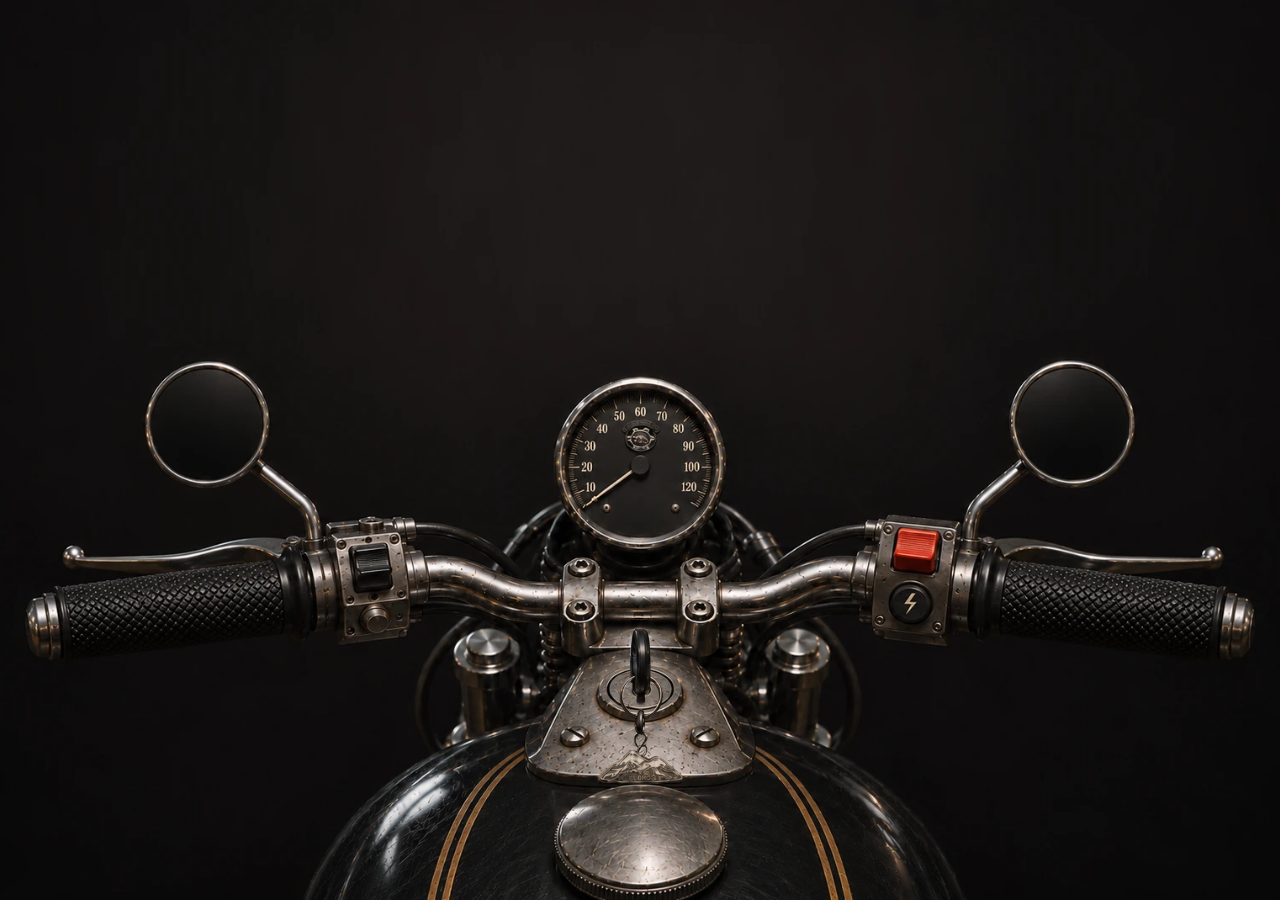
<file: index.html>
<!doctype html>
<html lang="ru" data-stage="off">
<head>
  <meta charset="utf-8">
  <meta name="viewport" content="width=device-width, initial-scale=1, viewport-fit=cover">
  <meta name="theme-color" content="#131312">
  <meta name="description" content="«Черепахи» MCC — минский мотоклуб, основанный в 2023 году. Принципы клуба, фотографии с дороги, маршруты по Беларуси и история мотодвижения.">
  <title>Черепахи MCC — мотоклуб в Минске</title>
  <link rel="icon" type="image/webp" href="assets/club-crest.webp">
  <link rel="preload" as="image" href="assets/cockpit-studio-portrait.webp" media="(max-aspect-ratio: 3/4)">
  <link rel="preload" as="image" href="assets/cockpit-studio-wide.webp" media="(aspect-ratio > 3/4)">
  <link rel="preload" as="image" href="assets/elbrus-key.webp">
  <link rel="preload" as="image" href="assets/elbrus-charm.webp">
  <link rel="preload" as="fetch" href="assets/harley-sportster.wav" crossorigin="anonymous">
  <link rel="stylesheet" href="scene.css?v=mcc-1">
  <link rel="stylesheet" href="club.css?v=journal-1">
  <script type="module" src="ignition.js?v=horn-2"></script>
  <script type="module" src="club.js?v=mcc-2"></script>
</head>
<body>
  <main>
    <section id="ride" aria-label="Чоппер. Вид с места водителя">
      <div id="road-world" aria-hidden="true">
        <picture>
          <source media="(orientation: landscape)" srcset="assets/ride-road-wide.webp">
          <img id="road-poster" src="assets/ride-road-portrait.webp" alt="" decoding="async">
        </picture>
      </div>
      <div id="ride-pose"><div id="camera">
        <canvas id="night" class="plate" aria-hidden="true"></canvas>
        <canvas id="day-bike" class="plate" aria-hidden="true"></canvas>
        <canvas id="grip-skin" class="part" aria-hidden="true"></canvas>
        <canvas id="dial" class="part" aria-hidden="true"></canvas>
        <canvas id="travel-dial" class="part" aria-hidden="true"></canvas>
        <canvas id="speed-needle" class="part" aria-hidden="true"></canvas>
        <span id="neutral" class="part" aria-hidden="true"><b>N</b></span>
        <span id="run-lamp" class="part" aria-hidden="true"></span>
        <canvas id="rocker-face" class="part" aria-hidden="true"></canvas>
        <span id="starter-cap" class="part" aria-hidden="true"></span>
        <div id="key-prop" class="part" aria-hidden="true">
          <img class="key-body" src="assets/elbrus-key.webp" alt="" draggable="false">
          <img class="key-fob" src="assets/elbrus-charm.webp" alt="" draggable="false">
        </div>
        <div id="controls" role="group" aria-label="Органы управления мотоциклом" inert>
          <button id="key" type="button" class="hotspot" aria-label="Ключ зажигания" aria-description="На кольце горный брелок Elbrus." aria-pressed="false"></button>
          <button id="rocker" type="button" class="hotspot" aria-label="Красная клавиша двигателя" aria-pressed="false"></button>
          <button id="starter" type="button" class="hotspot" aria-label="Стартер"></button>
          <button id="throttle" type="button" class="hotspot" aria-label="Ручка газа" disabled></button>
          <button id="horn" type="button" class="hotspot" aria-label="Звуковой сигнал" hidden></button>
        </div>
      </div></div>
      <div id="ride-title" inert aria-hidden="true">
        <img class="ride-crest" src="assets/club-crest.webp" width="472" height="480" alt="Эмблема «Черепах»" draggable="false">
        <h1 class="ride-motto"><small>Черепахи MCC · Минск</small> <span>Братство</span> <span>Дорога</span> <span>Свобода</span></h1>
        <a class="scroll-cue" href="#about" aria-label="О клубе «Черепахи» MCC">
          <svg viewBox="0 0 32 32" fill="none" stroke="currentColor" stroke-width="2.2" stroke-linecap="round" stroke-linejoin="round" aria-hidden="true"><path d="M16 4v23M5 16l11 11 11-11"/></svg>
        </a>
      </div>
      <p id="status" class="sr-only" role="status" aria-live="polite" aria-atomic="true"></p>
      <noscript><p class="fallback">Для запуска мотоцикла включи JavaScript в браузере. Статьи можно читать сразу. <a href="history/">История мотодвижения</a> · <a href="signals/">Знаки мотоциклистов</a> · <a href="group-riding/">Как двигаться в колонне</a></p></noscript>
    </section>

    <div id="club-content" hidden inert>
      <header class="club-bar">
        <div class="wrap bar-inner">
          <a class="club-name" href="#about" aria-label="О мотоклубе «Черепахи» MCC, Минск">
            <img src="assets/club-crest.webp" width="44" height="45" alt="">
            <span><strong>Черепахи</strong><small>MCC · Минск</small></span>
          </a>
          <button id="menu-toggle" type="button" aria-controls="club-nav" aria-expanded="false">Меню <span aria-hidden="true"></span></button>
          <nav id="club-nav" aria-label="Разделы клуба">
            <a href="#about">О клубе</a><a href="#principles">Принципы</a><a href="#together">Виды клубов</a><a href="history/">История</a><a href="#journal">Журнал</a><a href="#gallery">Фото</a><a href="#rides">Маршруты</a>
          </nav>
        </div>
      </header>
      <section class="chapter about" id="about" aria-labelledby="about-title">
        <div class="wrap about-layout">
          <div class="about-copy">
            <p class="kicker">Минск · с 26 ноября 2023 года</p>
            <h2 id="about-title">Черепахи MCC</h2>
            <p class="intro">Мы начинали на малокубатурных мотоциклах. До сих пор любим ездить по Беларуси без спешки.</p>
            <p>Мы не такие жёсткие, как MC. Маршрут обсуждаем перед выездом. В дороге колонну ведёт капитан.</p>
          </div>
          <figure class="club-portrait">
            <img src="assets/club-meetup.webp" alt="Участники клуба в чёрных жилетах с вышитыми черепахами на спинах" width="1080" height="1440" loading="lazy">
            <figcaption>Клубные цвета «Черепах».</figcaption>
          </figure>
        </div>
      </section>
      <section class="chapter club-way" id="principles" aria-labelledby="principles-title">
        <div class="wrap">
          <div class="guide-heading">
            <h2 id="principles-title">Принципы клуба</h2>
            <p>За общим столом каждый может высказаться. Разногласия разбираем между собой. Политические и религиозные споры оставляем за пределами клуба.</p>
          </div>
          <div class="club-exchange">
            <div>
              <h3>Взаимовыручка</h3>
              <p>Если у товарища сломался мотоцикл, останавливаемся. Помогаем с ремонтом или ищем, как вывезти технику. Незнакомому мотоциклисту на обочине помогаем так же.</p>
              <p>Если у кого-то из наших беда дома, выручаем кто чем может — делом или деньгами.</p>
            </div>
            <div>
              <h3>Обязательства</h3>
              <p>Платим взносы, приезжаем на обязательные сборы, дежурим в лагере. Клубный дом содержим сами.</p>
              <p>Семья и работа иногда меняют планы на выезд. В таком случае заранее предупреждаем тех, кому дали слово.</p>
            </div>
          </div>
          <div class="club-council">
            <h3>Как устроен клуб</h3>
            <div>
              <p>На собрании голосуют полноправные члены клуба. Они выбирают Совет, который разбирает важные и спорные вопросы. Заседания Совета ведёт президент.</p>
              <details class="club-roles">
                <summary>Кто за что отвечает</summary>
                <dl>
                  <div><dt>Президент</dt><dd>Руководит клубом и Советом, представляет «Черепах» на встречах с другими клубами.</dd></div>
                  <div><dt>Вице-президент</dt><dd>Ведёт дела клубного дома, работает с кандидатами, замещает президента.</dd></div>
                  <div><dt>Дорожный капитан</dt><dd>Планирует маршрут, выбирает места остановок и задаёт темп колонны.</dd></div>
                  <div><dt>Сержант по безопасности</dt><dd>Отвечает за порядок на встречах и за дежурства в лагере.</dd></div>
                  <div><dt>Секретарь</dt><dd>Организует собрания и записывает решения.</dd></div>
                  <div><dt>Казначей</dt><dd>Ведёт общую кассу и отчитывается за расходы.</dd></div>
                </dl>
              </details>
              <details id="contact" class="club-roles">
                <summary>Членство</summary>
                <p>Гости ездят с клубом по приглашению. Кандидатский срок перед вступлением — не меньше одного мотосезона.</p>
              </details>
            </div>
          </div>
        </div>
      </section>
      <section class="chapter club-guide" id="together" aria-labelledby="together-title">
        <div class="wrap">
          <div class="guide-heading">
            <h2 id="together-title">Какие бывают мотоклубы</h2>
            <p>Буквы в названии обозначают формат объединения. Условия приёма, обязанности участников и порядок выездов каждый клуб определяет сам.</p>
          </div>
          <dl class="club-types">
            <div>
              <dt><span class="type-code" lang="en">MCC</span> Мотоклуб</dt>
              <dd><span class="type-name" lang="en">Motor Cycle Club</span>Постоянный состав, совместные поездки и клубные дела. К этому формату относятся «Черепахи». У нас есть выборный Совет, взносы и кандидатский срок.</dd>
            </div>
            <div>
              <dt><span class="type-code" lang="en">MC</span> Традиционный мотоклуб</dt>
              <dd><span class="type-name" lang="en">Motorcycle Club</span>Традиционная иерархия и поэтапный приём. Полные клубные «цвета» — комплект нашивок — обычно получают после кандидатского срока.</dd>
            </div>
            <div>
              <dt><span class="type-code" lang="en">FG</span> Фри-группа</dt>
              <dd><span class="type-name" lang="en">Free Group</span>Свободные мотоциклисты договариваются о выездах между собой, часто без должностей и взносов. Возможны свои «цвета», как у гродненских Nashorn Free Riders.</dd>
            </div>
            <div>
              <dt><span class="type-code" lang="en">RC</span> Клуб совместных поездок</dt>
              <dd><span class="type-name" lang="en">Riding Club</span>Участников объединяют прежде всего выезды. Клуб назначает маршрут и точку сбора. В Southern Cruisers участвуют мотоциклисты на машинах разных марок.</dd>
            </div>
            <div>
              <dt><span class="type-code" lang="en">MG</span> Мотогруппа</dt>
              <dd><span class="type-name" lang="en">Moto Group</span>Компания мотоциклистов, которых объединяет город или общий интерес. Немецкая MG Mandern, например, проводит ежемесячные встречи.</dd>
            </div>
            <div>
              <dt><span class="type-code" lang="en">OC / OG</span> Клуб владельцев</dt>
              <dd><span class="type-name" lang="en">Owners Club / Owners Group</span>Объединение владельцев одной марки или модели. Участники обмениваются опытом обслуживания своих машин и ездят вместе. Пример — Harley Owners Group.</dd>
            </div>
          </dl>
          <details class="guide-sources">
            <summary>Источники и примеры</summary>
            <ul>
              <li><a href="https://www.ivhog.org/how-motorcycle-clubs-work-a-beginners-guide/">Обозначения клубов — Indian Valley H.O.G.</a></li>
              <li><a href="https://nashorn.ucoz.com/index/0-2">О статусе FG — Nashorn Free Riders</a></li>
              <li><a href="https://www.scrcnwa.com/faq/">Как проходят выезды Southern Cruisers</a></li>
              <li><a href="https://mgmandern.de/index.php/ueber-uns/">Встречи мотогруппы Mandern</a></li>
              <li><a href="https://www.harley-davidson.com/gb/en/content/hog/local-chapters.html">Отделения Harley Owners Group</a></li>
            </ul>
          </details>
        </div>
      </section>
      <section class="chapter history-teaser" aria-labelledby="history-title">
        <div class="wrap">
          <div class="guide-heading">
            <div><p class="kicker">Фотоистория</p><h2 id="history-title">Как зародилось мотодвижение</h2></div>
            <div><p>Первые клубные пробеги, гонки на острове Мэн, лондонский Ace Cafe и минский М1А. Восемь глав с архивными фотографиями и снимками музейных машин.</p><a class="text-link" href="history/">Фотоистория · 43 фотографии&nbsp; →</a></div>
          </div>
          <figure>
            <a href="history/#clubs" aria-label="Открыть главу о первых мотоклубах"><img src="history/media/los-angeles-preview.webp" width="1100" height="210" alt="Лос-Анджелесский мотоклуб выстроился на набережной Вениса в 1911 году" loading="lazy"></a>
            <figcaption>Лос-Анджелесский мотоклуб в Венисе, 1911 год. West Coast Art Co. · <a href="https://www.loc.gov/pictures/item/2007661915">Библиотека Конгресса США</a> · <a href="https://commons.wikimedia.org/wiki/File:Los_Angeles_Motorcycle_Club_at_Venice,_Calif_LCCN2007661915.tif#Licensing">Общественное достояние</a></figcaption>
          </figure>
        </div>
      </section>
      <section class="chapter journal" id="journal" aria-labelledby="journal-title">
        <div class="wrap journal-layout">
          <h2 id="journal-title">Журнал клуба</h2>
          <div class="journal-links">
            <a href="signals/"><span><strong>Знаки мотоциклистов</strong><small>Три сигнала по ПДД Беларуси и жесты для группы. Схемы со спины.</small></span><b aria-hidden="true">→</b></a>
            <a href="group-riding/"><span><strong>Как двигаться в колонне</strong><small>Шахматный строй, дистанция и порядок действий, если группу разделил светофор.</small></span><b aria-hidden="true">→</b></a>
          </div>
        </div>
      </section>
      <section class="chapter gallery" id="gallery" aria-labelledby="gallery-title">
        <div class="wrap">
          <div class="gallery-heading"><h2 id="gallery-title">В дороге</h2><div class="gallery-scroll" aria-label="Прокрутка галереи">
            <button type="button" id="strip-prev" aria-label="Предыдущая фотография" class="icon-button chev prev"></button>
            <button type="button" id="strip-next" aria-label="Следующая фотография" class="icon-button chev"></button>
          </div></div>
          <div class="gallery-grid" id="photo-strip">
            <figure><button class="photo" type="button" aria-label="Открыть фото «Перед выездом»"><img src="assets/club-parking-lineup.webp" width="1440" height="1081" alt="Синий и красный круизеры рядом с турерами на стоянке" loading="lazy"></button><figcaption>Перед выездом</figcaption></figure>
            <figure><button class="photo" type="button" aria-label="Открыть фото «Остановка колонны»"><img src="assets/club-road-ride.webp" width="1080" height="1440" alt="Мотоциклисты остановились у обочины загородной дороги" loading="lazy"></button><figcaption>Остановка колонны</figcaption></figure>
            <figure><button class="photo" type="button" aria-label="Открыть фото «Два круизера на стоянке»"><img src="assets/club-parking-pair.webp" width="1081" height="1440" alt="Два круизера с дорожными кофрами на парковке" loading="lazy"></button><figcaption>Два круизера на стоянке</figcaption></figure>
            <figure><button class="photo" type="button" aria-label="Открыть фото «Наши цвета»"><img src="assets/club-meetup.webp" width="1080" height="1440" alt="Мотоциклисты в жилетах с клубными нашивками у здания" loading="lazy"></button><figcaption>Наши цвета</figcaption></figure>
            <figure><button class="photo" type="button" aria-label="Открыть фото «На привале»"><img src="assets/club-curbside.webp" width="1081" height="1440" alt="Ряд мотоциклов с дорожными сумками вдоль тротуара" loading="lazy"></button><figcaption>На привале</figcaption></figure>
          </div>
        </div>
      </section>
      <section class="chapter rides" id="rides" aria-labelledby="rides-title">
        <div class="wrap">
          <div class="rides-heading"><h2 id="rides-title">Маршруты из Минска</h2><p>Четыре варианта по Беларуси на один или два дня. Продолжительность указана с учётом обратной дороги.</p></div>
          <div class="routes">
            <details>
              <summary><span class="duration">1 день</span><strong>Мир и Несвиж</strong><i aria-hidden="true"></i></summary>
              <div class="route-body"><p>Круг через Мир и Несвиж с возвращением в Минск к вечеру. Первая остановка у Мирского замка.</p></div>
            </details>
            <details>
              <summary><span class="duration">2 дня</span><strong>Берега Нарочи</strong><i aria-hidden="true"></i></summary>
              <div class="route-body"><p>Через Мядель к Нарочи. Ночёвка у озера, обратный путь через Вилейку.</p></div>
            </details>
            <details>
              <summary><span class="duration">2 дня</span><strong>Браславские озёра</strong><i aria-hidden="true"></i></summary>
              <div class="route-body"><p>До Браслава через Глубокое. На второй день — местные дороги между озёрами и возвращение в Минск.</p></div>
            </details>
            <details>
              <summary><span class="duration">1 день</span><strong>Налибокская пуща</strong><i aria-hidden="true"></i></summary>
              <div class="route-body"><p>Через Ивенец к Налибокской пуще. Остановка у леса, обратный путь засветло.</p></div>
            </details>
          </div>
        </div>
      </section>
      <footer><div class="wrap footer-inner"><span>«Черепахи» MCC · Минск · с 2023 года</span><a href="#ride">К мотоциклу</a><button id="reset" type="button">Заглушить мотор</button></div></footer>
    </div>
  </main>
  <button id="speaker" class="utility" type="button" aria-label="Выключить звук" title="Выключить звук" aria-pressed="true" hidden>
    <svg viewBox="0 0 24 24" fill="none" stroke="currentColor" stroke-width="1.55" stroke-linecap="round" stroke-linejoin="round" aria-hidden="true"><path d="M3 9h4l5-4v14l-5-4H3z"/><g class="waves"><path d="M15.6 8.6a5 5 0 0 1 0 6.8M18.3 5.9a8.8 8.8 0 0 1 0 12.2"/></g><path class="slash" d="m16.2 9.1 5.2 5.8m0-5.8-5.2 5.8"/></svg>
  </button>
  <dialog id="lightbox" aria-label="Фотографии мотоклуба">
    <button class="icon-button close-photo" type="button" aria-label="Закрыть фотографию" autofocus>×</button>
    <figure><img id="lightbox-img" alt=""><figcaption id="lightbox-caption"></figcaption></figure>
    <div class="lightbox-controls"><button type="button" class="icon-button chev prev" aria-label="Предыдущая фотография"></button><span id="photo-count" aria-live="polite"></span><button type="button" class="icon-button chev" aria-label="Следующая фотография"></button></div>
  </dialog>
</body>
</html>
</file>
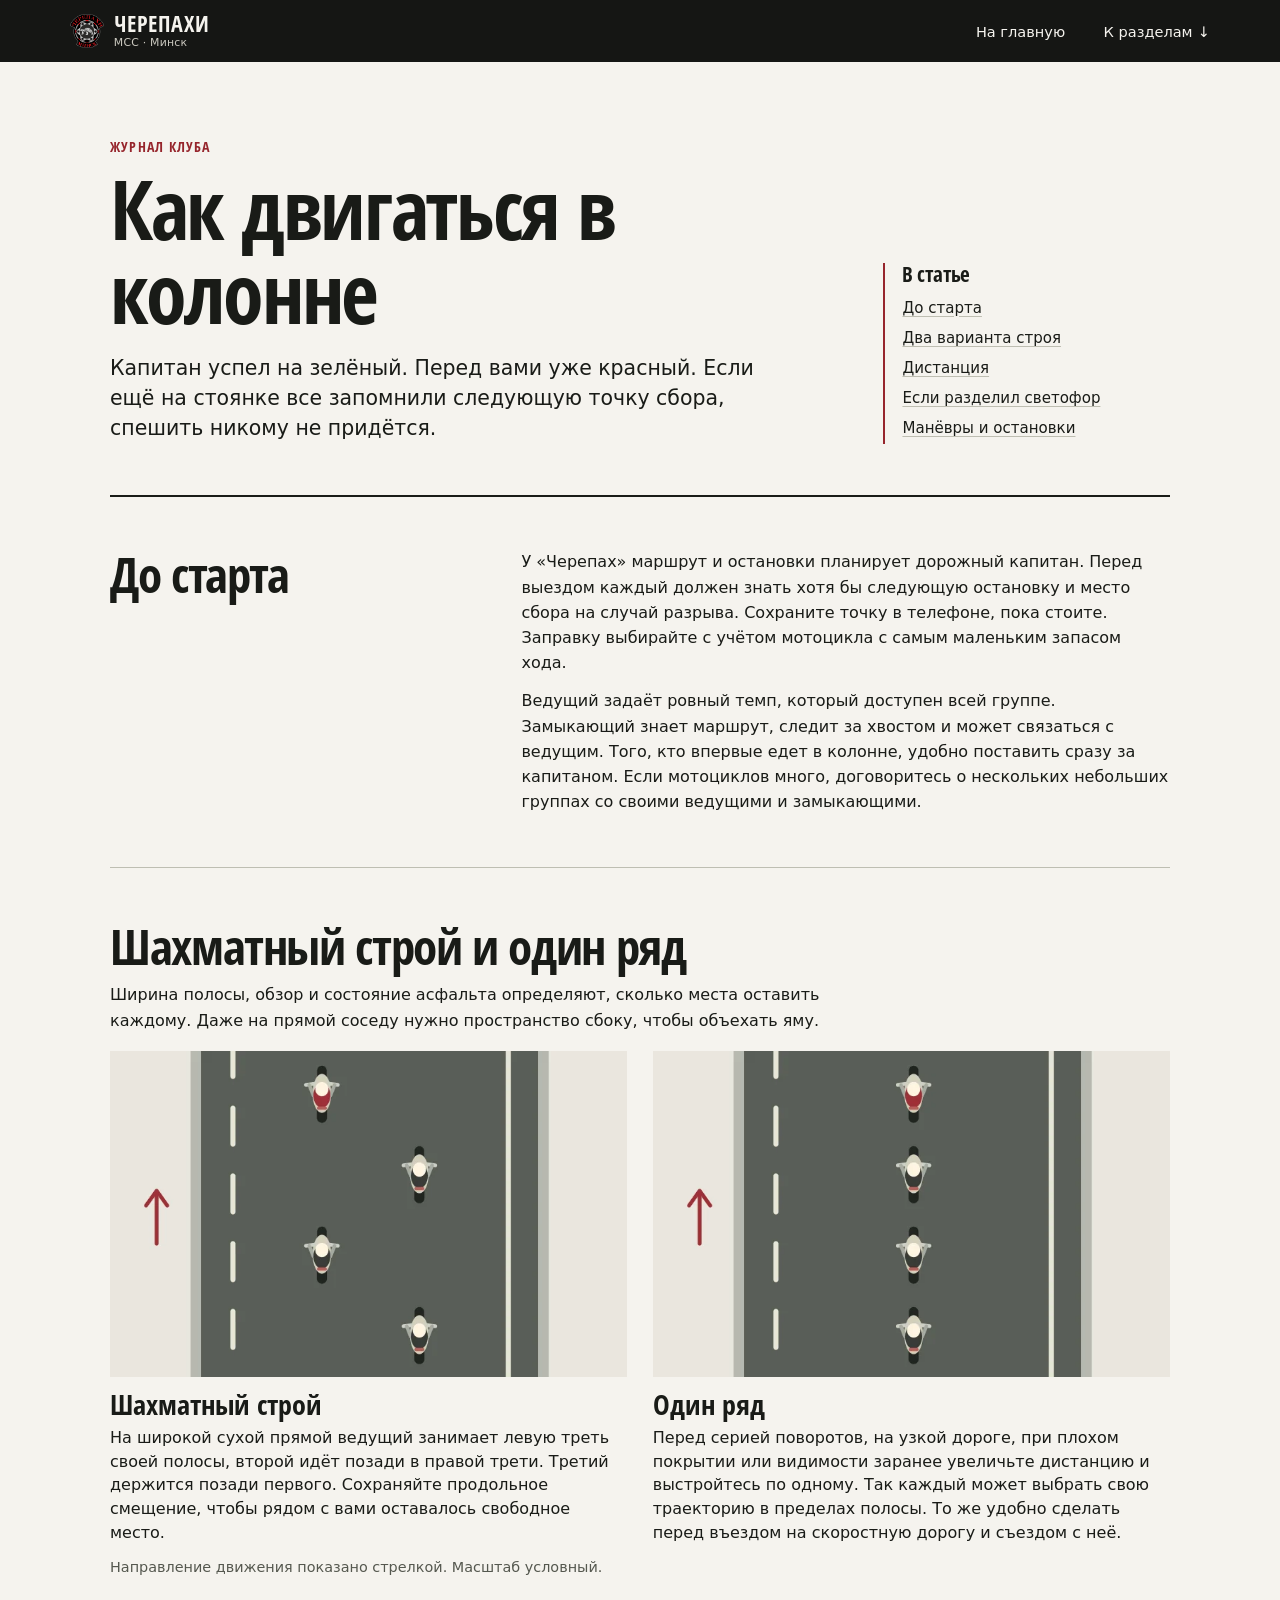
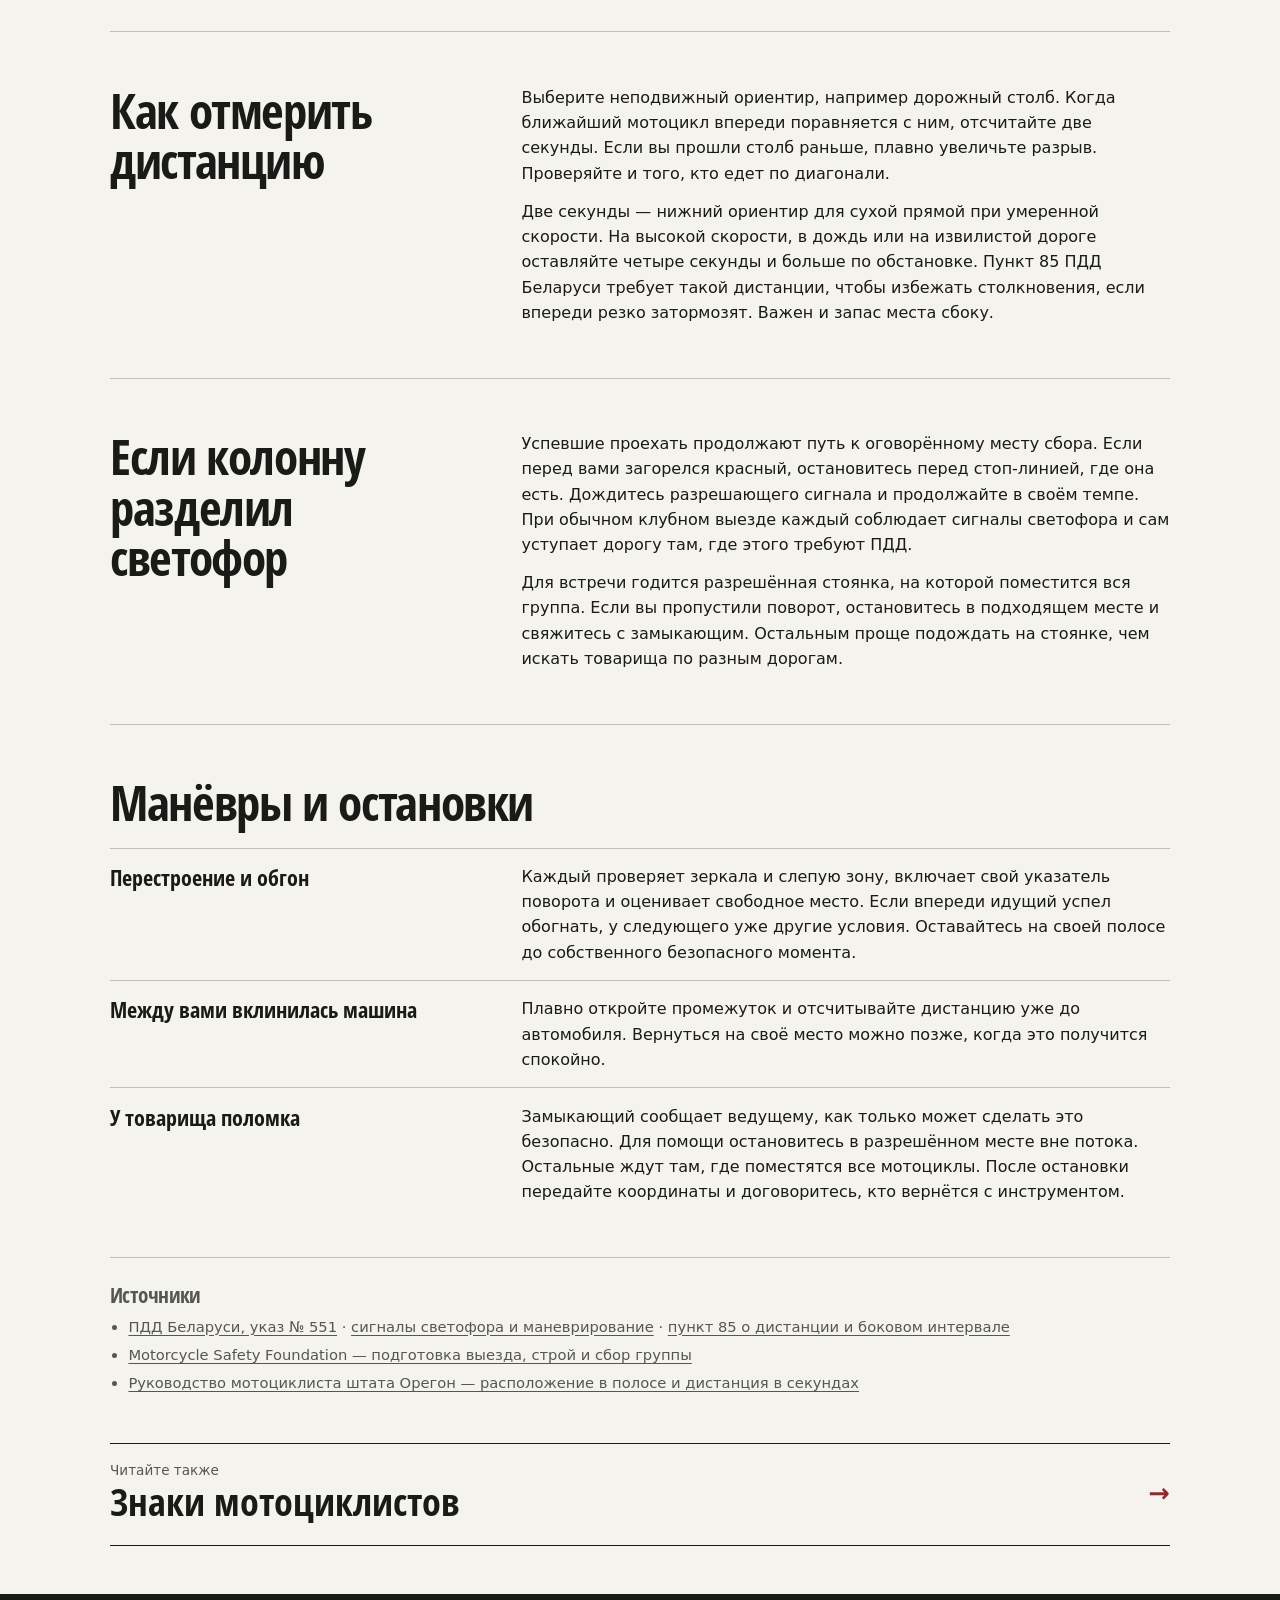
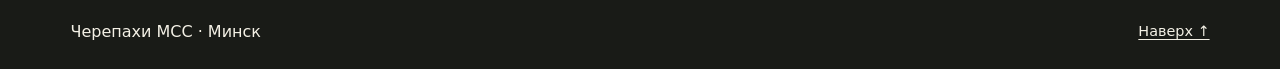
<file: group-riding/index.html>
<!doctype html>
<html lang="ru">
<head>
  <meta charset="utf-8">
  <meta name="viewport" content="width=device-width, initial-scale=1">
  <meta name="theme-color" content="#f5f3ee">
  <title>Как двигаться в колонне — Черепахи MCC</title>
  <meta name="description" content="Как выбрать место в мотоколонне, отмерить дистанцию и собраться после светофора. Шахматный строй и один ряд на схемах.">
  <meta property="og:type" content="article">
  <meta property="og:locale" content="ru_BY">
  <meta property="og:title" content="Как двигаться в колонне — Черепахи MCC">
  <meta property="og:description" content="От разговора перед стартом до точки сбора. Строй, дистанция, перекрёстки и остановки на клубном выезде.">
  <meta property="og:image" content="https://orkesterro-collab.github.io/Cherepahi-by/assets/club-road-ride.webp">
  <meta property="og:image:alt" content="Мотоциклисты на остановке во время выезда">
  <link rel="icon" href="../assets/club-crest.webp">
  <link rel="preload" as="font" href="../assets/club-condensed.woff" type="font/woff" crossorigin>
  <link rel="stylesheet" href="../history/history.css">
  <link rel="stylesheet" href="../riding.css">
</head>
<body>
  <a class="skip" href="#article">К статье</a>
  <header class="mast"><div class="shell mast-inner">
    <a class="brand" href="../"><img src="../assets/club-crest.webp" width="40" height="41" alt=""><span><strong>Черепахи</strong><small>MCC · Минск</small></span></a>
    <nav aria-label="Навигация"><a href="../">На главную</a><a href="#contents">К разделам <span aria-hidden="true">↓</span></a></nav>
  </div></header>

  <main id="article"><article class="shell riding-guide">
    <header class="guide-cover">
      <div>
        <p class="period">Журнал клуба</p>
        <h1>Как двигаться в колонне</h1>
        <p class="guide-lead">Капитан успел на зелёный. Перед вами уже красный. Если ещё на стоянке все запомнили следующую точку сбора, спешить никому не придётся.</p>
      </div>
      <nav id="contents" class="guide-index" aria-label="Содержание статьи">
        <h2>В статье</h2>
        <a href="#before">До старта</a>
        <a href="#formation">Два варианта строя</a>
        <a href="#distance">Дистанция</a>
        <a href="#traffic-light">Если разделил светофор</a>
        <a href="#maneuvers">Манёвры и остановки</a>
      </nav>
    </header>

    <section id="before" class="guide-section prose-section" aria-labelledby="before-heading">
      <h2 id="before-heading">До старта</h2>
      <p>У «Черепах» маршрут и остановки планирует дорожный капитан. Перед выездом каждый должен знать хотя бы следующую остановку и место сбора на случай разрыва. Сохраните точку в телефоне, пока стоите. Заправку выбирайте с учётом мотоцикла с самым маленьким запасом хода.</p>
      <p>Ведущий задаёт ровный темп, который доступен всей группе. Замыкающий знает маршрут, следит за хвостом и может связаться с ведущим. Того, кто впервые едет в колонне, удобно поставить сразу за капитаном. Если мотоциклов много, договоритесь о нескольких небольших группах со своими ведущими и замыкающими.</p>
    </section>

    <section id="formation" class="guide-section" aria-labelledby="formation-heading">
      <h2 id="formation-heading">Шахматный строй и один ряд</h2>
      <p>Ширина полосы, обзор и состояние асфальта определяют, сколько места оставить каждому. Даже на прямой соседу нужно пространство сбоку, чтобы объехать яму.</p>
      <div class="formation-grid">
        <figure>
          <img src="../assets/riding/staggered.webp" width="732" height="462" alt="Вид сверху. Внутри одной полосы ведущий впереди слева, второй позади справа, третий снова слева, четвёртый справа.">
          <figcaption><h3>Шахматный строй</h3><p>На широкой сухой прямой ведущий занимает левую треть своей полосы, второй идёт позади в правой трети. Третий держится позади первого. Сохраняйте продольное смещение, чтобы рядом с вами оставалось свободное место.</p></figcaption>
        </figure>
        <figure>
          <img src="../assets/riding/single-file.webp" width="732" height="462" alt="Вид сверху. Четыре мотоцикла один за другим в пределах одной полосы.">
          <figcaption><h3>Один ряд</h3><p>Перед серией поворотов, на узкой дороге, при плохом покрытии или видимости заранее увеличьте дистанцию и выстройтесь по одному. Так каждый может выбрать свою траекторию в пределах полосы. То же удобно сделать перед въездом на скоростную дорогу и съездом с неё.</p></figcaption>
        </figure>
      </div>
      <p class="diagram-note">Направление движения показано стрелкой. Масштаб условный.</p>
    </section>

    <section id="distance" class="guide-section prose-section" aria-labelledby="distance-heading">
      <h2 id="distance-heading">Как отмерить дистанцию</h2>
      <p>Выберите неподвижный ориентир, например дорожный столб. Когда ближайший мотоцикл впереди поравняется с ним, отсчитайте две секунды. Если вы прошли столб раньше, плавно увеличьте разрыв. Проверяйте и того, кто едет по диагонали.</p>
      <p>Две секунды — нижний ориентир для сухой прямой при умеренной скорости. На высокой скорости, в дождь или на извилистой дороге оставляйте четыре секунды и больше по обстановке. Пункт 85 ПДД Беларуси требует такой дистанции, чтобы избежать столкновения, если впереди резко затормозят. Важен и запас места сбоку.</p>
    </section>

    <section id="traffic-light" class="guide-section prose-section" aria-labelledby="light-heading">
      <h2 id="light-heading">Если колонну разделил светофор</h2>
      <p>Успевшие проехать продолжают путь к оговорённому месту сбора. Если перед вами загорелся красный, остановитесь перед стоп-линией, где она есть. Дождитесь разрешающего сигнала и продолжайте в своём темпе. При обычном клубном выезде каждый соблюдает сигналы светофора и сам уступает дорогу там, где этого требуют ПДД.</p>
      <p>Для встречи годится разрешённая стоянка, на которой поместится вся группа. Если вы пропустили поворот, остановитесь в подходящем месте и свяжитесь с замыкающим. Остальным проще подождать на стоянке, чем искать товарища по разным дорогам.</p>
    </section>

    <section id="maneuvers" class="guide-section" aria-labelledby="maneuvers-heading">
      <h2 id="maneuvers-heading">Манёвры и остановки</h2>
      <dl class="riding-list">
        <div><dt>Перестроение и обгон</dt><dd>Каждый проверяет зеркала и слепую зону, включает свой указатель поворота и оценивает свободное место. Если впереди идущий успел обогнать, у следующего уже другие условия. Оставайтесь на своей полосе до собственного безопасного момента.</dd></div>
        <div><dt>Между вами вклинилась машина</dt><dd>Плавно откройте промежуток и отсчитывайте дистанцию уже до автомобиля. Вернуться на своё место можно позже, когда это получится спокойно.</dd></div>
        <div><dt>У товарища поломка</dt><dd>Замыкающий сообщает ведущему, как только может сделать это безопасно. Для помощи остановитесь в разрешённом месте вне потока. Остальные ждут там, где поместятся все мотоциклы. После остановки передайте координаты и договоритесь, кто вернётся с инструментом.</dd></div>
      </dl>
    </section>

    <aside class="guide-sources" aria-label="Источники статьи">
      <h2>Источники</h2>
      <ul>
        <li><a href="https://pravo.by/document/?guid=3961&amp;p0=P30500551">ПДД Беларуси, указ № 551</a> · <a href="https://legaris.by/legal-base/traffic-rules-of-the-republic-of-belarus/">сигналы светофора и маневрирование</a> · <a href="https://propdd.by/theory/glava-10">пункт 85 о дистанции и боковом интервале</a></li>
        <li><a href="https://msf-usa.org/documents/library/group-riding/">Motorcycle Safety Foundation — подготовка выезда, строй и сбор группы</a></li>
        <li><a href="https://www.oregon.gov/odot/DMV/Pages/Online_Motorcycle_Moped_Manual/Section_8.aspx">Руководство мотоциклиста штата Орегон — расположение в полосе и дистанция в секундах</a></li>
      </ul>
    </aside>
    <a class="related-guide" href="../signals/"><span>Читайте также</span><strong>Знаки мотоциклистов</strong><b aria-hidden="true">→</b></a>
  </article></main>
  <footer><div class="shell"><span>Черепахи MCC · Минск</span><a href="#article">Наверх ↑</a></div></footer>
</body>
</html>
</file>
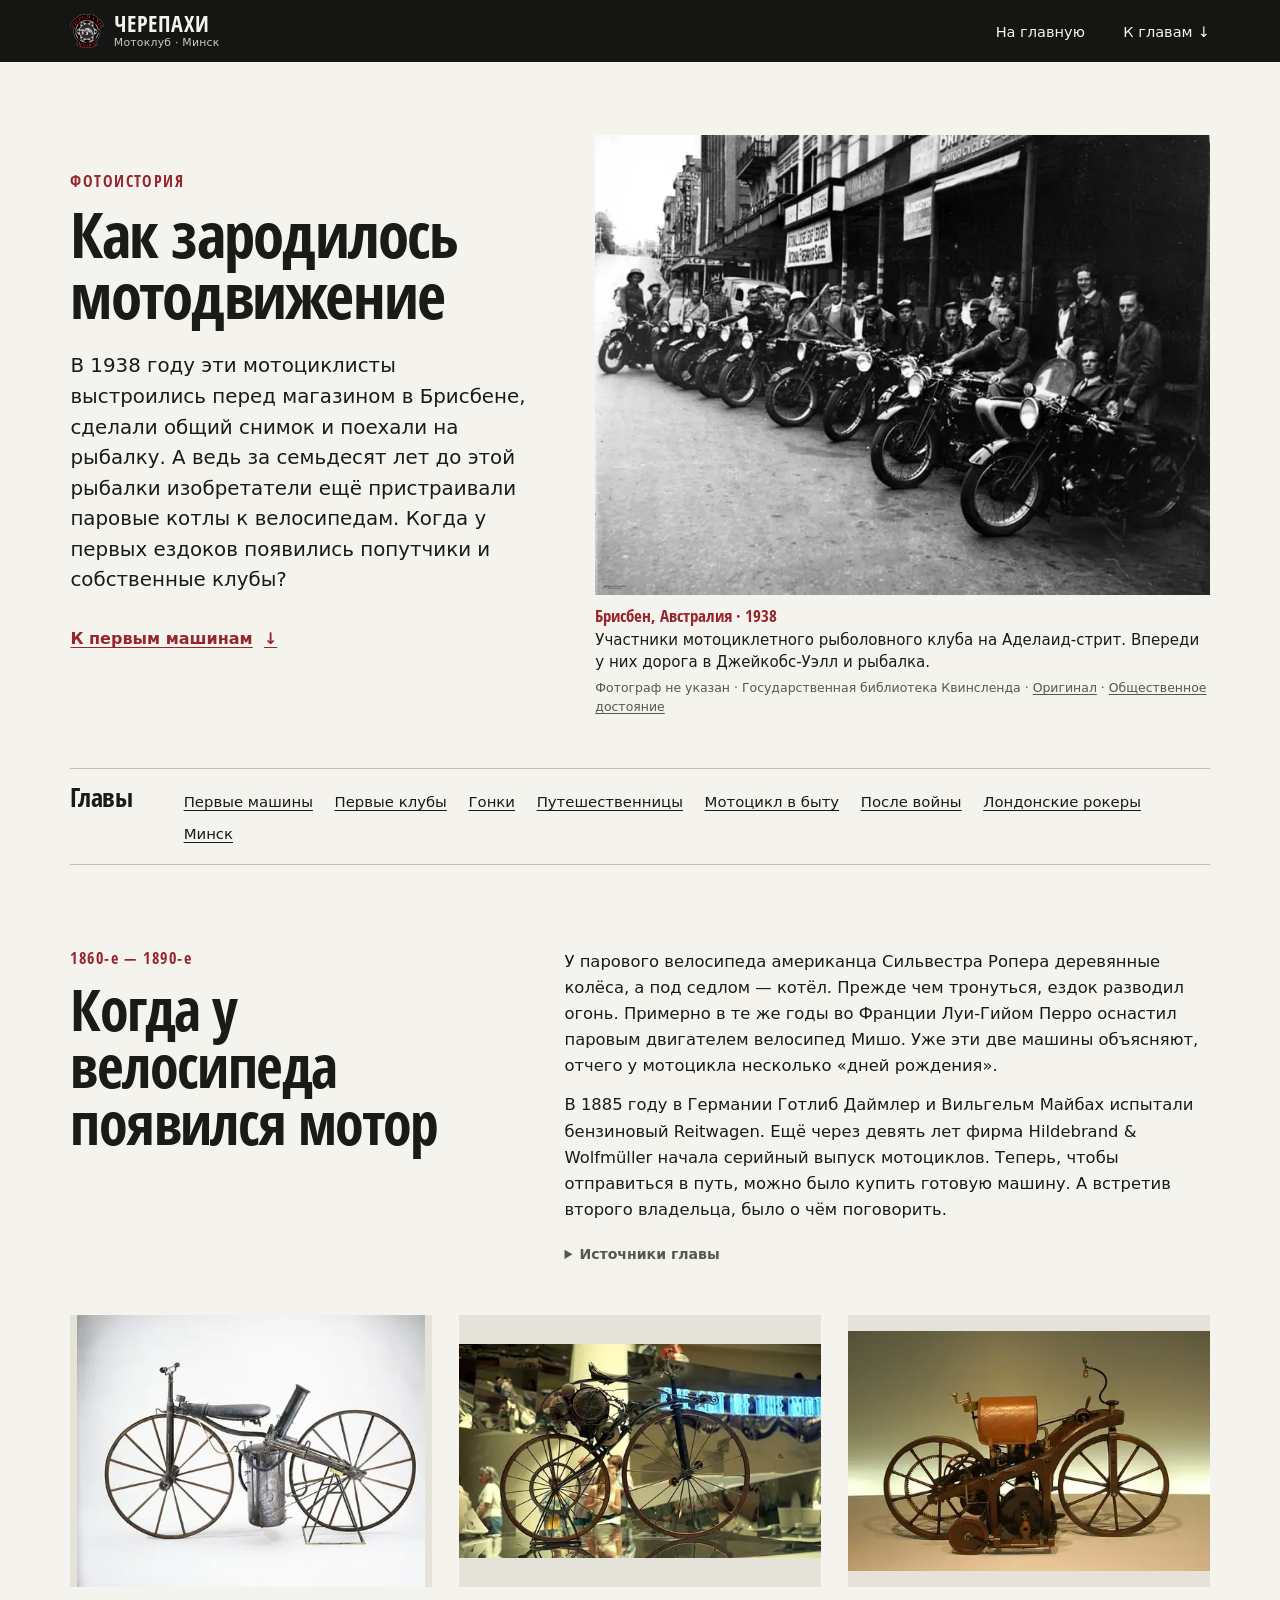
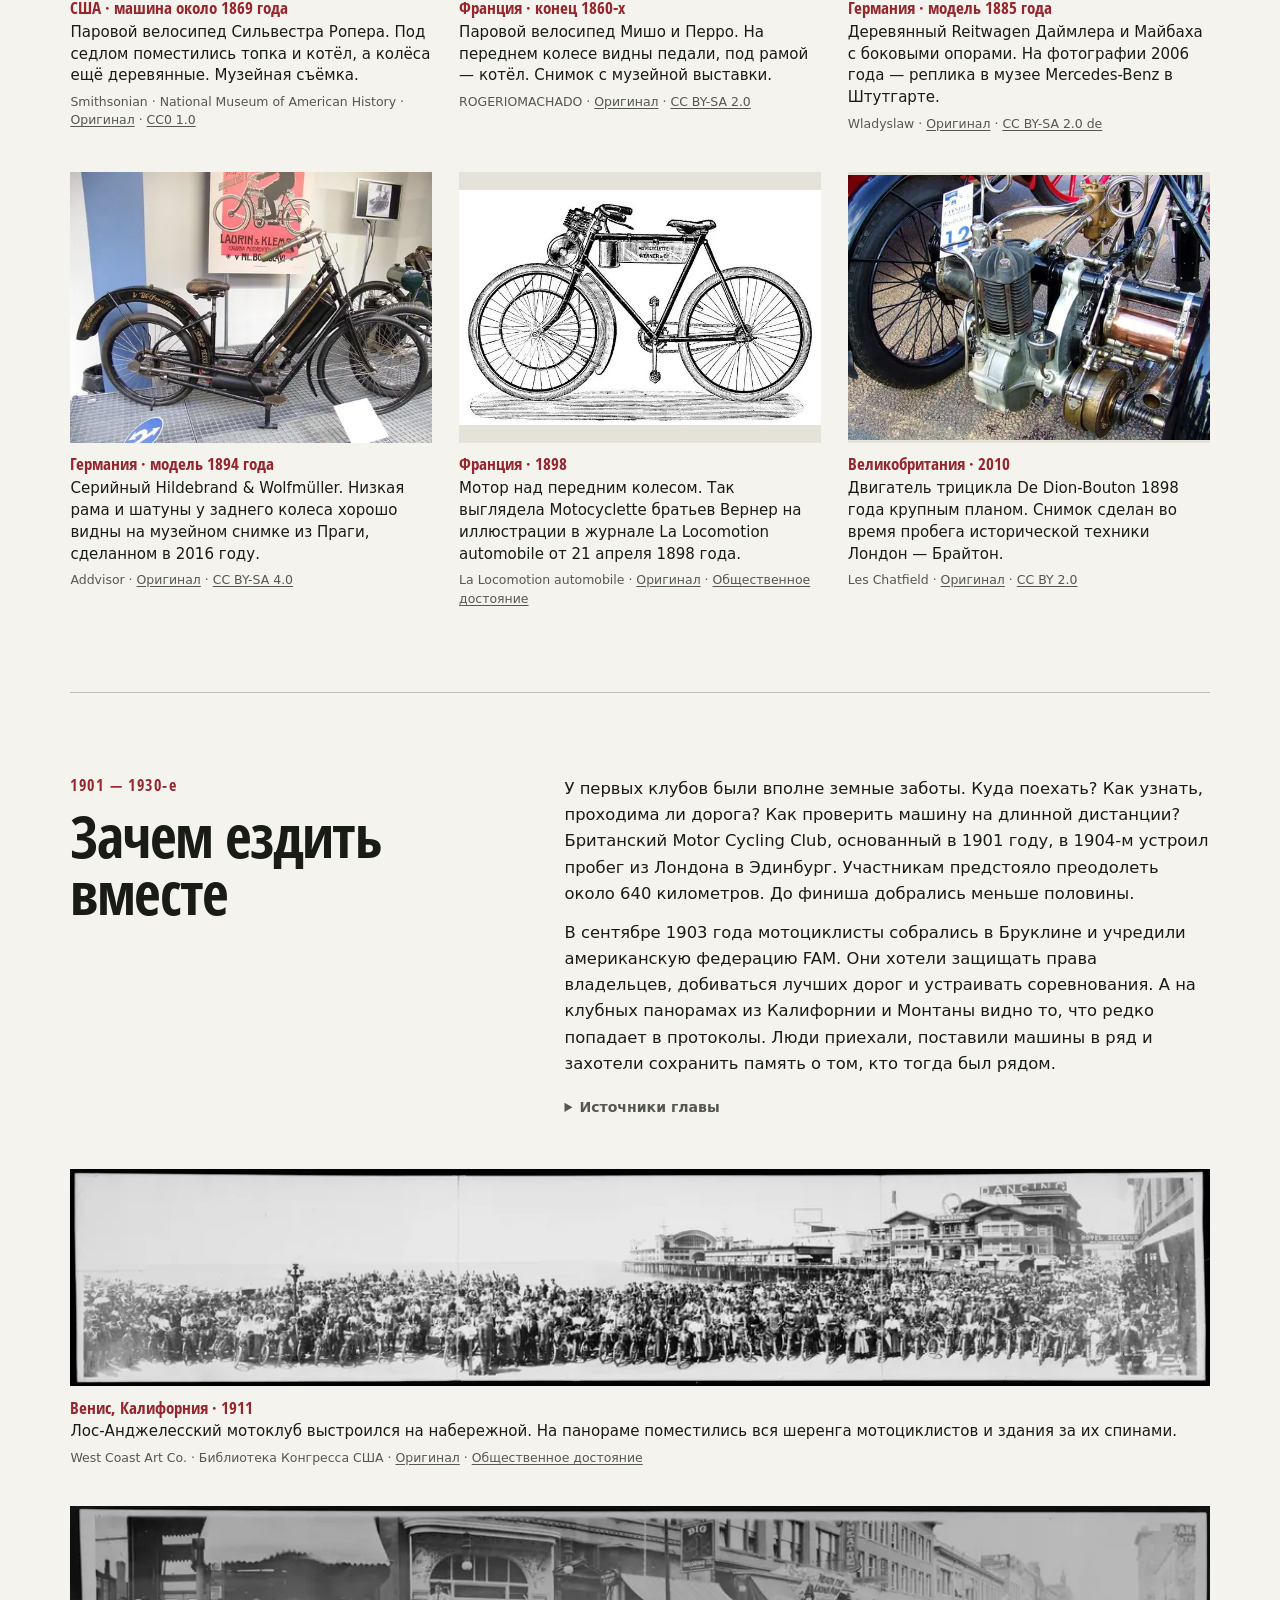
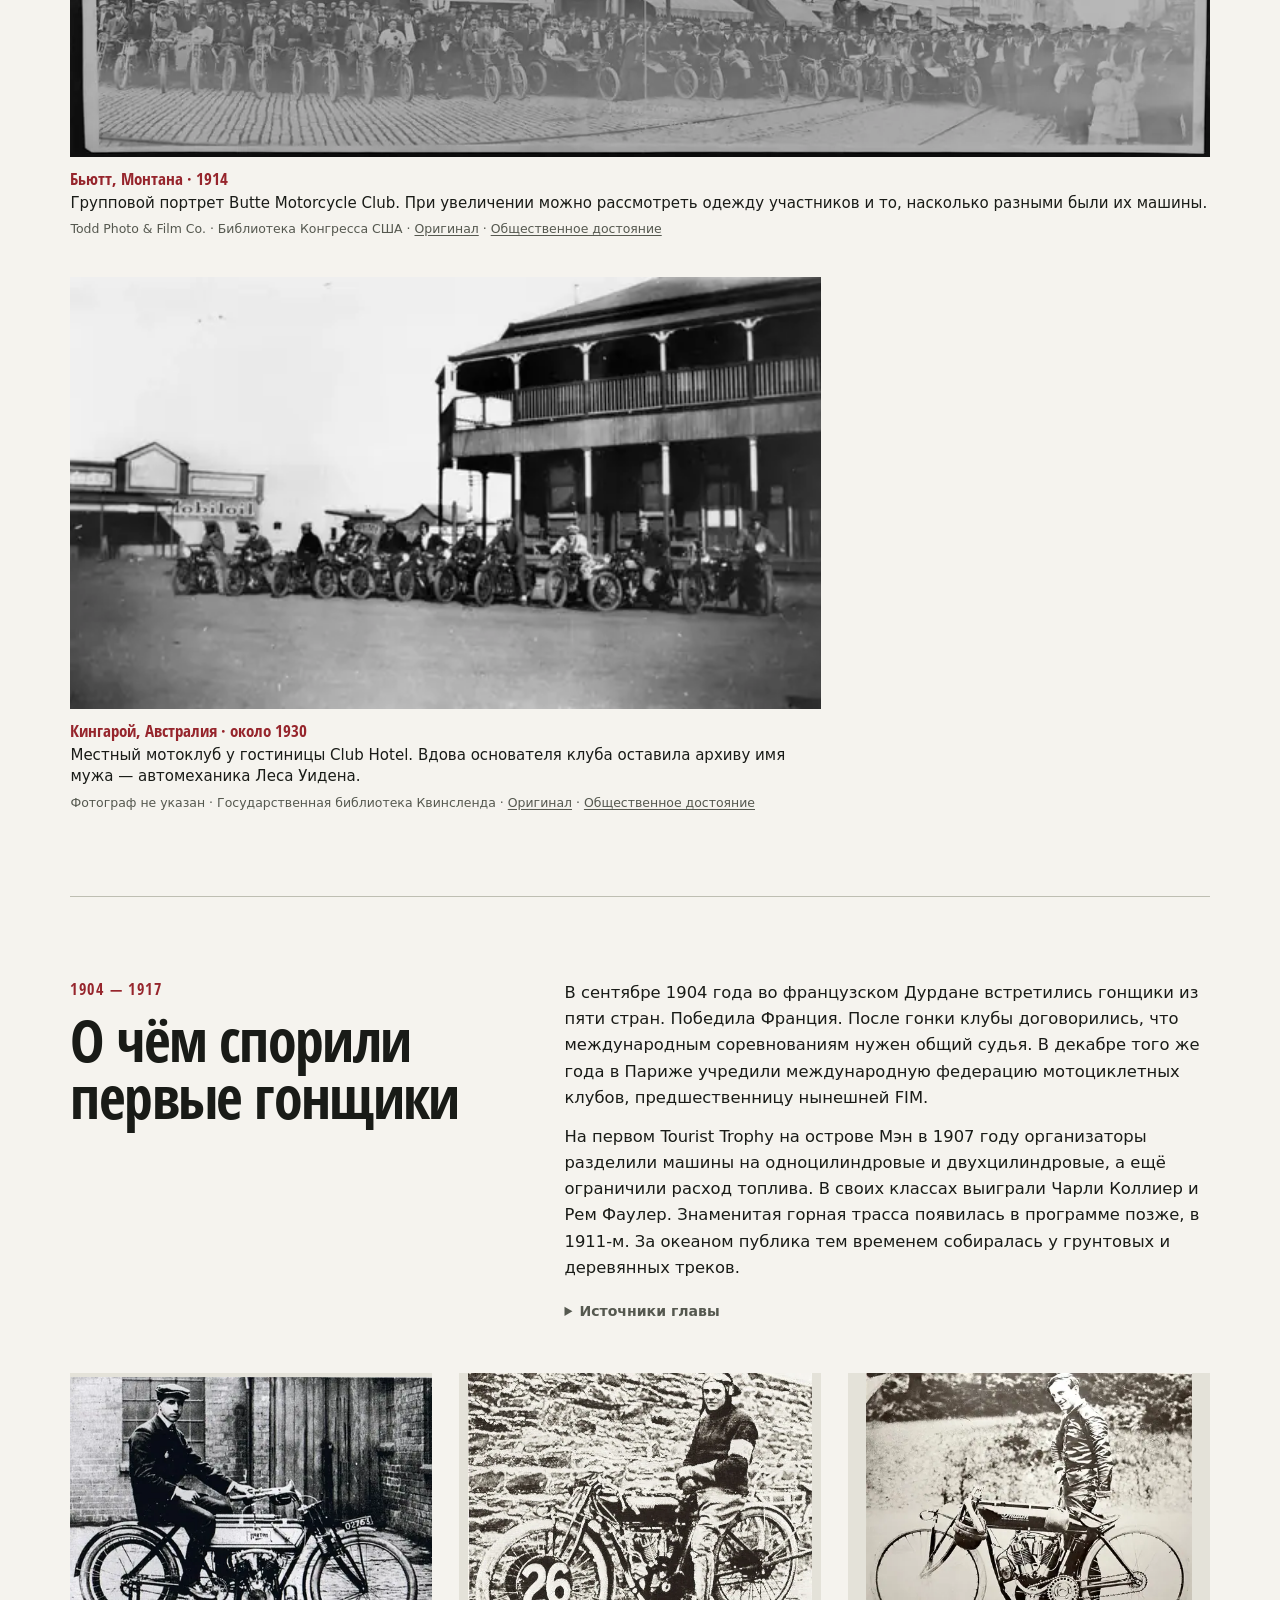
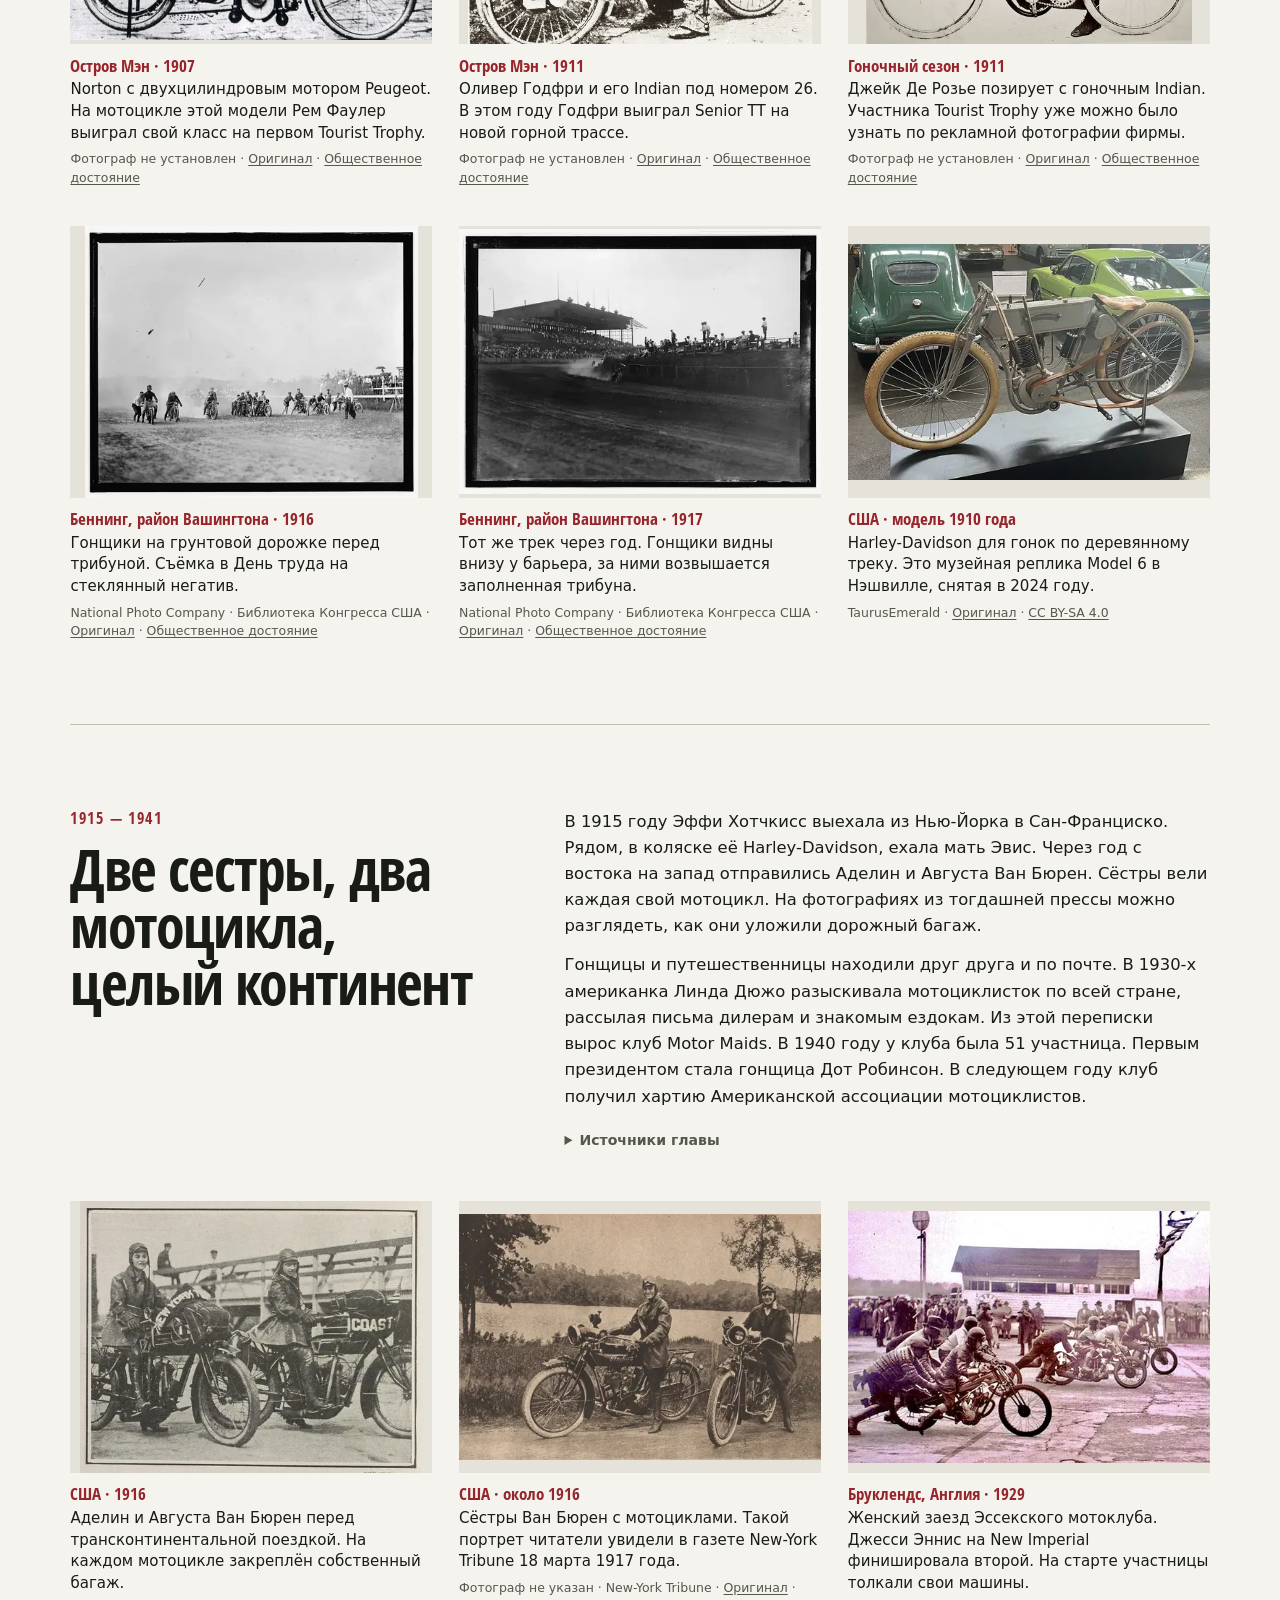
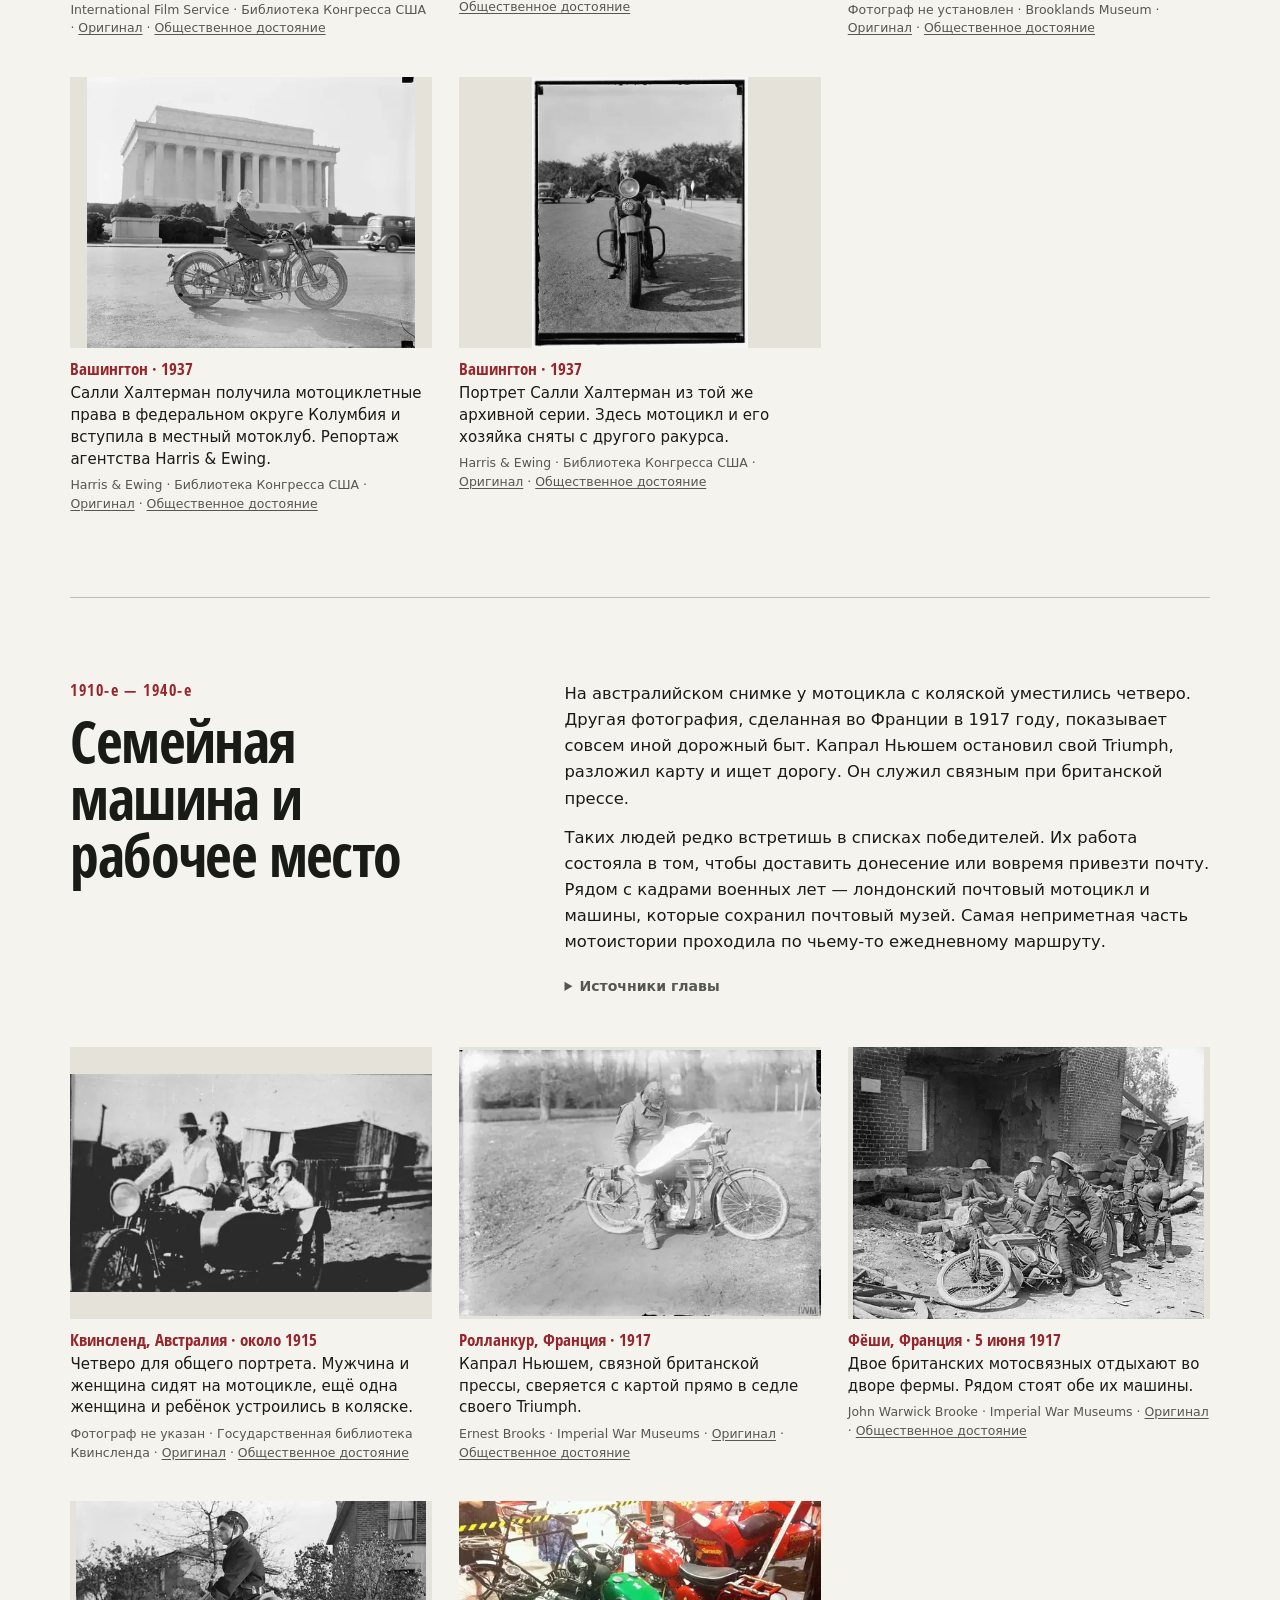
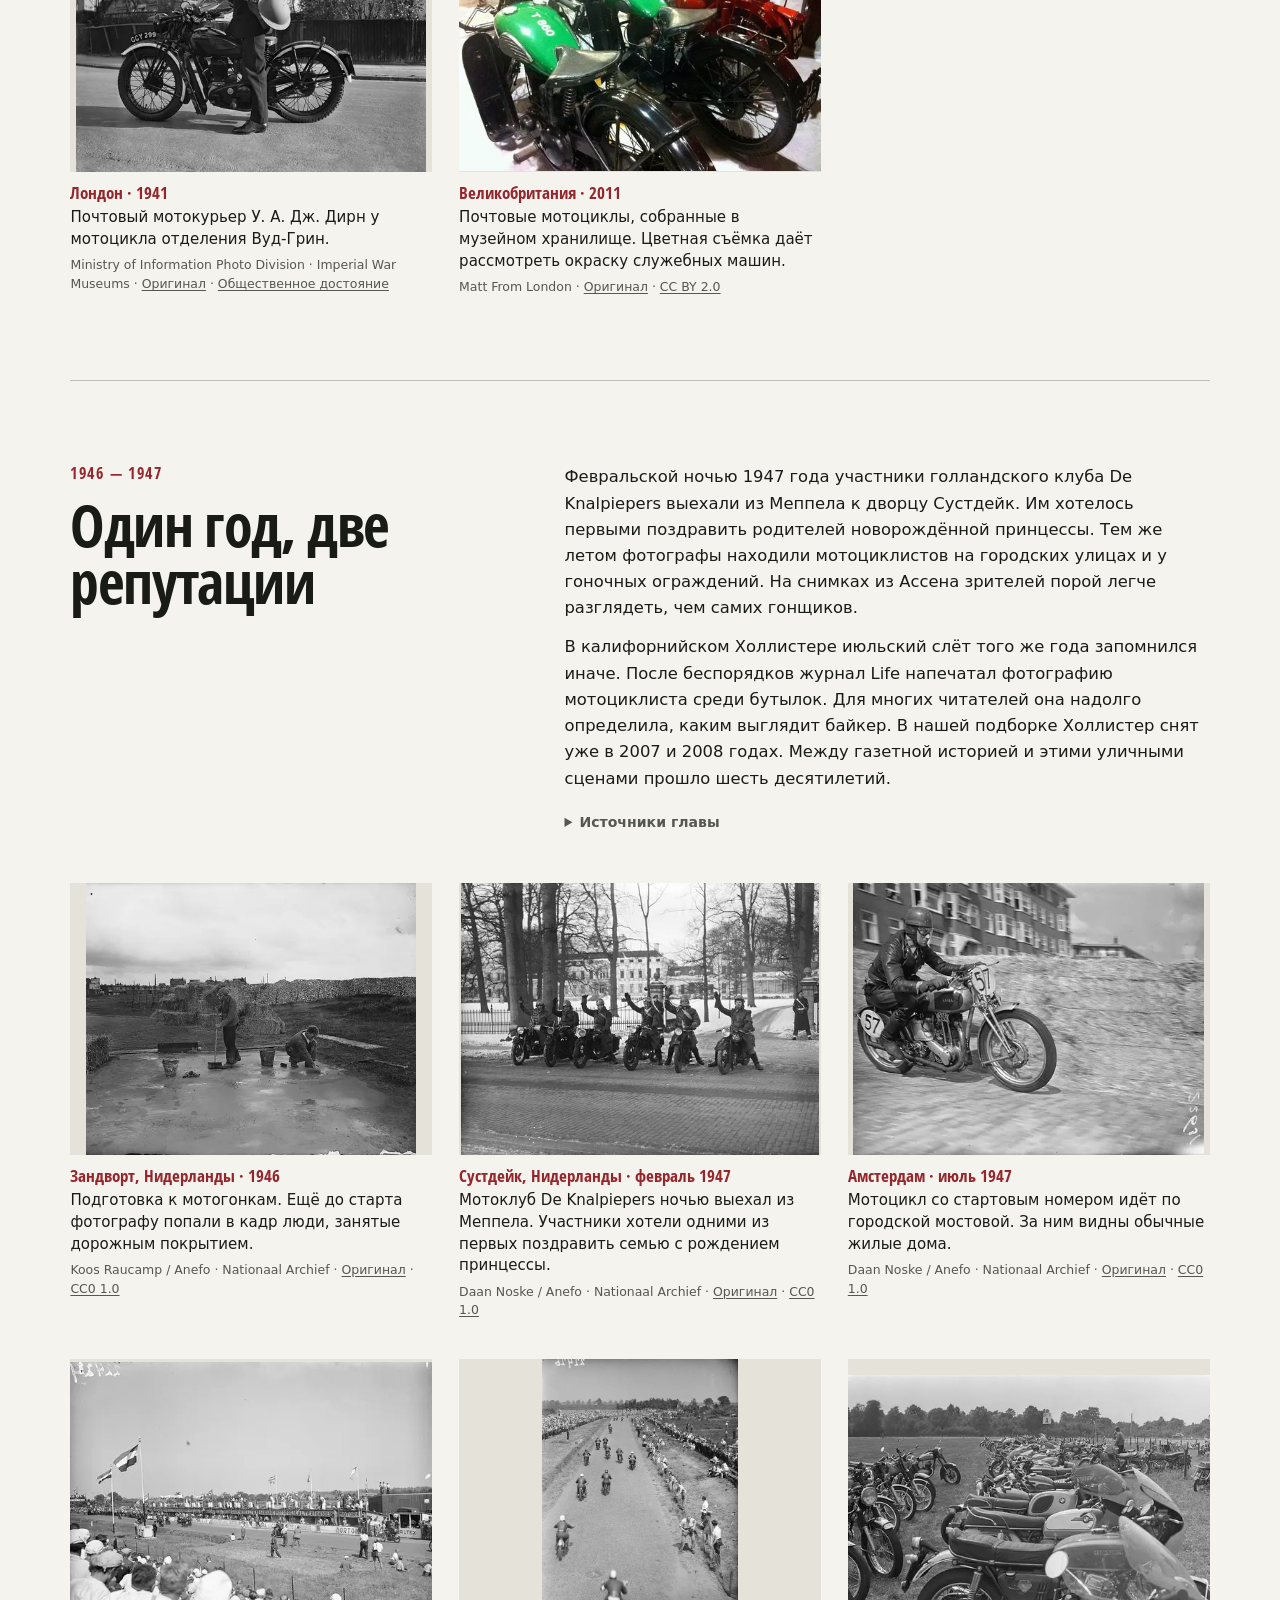
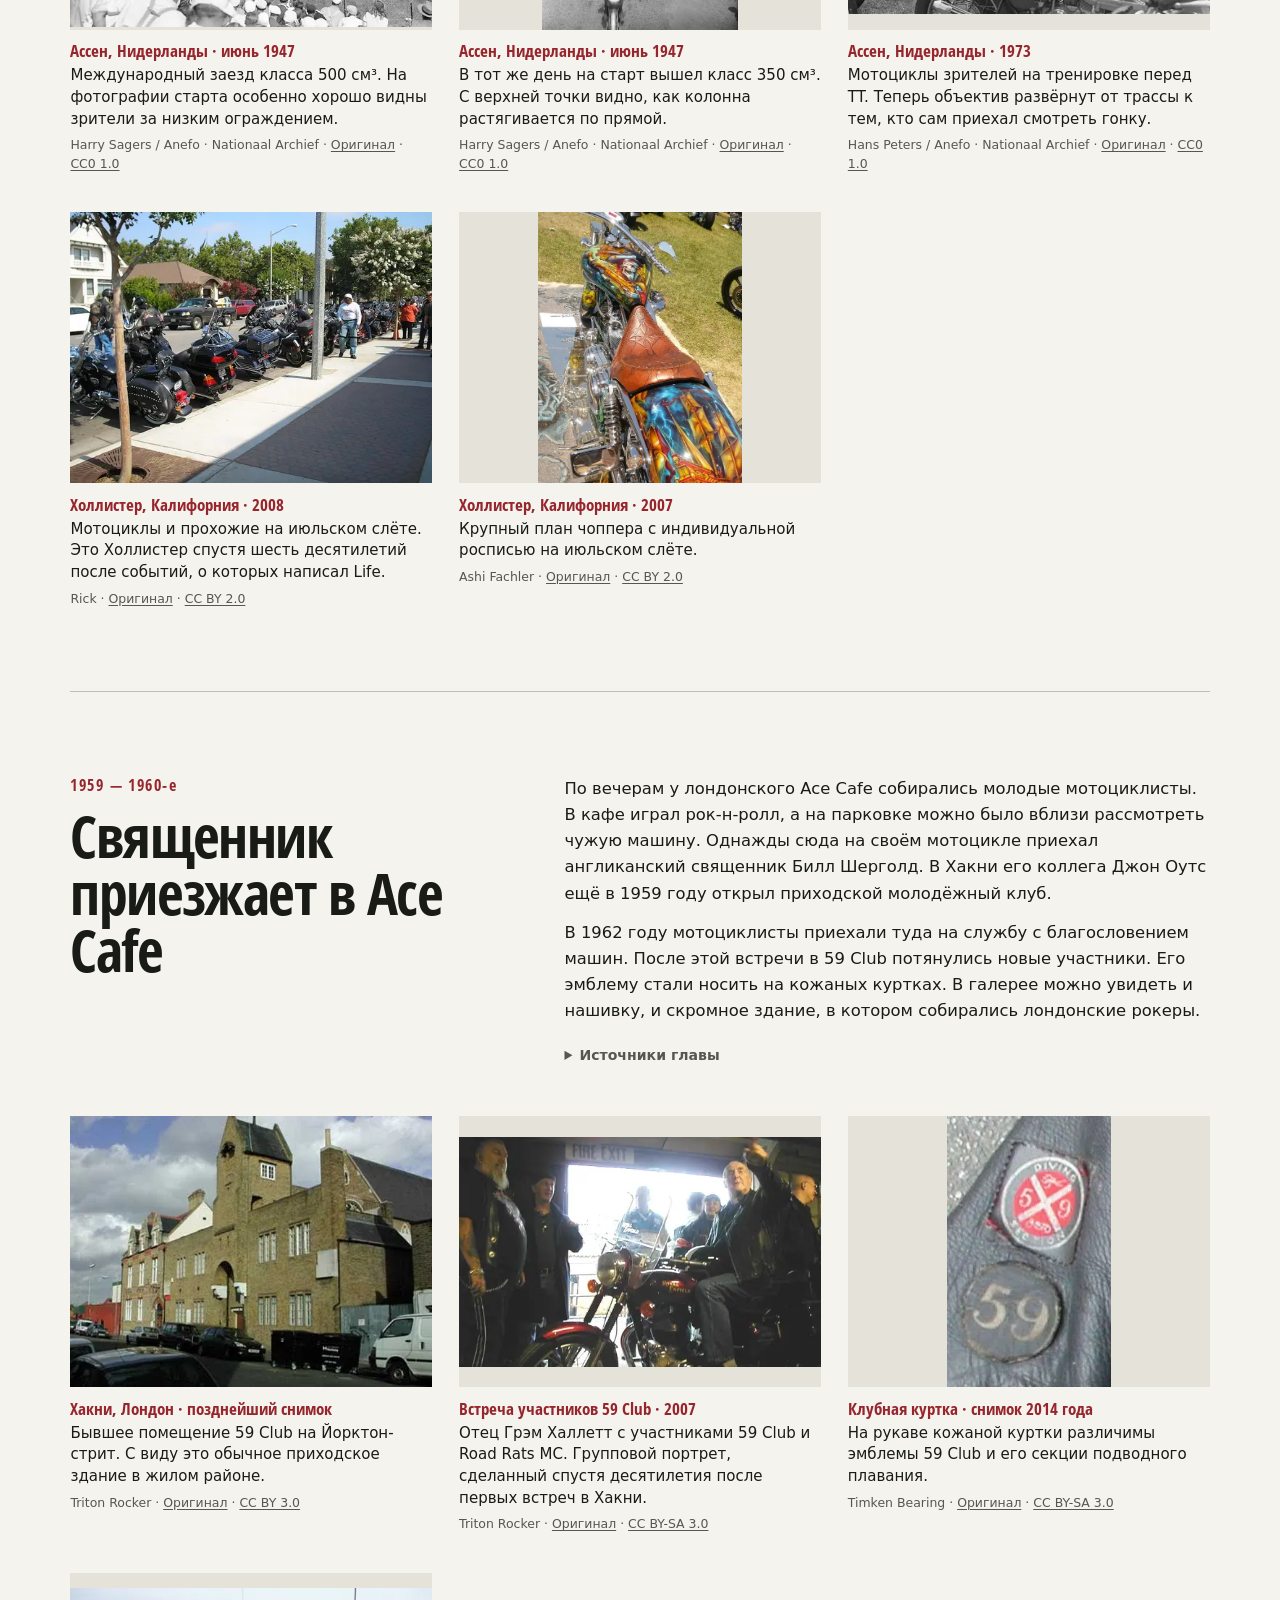
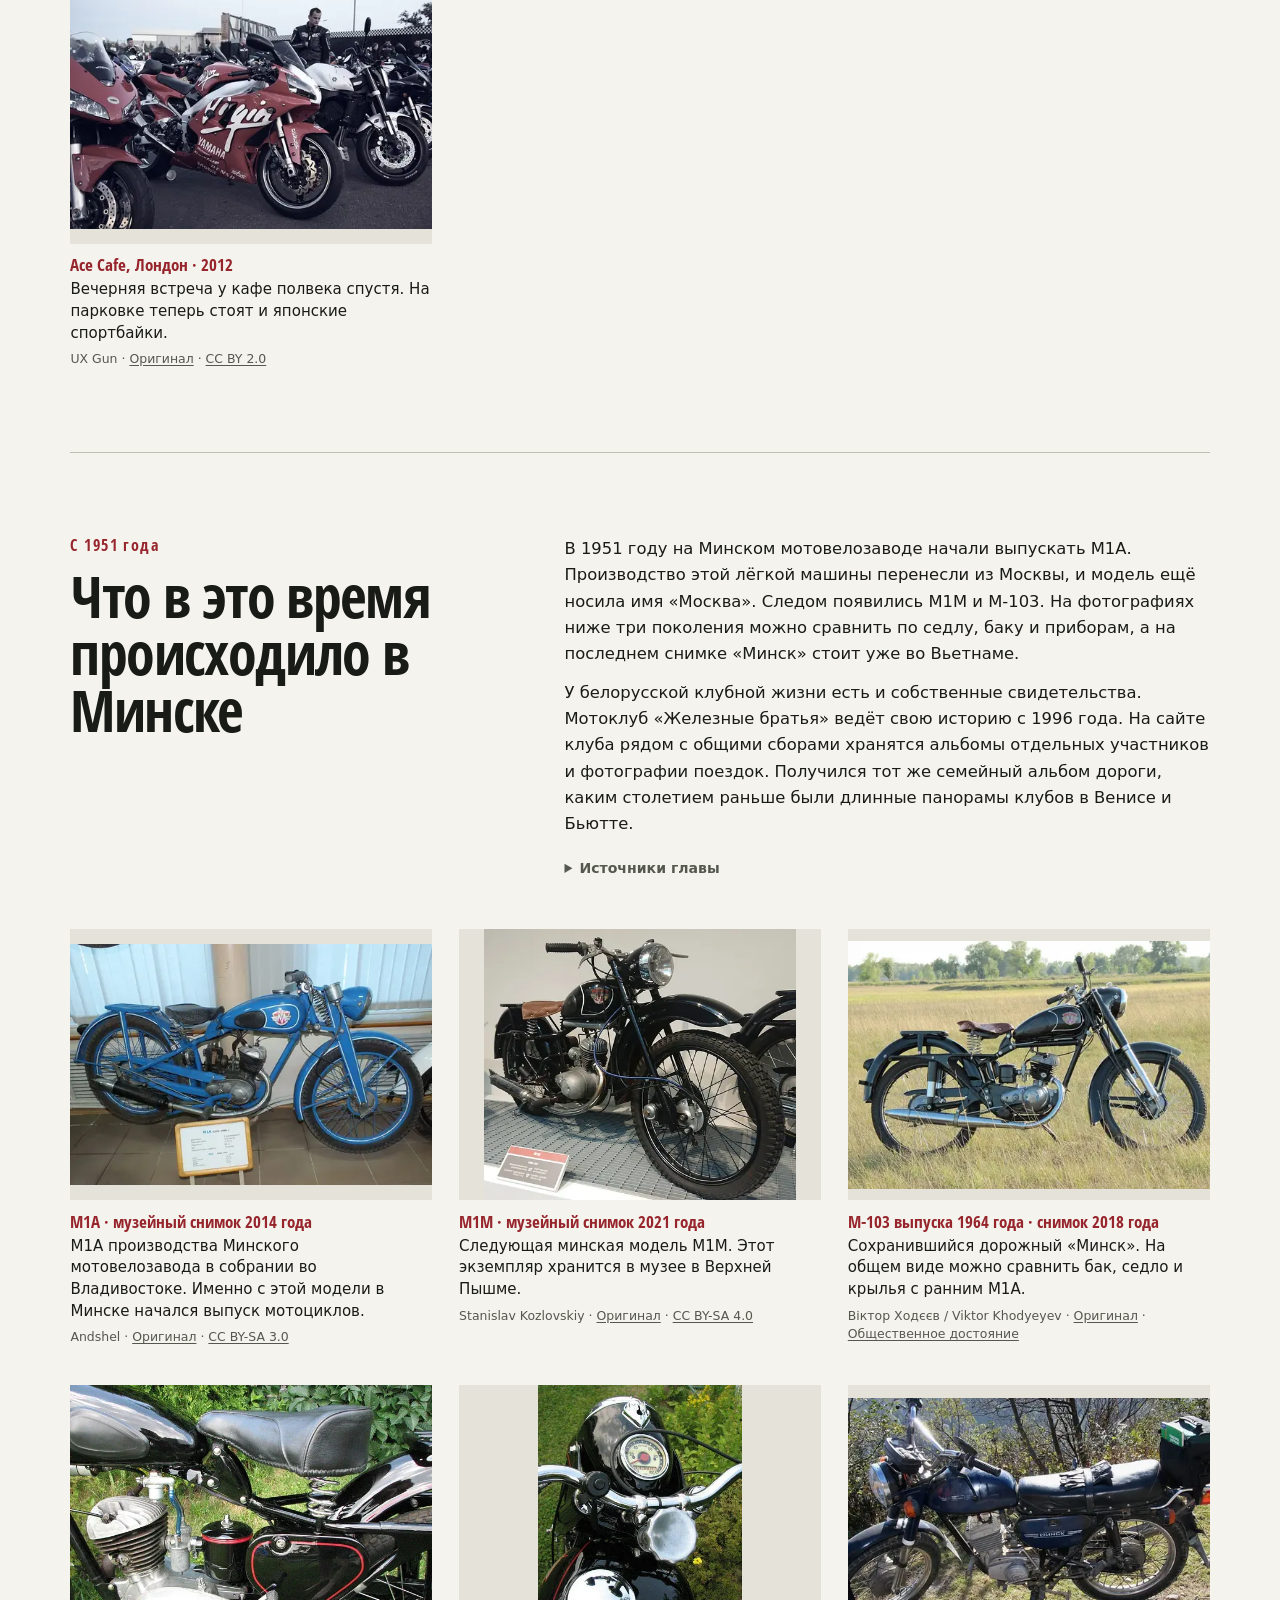
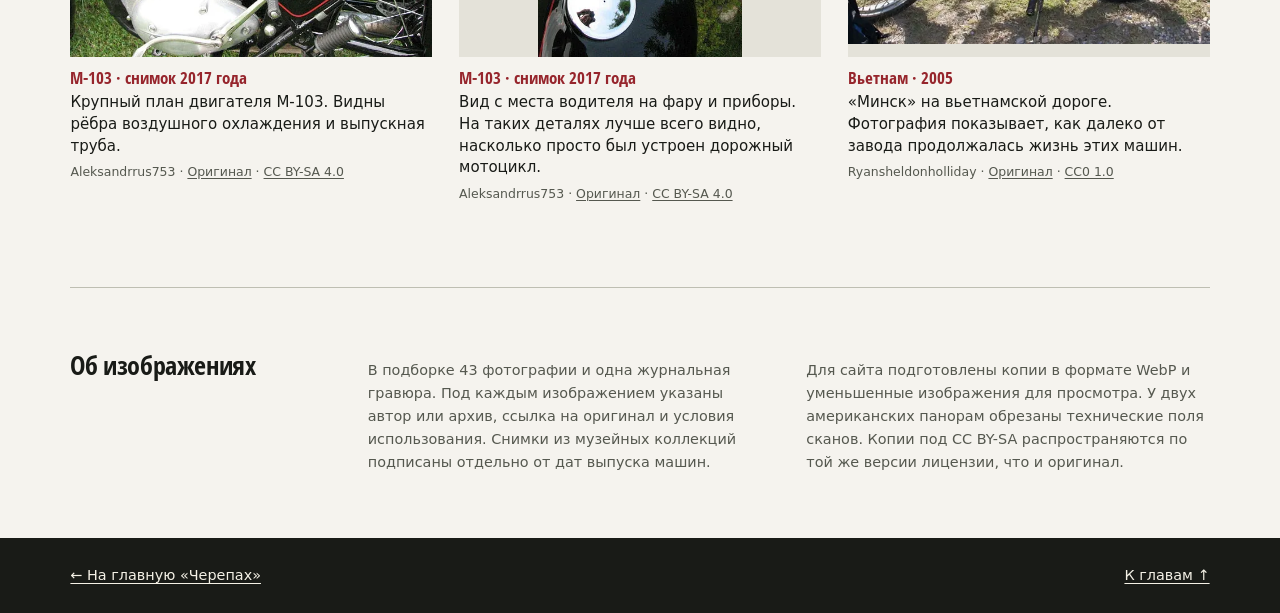
<file: history/index.html>
<!doctype html>
<html lang="ru">
<head>
  <meta charset="utf-8">
  <meta name="viewport" content="width=device-width, initial-scale=1">
  <meta name="theme-color" content="#f5f3ee">
  <title>Как зародилось мотодвижение — Черепахи, Минск</title>
  <meta name="description" content="Фотоистория мотоциклистов. Первые машины и клубы, гонки на острове Мэн, путешествия через Америку, лондонские рокеры и минские мотоциклы.">
  <meta property="og:title" content="Как зародилось мотодвижение">
  <meta property="og:description" content="43 фотографии и одна гравюра. От паровых велосипедов и первых мотоклубов до Лондона и Минска.">
  <meta property="og:type" content="article">
  <meta property="og:locale" content="ru_BY">
  <meta property="og:image" content="https://orkesterro-collab.github.io/Cherepahi-by/history/media/brisbane.webp">
  <meta property="og:image:alt" content="Брисбенский мотоциклетный рыболовный клуб перед выездом, 1938 год">
  <link rel="icon" href="../assets/club-crest.webp">
  <link rel="preload" as="font" href="../assets/club-condensed.woff" type="font/woff" crossorigin>
  <link rel="stylesheet" href="history.css">
  <script src="gallery.js" defer></script>
</head>
<body>
  <a class="skip" href="#article">К статье</a>
  <header class="mast"><div class="shell mast-inner">
    <a class="brand" href="../"><img src="../assets/club-crest.webp" width="40" height="41" alt=""><span><strong>Черепахи</strong><small>Мотоклуб · Минск</small></span></a>
    <nav aria-label="Навигация"><a href="../">На главную</a><a href="#contents">К главам <span aria-hidden="true">↓</span></a></nav>
  </div></header>
  <main id="article"><article class="shell">
    <header class="cover">
      <div class="cover-copy">
        <p class="period">Фотоистория</p>
        <h1>Как зародилось мотодвижение</h1>
        <p class="lead">В 1938 году эти мотоциклисты выстроились перед магазином в Брисбене, сделали общий снимок и поехали на рыбалку. А ведь за семьдесят лет до этой рыбалки изобретатели ещё пристраивали паровые котлы к велосипедам. Когда у первых ездоков появились попутчики и собственные клубы?</p>
        <a class="cover-link" href="#machines">К первым машинам <span aria-hidden="true">↓</span></a>
      </div>
      <figure class="archive-photo cover-photo">
      <a class="enlarge" href="media/brisbane.webp" aria-label="Увеличить изображение. Брисбен, Австралия · 1938. Участники мотоциклетного рыболовного клуба на Аделаид-стрит. Впереди у них дорога в Джейкобс-Уэлл и рыбалка.">
        <img src="media/brisbane-preview.webp" width="1000" height="748" alt="Брисбен, Австралия · 1938. Участники мотоциклетного рыболовного клуба на Аделаид-стрит. Впереди у них дорога в Джейкобс-Уэлл и рыбалка." fetchpriority="high" decoding="async">
      </a>
      <figcaption><strong class="photo-date">Брисбен, Австралия · 1938</strong><span class="photo-description">Участники мотоциклетного рыболовного клуба на Аделаид-стрит. Впереди у них дорога в Джейкобс-Уэлл и рыбалка.</span>
        <span class="photo-credit">Фотограф не указан · Государственная библиотека Квинсленда <span aria-hidden="true">·</span> <a href="https://hdl.handle.net/10462/deriv/133789" title="StateLibQld 1 112508 Members of the Brisbane Motorcycle Fishing Club, Adelaide Street, Brisbane, 1938.jpg">Оригинал</a> <span aria-hidden="true">·</span> <a href="https://commons.wikimedia.org/wiki/File:StateLibQld_1_112508_Members_of_the_Brisbane_Motorcycle_Fishing_Club,_Adelaide_Street,_Brisbane,_1938.jpg#Licensing">Общественное достояние</a></span>
      </figcaption>
    </figure>
    </header>
    <nav id="contents" class="contents" aria-label="Главы фотоистории"><h2>Главы</h2><ol><li><a href="#machines">Первые машины</a></li>
<li><a href="#clubs">Первые клубы</a></li>
<li><a href="#racing">Гонки</a></li>
<li><a href="#riders">Путешественницы</a></li>
<li><a href="#everyday">Мотоцикл в быту</a></li>
<li><a href="#afterwar">После войны</a></li>
<li><a href="#london">Лондонские рокеры</a></li>
<li><a href="#minsk">Минск</a></li></ol></nav>
    <section class="chapter" id="machines" aria-labelledby="machines-heading">
    <div class="chapter-intro">
      <header><p class="period">1860-е — 1890-е</p><h2 id="machines-heading">Когда у велосипеда появился мотор</h2></header>
      <div class="story"><p>У парового велосипеда американца Сильвестра Ропера деревянные колёса, а под седлом — котёл. Прежде чем тронуться, ездок разводил огонь. Примерно в те же годы во Франции Луи-Гийом Перро оснастил паровым двигателем велосипед Мишо. Уже эти две машины объясняют, отчего у мотоцикла несколько «дней рождения».</p>
<p>В 1885 году в Германии Готлиб Даймлер и Вильгельм Майбах испытали бензиновый Reitwagen. Ещё через девять лет фирма Hildebrand &amp; Wolfmüller начала серийный выпуск мотоциклов. Теперь, чтобы отправиться в путь, можно было купить готовую машину. А встретив второго владельца, было о чём поговорить.</p>
        <details class="sources"><summary>Источники главы</summary><ul><li><a href="https://americanhistory.si.edu/collections/object/nmah_1339960">Смитсоновский институт · паровой велосипед Ропера</a></li>
<li><a href="https://www.deutschlandmuseum.de/en/history/calendar/1885-08-29-the-reitwagen/">Deutschlandmuseum · Reitwagen</a></li>
<li><a href="https://www.thehenryford.org/collections/explore/artifact/23190">Музей Генри Форда · Hildebrand &amp; Wolfmüller</a></li></ul></details>
      </div>
    </div>
    <div class="contact-sheet"><figure class="archive-photo">
      <a class="enlarge" href="media/si-roper.webp" aria-label="Увеличить изображение. США · машина около 1869 года. Паровой велосипед Сильвестра Ропера. Под седлом поместились топка и котёл, а колёса ещё деревянные. Музейная съёмка.">
        <img src="media/si-roper-preview.webp" width="1500" height="1170" alt="США · машина около 1869 года. Паровой велосипед Сильвестра Ропера. Под седлом поместились топка и котёл, а колёса ещё деревянные. Музейная съёмка." loading="lazy" decoding="async">
      </a>
      <figcaption><strong class="photo-date">США · машина около 1869 года</strong><span class="photo-description">Паровой велосипед Сильвестра Ропера. Под седлом поместились топка и котёл, а колёса ещё деревянные. Музейная съёмка.</span>
        <span class="photo-credit">Smithsonian · National Museum of American History <span aria-hidden="true">·</span> <a href="https://americanhistory.si.edu/collections/object/nmah_1339960" title="Roper Steam Velocipede">Оригинал</a> <span aria-hidden="true">·</span> <a href="https://creativecommons.org/publicdomain/zero/1.0/">CC0 1.0</a></span>
      </figcaption>
    </figure>
<figure class="archive-photo">
      <a class="enlarge" href="media/michaux.webp" aria-label="Увеличить изображение. Франция · конец 1860-х. Паровой велосипед Мишо и Перро. На переднем колесе видны педали, под рамой — котёл. Снимок с музейной выставки.">
        <img src="media/michaux-preview.webp" width="1280" height="756" alt="Франция · конец 1860-х. Паровой велосипед Мишо и Перро. На переднем колесе видны педали, под рамой — котёл. Снимок с музейной выставки." loading="lazy" decoding="async">
      </a>
      <figcaption><strong class="photo-date">Франция · конец 1860-х</strong><span class="photo-description">Паровой велосипед Мишо и Перро. На переднем колесе видны педали, под рамой — котёл. Снимок с музейной выставки.</span>
        <span class="photo-credit">ROGERIOMACHADO <span aria-hidden="true">·</span> <a href="https://commons.wikimedia.org/wiki/File:Michaux-Perreaux_steam_velocip%C3%A8de.jpg" title="Michaux-Perreaux steam velocipède.jpg">Оригинал</a> <span aria-hidden="true">·</span> <a href="https://creativecommons.org/licenses/by-sa/2.0">CC BY-SA 2.0</a></span>
      </figcaption>
    </figure>
<figure class="archive-photo">
      <a class="enlarge" href="media/reitwagen.webp" aria-label="Увеличить изображение. Германия · модель 1885 года. Деревянный Reitwagen Даймлера и Майбаха с боковыми опорами. На фотографии 2006 года — реплика в музее Mercedes-Benz в Штутгарте.">
        <img src="media/reitwagen-preview.webp" width="1280" height="851" alt="Германия · модель 1885 года. Деревянный Reitwagen Даймлера и Майбаха с боковыми опорами. На фотографии 2006 года — реплика в музее Mercedes-Benz в Штутгарте." loading="lazy" decoding="async">
      </a>
      <figcaption><strong class="photo-date">Германия · модель 1885 года</strong><span class="photo-description">Деревянный Reitwagen Даймлера и Майбаха с боковыми опорами. На фотографии 2006 года — реплика в музее Mercedes-Benz в Штутгарте.</span>
        <span class="photo-credit">Wladyslaw <span aria-hidden="true">·</span> <a href="https://commons.wikimedia.org/wiki/File:Daimler_Reitwagen.JPG" title="Daimler Reitwagen.JPG">Оригинал</a> <span aria-hidden="true">·</span> <a href="https://creativecommons.org/licenses/by-sa/2.0/de/deed.en">CC BY-SA 2.0 de</a></span>
      </figcaption>
    </figure>
<figure class="archive-photo">
      <a class="enlarge" href="media/hildebrand.webp" aria-label="Увеличить изображение. Германия · модель 1894 года. Серийный Hildebrand &amp; Wolfmüller. Низкая рама и шатуны у заднего колеса хорошо видны на музейном снимке из Праги, сделанном в 2016 году.">
        <img src="media/hildebrand-preview.webp" width="1280" height="960" alt="Германия · модель 1894 года. Серийный Hildebrand &amp; Wolfmüller. Низкая рама и шатуны у заднего колеса хорошо видны на музейном снимке из Праги, сделанном в 2016 году." loading="lazy" decoding="async">
      </a>
      <figcaption><strong class="photo-date">Германия · модель 1894 года</strong><span class="photo-description">Серийный Hildebrand &amp; Wolfmüller. Низкая рама и шатуны у заднего колеса хорошо видны на музейном снимке из Праги, сделанном в 2016 году.</span>
        <span class="photo-credit">Addvisor <span aria-hidden="true">·</span> <a href="https://commons.wikimedia.org/wiki/File:Hildebrand_Wolfm%C3%BCller_1894_in_NTM_Prague.jpg" title="Hildebrand Wolfmüller 1894 in NTM Prague.jpg">Оригинал</a> <span aria-hidden="true">·</span> <a href="https://creativecommons.org/licenses/by-sa/4.0">CC BY-SA 4.0</a></span>
      </figcaption>
    </figure>
<figure class="archive-photo">
      <a class="enlarge" href="media/werner.webp" aria-label="Увеличить изображение. Франция · 1898. Мотор над передним колесом. Так выглядела Motocyclette братьев Вернер на иллюстрации в журнале La Locomotion automobile от 21 апреля 1898 года.">
        <img src="media/werner.webp" width="657" height="428" alt="Франция · 1898. Мотор над передним колесом. Так выглядела Motocyclette братьев Вернер на иллюстрации в журнале La Locomotion automobile от 21 апреля 1898 года." loading="lazy" decoding="async">
      </a>
      <figcaption><strong class="photo-date">Франция · 1898</strong><span class="photo-description">Мотор над передним колесом. Так выглядела Motocyclette братьев Вернер на иллюстрации в журнале La Locomotion automobile от 21 апреля 1898 года.</span>
        <span class="photo-credit">La Locomotion automobile <span aria-hidden="true">·</span> <a href="https://commons.wikimedia.org/wiki/File:Werner_Motocyclette_0.75_CV_(1898).jpg" title="Werner Motocyclette 0.75 CV (1898).jpg">Оригинал</a> <span aria-hidden="true">·</span> <a href="https://commons.wikimedia.org/wiki/File:Werner_Motocyclette_0.75_CV_(1898).jpg#Licensing">Общественное достояние</a></span>
      </figcaption>
    </figure>
<figure class="archive-photo">
      <a class="enlarge" href="media/dedion.webp" aria-label="Увеличить изображение. Великобритания · 2010. Двигатель трицикла De Dion-Bouton 1898 года крупным планом. Снимок сделан во время пробега исторической техники Лондон — Брайтон.">
        <img src="media/dedion-preview.webp" width="1280" height="938" alt="Великобритания · 2010. Двигатель трицикла De Dion-Bouton 1898 года крупным планом. Снимок сделан во время пробега исторической техники Лондон — Брайтон." loading="lazy" decoding="async">
      </a>
      <figcaption><strong class="photo-date">Великобритания · 2010</strong><span class="photo-description">Двигатель трицикла De Dion-Bouton 1898 года крупным планом. Снимок сделан во время пробега исторической техники Лондон — Брайтон.</span>
        <span class="photo-credit">Les Chatfield <span aria-hidden="true">·</span> <a href="https://commons.wikimedia.org/wiki/File:De_Dion-Bouton,_BS_8478,_London_to_Brighton_Veteran_Car_Run_2010,_Tricycle_power_(5155833880).jpg" title="De Dion-Bouton, BS 8478, London to Brighton Veteran Car Run 2010, Tricycle power (5155833880).jpg">Оригинал</a> <span aria-hidden="true">·</span> <a href="https://creativecommons.org/licenses/by/2.0">CC BY 2.0</a></span>
      </figcaption>
    </figure></div>
    </section>
<section class="chapter" id="clubs" aria-labelledby="clubs-heading">
    <div class="chapter-intro">
      <header><p class="period">1901 — 1930-е</p><h2 id="clubs-heading">Зачем ездить вместе</h2></header>
      <div class="story"><p>У первых клубов были вполне земные заботы. Куда поехать? Как узнать, проходима ли дорога? Как проверить машину на длинной дистанции? Британский Motor Cycling Club, основанный в 1901 году, в 1904-м устроил пробег из Лондона в Эдинбург. Участникам предстояло преодолеть около 640 километров. До финиша добрались меньше половины.</p>
<p>В сентябре 1903 года мотоциклисты собрались в Бруклине и учредили американскую федерацию FAM. Они хотели защищать права владельцев, добиваться лучших дорог и устраивать соревнования. А на клубных панорамах из Калифорнии и Монтаны видно то, что редко попадает в протоколы. Люди приехали, поставили машины в ряд и захотели сохранить память о том, кто тогда был рядом.</p>
        <details class="sources"><summary>Источники главы</summary><ul><li><a href="https://www.actc.org.uk/info/history/club-history/">Ассоциация клубов классического триала · история клубов</a></li>
<li><a href="https://www.acu.org.uk/news/2024/04/long-distance-trials-ldt/">Британский мотоспортивный союз · пробег Лондон — Эдинбург</a></li>
<li><a href="https://americanmotorcyclist.com/ama-101/about-the-ama/history-of-ama/">Американская ассоциация мотоциклистов · история FAM и AMA</a></li></ul></details>
      </div>
    </div>
    <div class="contact-sheet"><figure class="archive-photo panorama">
      <a class="enlarge" href="media/los-angeles.webp" aria-label="Увеличить изображение. Венис, Калифорния · 1911. Лос-Анджелесский мотоклуб выстроился на набережной. На панораме поместились вся шеренга мотоциклистов и здания за их спинами.">
        <img src="media/los-angeles-preview.webp" width="2600" height="496" alt="Венис, Калифорния · 1911. Лос-Анджелесский мотоклуб выстроился на набережной. На панораме поместились вся шеренга мотоциклистов и здания за их спинами." loading="lazy" decoding="async">
      </a>
      <figcaption><strong class="photo-date">Венис, Калифорния · 1911</strong><span class="photo-description">Лос-Анджелесский мотоклуб выстроился на набережной. На панораме поместились вся шеренга мотоциклистов и здания за их спинами.</span>
        <span class="photo-credit">West Coast Art Co. · Библиотека Конгресса США <span aria-hidden="true">·</span> <a href="https://www.loc.gov/pictures/item/2007661915" title="Los Angeles Motorcycle Club at Venice, Calif LCCN2007661915.tif">Оригинал</a> <span aria-hidden="true">·</span> <a href="https://commons.wikimedia.org/wiki/File:Los_Angeles_Motorcycle_Club_at_Venice,_Calif_LCCN2007661915.tif#Licensing">Общественное достояние</a></span>
      </figcaption>
    </figure>
<figure class="archive-photo panorama">
      <a class="enlarge" href="media/butte.webp" aria-label="Увеличить изображение. Бьютт, Монтана · 1914. Групповой портрет Butte Motorcycle Club. При увеличении можно рассмотреть одежду участников и то, насколько разными были их машины.">
        <img src="media/butte-preview.webp" width="2600" height="574" alt="Бьютт, Монтана · 1914. Групповой портрет Butte Motorcycle Club. При увеличении можно рассмотреть одежду участников и то, насколько разными были их машины." loading="lazy" decoding="async">
      </a>
      <figcaption><strong class="photo-date">Бьютт, Монтана · 1914</strong><span class="photo-description">Групповой портрет Butte Motorcycle Club. При увеличении можно рассмотреть одежду участников и то, насколько разными были их машины.</span>
        <span class="photo-credit">Todd Photo &amp; Film Co. · Библиотека Конгресса США <span aria-hidden="true">·</span> <a href="https://www.loc.gov/pictures/item/2007661914" title="Butte Motorcycle Club LCCN2007661914.tif">Оригинал</a> <span aria-hidden="true">·</span> <a href="https://commons.wikimedia.org/wiki/File:Butte_Motorcycle_Club_LCCN2007661914.tif#Licensing">Общественное достояние</a></span>
      </figcaption>
    </figure>
<figure class="archive-photo">
      <a class="enlarge" href="media/kingaroy.webp" aria-label="Увеличить изображение. Кингарой, Австралия · около 1930. Местный мотоклуб у гостиницы Club Hotel. Вдова основателя клуба оставила архиву имя мужа — автомеханика Леса Уидена.">
        <img src="media/kingaroy-preview.webp" width="1000" height="576" alt="Кингарой, Австралия · около 1930. Местный мотоклуб у гостиницы Club Hotel. Вдова основателя клуба оставила архиву имя мужа — автомеханика Леса Уидена." loading="lazy" decoding="async">
      </a>
      <figcaption><strong class="photo-date">Кингарой, Австралия · около 1930</strong><span class="photo-description">Местный мотоклуб у гостиницы Club Hotel. Вдова основателя клуба оставила архиву имя мужа — автомеханика Леса Уидена.</span>
        <span class="photo-credit">Фотограф не указан · Государственная библиотека Квинсленда <span aria-hidden="true">·</span> <a href="https://hdl.handle.net/10462/deriv/68145" title="StateLibQld 1 102192 Gathering of the Kingaroy Motor Cycle Club at the Club Hotel, ca. 1930.jpg">Оригинал</a> <span aria-hidden="true">·</span> <a href="https://commons.wikimedia.org/wiki/File:StateLibQld_1_102192_Gathering_of_the_Kingaroy_Motor_Cycle_Club_at_the_Club_Hotel,_ca._1930.jpg#Licensing">Общественное достояние</a></span>
      </figcaption>
    </figure></div>
    </section>
<section class="chapter" id="racing" aria-labelledby="racing-heading">
    <div class="chapter-intro">
      <header><p class="period">1904 — 1917</p><h2 id="racing-heading">О чём спорили первые гонщики</h2></header>
      <div class="story"><p>В сентябре 1904 года во французском Дурдане встретились гонщики из пяти стран. Победила Франция. После гонки клубы договорились, что международным соревнованиям нужен общий судья. В декабре того же года в Париже учредили международную федерацию мотоциклетных клубов, предшественницу нынешней FIM.</p>
<p>На первом Tourist Trophy на острове Мэн в 1907 году организаторы разделили машины на одноцилиндровые и двухцилиндровые, а ещё ограничили расход топлива. В своих классах выиграли Чарли Коллиер и Рем Фаулер. Знаменитая горная трасса появилась в программе позже, в 1911-м. За океаном публика тем временем собиралась у грунтовых и деревянных треков.</p>
        <details class="sources"><summary>Источники главы</summary><ul><li><a href="https://www.fim-moto.com/en/news/news-detail/article/the-fim-celebrates-its-110th-anniversary">FIM · основание федерации</a></li>
<li><a href="https://www.iomttraces.com/racing/racing/history/">Isle of Man TT · история гонки</a></li></ul></details>
      </div>
    </div>
    <div class="contact-sheet"><figure class="archive-photo">
      <a class="enlarge" href="media/norton.webp" aria-label="Увеличить изображение. Остров Мэн · 1907. Norton с двухцилиндровым мотором Peugeot. На мотоцикле этой модели Рем Фаулер выиграл свой класс на первом Tourist Trophy.">
        <img src="media/norton-preview.webp" width="1280" height="932" alt="Остров Мэн · 1907. Norton с двухцилиндровым мотором Peugeot. На мотоцикле этой модели Рем Фаулер выиграл свой класс на первом Tourist Trophy." loading="lazy" decoding="async">
      </a>
      <figcaption><strong class="photo-date">Остров Мэн · 1907</strong><span class="photo-description">Norton с двухцилиндровым мотором Peugeot. На мотоцикле этой модели Рем Фаулер выиграл свой класс на первом Tourist Trophy.</span>
        <span class="photo-credit">Фотограф не установлен <span aria-hidden="true">·</span> <a href="https://commons.wikimedia.org/wiki/File:Norton_TT_1907_01.jpg" title="Norton TT 1907 01.jpg">Оригинал</a> <span aria-hidden="true">·</span> <a href="https://commons.wikimedia.org/wiki/File:Norton_TT_1907_01.jpg#Licensing">Общественное достояние</a></span>
      </figcaption>
    </figure>
<figure class="archive-photo">
      <a class="enlarge" href="media/godfrey.webp" aria-label="Увеличить изображение. Остров Мэн · 1911. Оливер Годфри и его Indian под номером 26. В этом году Годфри выиграл Senior TT на новой горной трассе.">
        <img src="media/godfrey.webp" width="678" height="534" alt="Остров Мэн · 1911. Оливер Годфри и его Indian под номером 26. В этом году Годфри выиграл Senior TT на новой горной трассе." loading="lazy" decoding="async">
      </a>
      <figcaption><strong class="photo-date">Остров Мэн · 1911</strong><span class="photo-description">Оливер Годфри и его Indian под номером 26. В этом году Годфри выиграл Senior TT на новой горной трассе.</span>
        <span class="photo-credit">Фотограф не установлен <span aria-hidden="true">·</span> <a href="https://commons.wikimedia.org/wiki/File:Godfey_at_TT_1911.jpg" title="Godfey at TT 1911.jpg">Оригинал</a> <span aria-hidden="true">·</span> <a href="https://commons.wikimedia.org/wiki/File:Godfey_at_TT_1911.jpg#Licensing">Общественное достояние</a></span>
      </figcaption>
    </figure>
<figure class="archive-photo">
      <a class="enlarge" href="media/derosier.webp" aria-label="Увеличить изображение. Гоночный сезон · 1911. Джейк Де Розье позирует с гоночным Indian. Участника Tourist Trophy уже можно было узнать по рекламной фотографии фирмы.">
        <img src="media/derosier-preview.webp" width="1280" height="1065" alt="Гоночный сезон · 1911. Джейк Де Розье позирует с гоночным Indian. Участника Tourist Trophy уже можно было узнать по рекламной фотографии фирмы." loading="lazy" decoding="async">
      </a>
      <figcaption><strong class="photo-date">Гоночный сезон · 1911</strong><span class="photo-description">Джейк Де Розье позирует с гоночным Indian. Участника Tourist Trophy уже можно было узнать по рекламной фотографии фирмы.</span>
        <span class="photo-credit">Фотограф не установлен <span aria-hidden="true">·</span> <a href="https://commons.wikimedia.org/wiki/File:1911.Isle-of-Man-TT-Jake.DeRosier.jpg" title="1911.Isle-of-Man-TT-Jake.DeRosier.jpg">Оригинал</a> <span aria-hidden="true">·</span> <a href="https://commons.wikimedia.org/wiki/File:1911.Isle-of-Man-TT-Jake.DeRosier.jpg#Licensing">Общественное достояние</a></span>
      </figcaption>
    </figure>
<figure class="archive-photo">
      <a class="enlarge" href="media/benning-b.webp" aria-label="Увеличить изображение. Беннинг, район Вашингтона · 1916. Гонщики на грунтовой дорожке перед трибуной. Съёмка в День труда на стеклянный негатив.">
        <img src="media/benning-b-preview.webp" width="1280" height="1044" alt="Беннинг, район Вашингтона · 1916. Гонщики на грунтовой дорожке перед трибуной. Съёмка в День труда на стеклянный негатив." loading="lazy" decoding="async">
      </a>
      <figcaption><strong class="photo-date">Беннинг, район Вашингтона · 1916</strong><span class="photo-description">Гонщики на грунтовой дорожке перед трибуной. Съёмка в День труда на стеклянный негатив.</span>
        <span class="photo-credit">National Photo Company · Библиотека Конгресса США <span aria-hidden="true">·</span> <a href="https://lccn.loc.gov/2016844494" title="Motorcycle races, Benning, Md. Labor Day, 1916 LCCN2016844494.jpg">Оригинал</a> <span aria-hidden="true">·</span> <a href="https://commons.wikimedia.org/wiki/File:Motorcycle_races,_Benning,_Md._Labor_Day,_1916_LCCN2016844494.jpg#Licensing">Общественное достояние</a></span>
      </figcaption>
    </figure>
<figure class="archive-photo">
      <a class="enlarge" href="media/benning-1917.webp" aria-label="Увеличить изображение. Беннинг, район Вашингтона · 1917. Тот же трек через год. Гонщики видны внизу у барьера, за ними возвышается заполненная трибуна.">
        <img src="media/benning-1917-preview.webp" width="1280" height="936" alt="Беннинг, район Вашингтона · 1917. Тот же трек через год. Гонщики видны внизу у барьера, за ними возвышается заполненная трибуна." loading="lazy" decoding="async">
      </a>
      <figcaption><strong class="photo-date">Беннинг, район Вашингтона · 1917</strong><span class="photo-description">Тот же трек через год. Гонщики видны внизу у барьера, за ними возвышается заполненная трибуна.</span>
        <span class="photo-credit">National Photo Company · Библиотека Конгресса США <span aria-hidden="true">·</span> <a href="https://lccn.loc.gov/2016851030" title="Motorcycle races, Benning, Md., (i.e., Washington, D.C.), 1917 LCCN2016851030.jpg">Оригинал</a> <span aria-hidden="true">·</span> <a href="https://commons.wikimedia.org/wiki/File:Motorcycle_races,_Benning,_Md.,_(i.e.,_Washington,_D.C.),_1917_LCCN2016851030.jpg#Licensing">Общественное достояние</a></span>
      </figcaption>
    </figure>
<figure class="archive-photo">
      <a class="enlarge" href="media/boardtrack.webp" aria-label="Увеличить изображение. США · модель 1910 года. Harley-Davidson для гонок по деревянному треку. Это музейная реплика Model 6 в Нэшвилле, снятая в 2024 году.">
        <img src="media/boardtrack-preview.webp" width="1280" height="834" alt="США · модель 1910 года. Harley-Davidson для гонок по деревянному треку. Это музейная реплика Model 6 в Нэшвилле, снятая в 2024 году." loading="lazy" decoding="async">
      </a>
      <figcaption><strong class="photo-date">США · модель 1910 года</strong><span class="photo-description">Harley-Davidson для гонок по деревянному треку. Это музейная реплика Model 6 в Нэшвилле, снятая в 2024 году.</span>
        <span class="photo-credit">TaurusEmerald <span aria-hidden="true">·</span> <a href="https://commons.wikimedia.org/wiki/File:1910_Harley-Davidson_Model_6_Board_Track_Racer_Replica_Lane_Motor_Museum.jpg" title="1910 Harley-Davidson Model 6 Board Track Racer Replica Lane Motor Museum.jpg">Оригинал</a> <span aria-hidden="true">·</span> <a href="https://creativecommons.org/licenses/by-sa/4.0">CC BY-SA 4.0</a></span>
      </figcaption>
    </figure></div>
    </section>
<section class="chapter" id="riders" aria-labelledby="riders-heading">
    <div class="chapter-intro">
      <header><p class="period">1915 — 1941</p><h2 id="riders-heading">Две сестры, два мотоцикла, целый континент</h2></header>
      <div class="story"><p>В 1915 году Эффи Хотчкисс выехала из Нью-Йорка в Сан-Франциско. Рядом, в коляске её Harley-Davidson, ехала мать Эвис. Через год с востока на запад отправились Аделин и Августа Ван Бюрен. Сёстры вели каждая свой мотоцикл. На фотографиях из тогдашней прессы можно разглядеть, как они уложили дорожный багаж.</p>
<p>Гонщицы и путешественницы находили друг друга и по почте. В 1930-х американка Линда Дюжо разыскивала мотоциклисток по всей стране, рассылая письма дилерам и знакомым ездокам. Из этой переписки вырос клуб Motor Maids. В 1940 году у клуба была 51 участница. Первым президентом стала гонщица Дот Робинсон. В следующем году клуб получил хартию Американской ассоциации мотоциклистов.</p>
        <details class="sources"><summary>Источники главы</summary><ul><li><a href="https://www.sfomuseum.org/exhibitions/early-women-motorcyclists">SFO Museum · первые мотоциклистки</a></li>
<li><a href="https://www.brooklandsmuseum.com/discover/our-history/brooklands-stories/brooklands-stories-jessie-ennis/">Brooklands Museum · Джесси Эннис</a></li>
<li><a href="https://www.motormaidsinc.org/about/">Motor Maids · история клуба</a></li></ul></details>
      </div>
    </div>
    <div class="contact-sheet"><figure class="archive-photo">
      <a class="enlarge" href="media/van-buren-ifs.webp" aria-label="Увеличить изображение. США · 1916. Аделин и Августа Ван Бюрен перед трансконтинентальной поездкой. На каждом мотоцикле закреплён собственный багаж.">
        <img src="media/van-buren-ifs-preview.webp" width="1280" height="1015" alt="США · 1916. Аделин и Августа Ван Бюрен перед трансконтинентальной поездкой. На каждом мотоцикле закреплён собственный багаж." loading="lazy" decoding="async">
      </a>
      <figcaption><strong class="photo-date">США · 1916</strong><span class="photo-description">Аделин и Августа Ван Бюрен перед трансконтинентальной поездкой. На каждом мотоцикле закреплён собственный багаж.</span>
        <span class="photo-credit">International Film Service · Библиотека Конгресса США <span aria-hidden="true">·</span> <a href="https://hdl.loc.gov/loc.pnp/ds.09761" title="Adeline and Augusta Van Buren on the first motorcycle trip across the country by women.jpg">Оригинал</a> <span aria-hidden="true">·</span> <a href="https://commons.wikimedia.org/wiki/File:Adeline_and_Augusta_Van_Buren_on_the_first_motorcycle_trip_across_the_country_by_women.jpg#Licensing">Общественное достояние</a></span>
      </figcaption>
    </figure>
<figure class="archive-photo">
      <a class="enlarge" href="media/van-buren-press.webp" aria-label="Увеличить изображение. США · около 1916. Сёстры Ван Бюрен с мотоциклами. Такой портрет читатели увидели в газете New-York Tribune 18 марта 1917 года.">
        <img src="media/van-buren-press-preview.webp" width="1280" height="870" alt="США · около 1916. Сёстры Ван Бюрен с мотоциклами. Такой портрет читатели увидели в газете New-York Tribune 18 марта 1917 года." loading="lazy" decoding="async">
      </a>
      <figcaption><strong class="photo-date">США · около 1916</strong><span class="photo-description">Сёстры Ван Бюрен с мотоциклами. Такой портрет читатели увидели в газете New-York Tribune 18 марта 1917 года.</span>
        <span class="photo-credit">Фотограф не указан · New-York Tribune <span aria-hidden="true">·</span> <a href="https://commons.wikimedia.org/wiki/File:Adeline_and_Augusta_Van_Buren.jpg" title="Adeline and Augusta Van Buren.jpg">Оригинал</a> <span aria-hidden="true">·</span> <a href="https://commons.wikimedia.org/wiki/File:Adeline_and_Augusta_Van_Buren.jpg#Licensing">Общественное достояние</a></span>
      </figcaption>
    </figure>
<figure class="archive-photo">
      <a class="enlarge" href="media/jessie.webp" aria-label="Увеличить изображение. Бруклендс, Англия · 1929. Женский заезд Эссекского мотоклуба. Джесси Эннис на New Imperial финишировала второй. На старте участницы толкали свои машины.">
        <img src="media/jessie-preview.webp" width="1280" height="894" alt="Бруклендс, Англия · 1929. Женский заезд Эссекского мотоклуба. Джесси Эннис на New Imperial финишировала второй. На старте участницы толкали свои машины." loading="lazy" decoding="async">
      </a>
      <figcaption><strong class="photo-date">Бруклендс, Англия · 1929</strong><span class="photo-description">Женский заезд Эссекского мотоклуба. Джесси Эннис на New Imperial финишировала второй. На старте участницы толкали свои машины.</span>
        <span class="photo-credit">Фотограф не установлен · Brooklands Museum <span aria-hidden="true">·</span> <a href="https://commons.wikimedia.org/wiki/File:Jessie-Eniis-in-the-Essex-Motorcycle-Club-Ladies-race-1929.jpg" title="Jessie-Eniis-in-the-Essex-Motorcycle-Club-Ladies-race-1929.jpg">Оригинал</a> <span aria-hidden="true">·</span> <a href="https://commons.wikimedia.org/wiki/File:Jessie-Eniis-in-the-Essex-Motorcycle-Club-Ladies-race-1929.jpg#Licensing">Общественное достояние</a></span>
      </figcaption>
    </figure>
<figure class="archive-photo">
      <a class="enlarge" href="media/halterman.webp" aria-label="Увеличить изображение. Вашингтон · 1937. Салли Халтерман получила мотоциклетные права в федеральном округе Колумбия и вступила в местный мотоклуб. Репортаж агентства Harris &amp; Ewing.">
        <img src="media/halterman-preview.webp" width="925" height="766" alt="Вашингтон · 1937. Салли Халтерман получила мотоциклетные права в федеральном округе Колумбия и вступила в местный мотоклуб. Репортаж агентства Harris &amp; Ewing." loading="lazy" decoding="async">
      </a>
      <figcaption><strong class="photo-date">Вашингтон · 1937</strong><span class="photo-description">Салли Халтерман получила мотоциклетные права в федеральном округе Колумбия и вступила в местный мотоклуб. Репортаж агентства Harris &amp; Ewing.</span>
        <span class="photo-credit">Harris &amp; Ewing · Библиотека Конгресса США <span aria-hidden="true">·</span> <a href="https://hdl.loc.gov/loc.pnp/hec.23371" title="First of fair sex to obtain motorcycle license.jpg">Оригинал</a> <span aria-hidden="true">·</span> <a href="https://commons.wikimedia.org/wiki/File:First_of_fair_sex_to_obtain_motorcycle_license.jpg#Licensing">Общественное достояние</a></span>
      </figcaption>
    </figure>
<figure class="archive-photo">
      <a class="enlarge" href="media/halterman-portrait.webp" aria-label="Увеличить изображение. Вашингтон · 1937. Портрет Салли Халтерман из той же архивной серии. Здесь мотоцикл и его хозяйка сняты с другого ракурса.">
        <img src="media/halterman-portrait-preview.webp" width="815" height="1024" alt="Вашингтон · 1937. Портрет Салли Халтерман из той же архивной серии. Здесь мотоцикл и его хозяйка сняты с другого ракурса." loading="lazy" decoding="async">
      </a>
      <figcaption><strong class="photo-date">Вашингтон · 1937</strong><span class="photo-description">Портрет Салли Халтерман из той же архивной серии. Здесь мотоцикл и его хозяйка сняты с другого ракурса.</span>
        <span class="photo-credit">Harris &amp; Ewing · Библиотека Конгресса США <span aria-hidden="true">·</span> <a href="https://lccn.loc.gov/2016872352" title="Sally Halterman LCCN2016872352.jpg">Оригинал</a> <span aria-hidden="true">·</span> <a href="https://commons.wikimedia.org/wiki/File:Sally_Halterman_LCCN2016872352.jpg#Licensing">Общественное достояние</a></span>
      </figcaption>
    </figure></div>
    </section>
<section class="chapter" id="everyday" aria-labelledby="everyday-heading">
    <div class="chapter-intro">
      <header><p class="period">1910-е — 1940-е</p><h2 id="everyday-heading">Семейная машина и рабочее место</h2></header>
      <div class="story"><p>На австралийском снимке у мотоцикла с коляской уместились четверо. Другая фотография, сделанная во Франции в 1917 году, показывает совсем иной дорожный быт. Капрал Ньюшем остановил свой Triumph, разложил карту и ищет дорогу. Он служил связным при британской прессе.</p>
<p>Таких людей редко встретишь в списках победителей. Их работа состояла в том, чтобы доставить донесение или вовремя привезти почту. Рядом с кадрами военных лет — лондонский почтовый мотоцикл и машины, которые сохранил почтовый музей. Самая неприметная часть мотоистории проходила по чьему-то ежедневному маршруту.</p>
        <details class="sources"><summary>Источники главы</summary><ul><li><a href="https://collection.nam.ac.uk/detail.php?acc=1994-07-277-121">Национальный музей армии Великобритании · мотосвязные</a></li>
<li><a href="https://www.postalmuseum.org/wp-content/uploads/2017/01/3-MOVING-THE-MAIL-FINAL.pdf">Почтовый музей Великобритании · транспорт почты (PDF)</a></li></ul></details>
      </div>
    </div>
    <div class="contact-sheet"><figure class="archive-photo">
      <a class="enlarge" href="media/sidecar.webp" aria-label="Увеличить изображение. Квинсленд, Австралия · около 1915. Четверо для общего портрета. Мужчина и женщина сидят на мотоцикле, ещё одна женщина и ребёнок устроились в коляске.">
        <img src="media/sidecar-preview.webp" width="1000" height="603" alt="Квинсленд, Австралия · около 1915. Четверо для общего портрета. Мужчина и женщина сидят на мотоцикле, ещё одна женщина и ребёнок устроились в коляске." loading="lazy" decoding="async">
      </a>
      <figcaption><strong class="photo-date">Квинсленд, Австралия · около 1915</strong><span class="photo-description">Четверо для общего портрета. Мужчина и женщина сидят на мотоцикле, ещё одна женщина и ребёнок устроились в коляске.</span>
        <span class="photo-credit">Фотограф не указан · Государственная библиотека Квинсленда <span aria-hidden="true">·</span> <a href="https://hdl.handle.net/10462/deriv/8210" title="StateLibQld 1 161128 Four people on a motorcycle with sidecar, ca. 1915.jpg">Оригинал</a> <span aria-hidden="true">·</span> <a href="https://commons.wikimedia.org/wiki/File:StateLibQld_1_161128_Four_people_on_a_motorcycle_with_sidecar,_ca._1915.jpg#Licensing">Общественное достояние</a></span>
      </figcaption>
    </figure>
<figure class="archive-photo">
      <a class="enlarge" href="media/map.webp" aria-label="Увеличить изображение. Ролланкур, Франция · 1917. Капрал Ньюшем, связной британской прессы, сверяется с картой прямо в седле своего Triumph.">
        <img src="media/map-preview.webp" width="800" height="589" alt="Ролланкур, Франция · 1917. Капрал Ньюшем, связной британской прессы, сверяется с картой прямо в седле своего Triumph." loading="lazy" decoding="async">
      </a>
      <figcaption><strong class="photo-date">Ролланкур, Франция · 1917</strong><span class="photo-description">Капрал Ньюшем, связной британской прессы, сверяется с картой прямо в седле своего Triumph.</span>
        <span class="photo-credit">Ernest Brooks · Imperial War Museums <span aria-hidden="true">·</span> <a href="https://www.iwm.org.uk/collections/item/object/205072976" title="War Correspondents on the Western Front, 1914-1918 Q1746.jpg">Оригинал</a> <span aria-hidden="true">·</span> <a href="https://commons.wikimedia.org/wiki/File:War_Correspondents_on_the_Western_Front,_1914-1918_Q1746.jpg#Licensing">Общественное достояние</a></span>
      </figcaption>
    </figure>
<figure class="archive-photo">
      <a class="enlarge" href="media/couriers.webp" aria-label="Увеличить изображение. Фёши, Франция · 5 июня 1917. Двое британских мотосвязных отдыхают во дворе фермы. Рядом стоят обе их машины.">
        <img src="media/couriers-preview.webp" width="1280" height="988" alt="Фёши, Франция · 5 июня 1917. Двое британских мотосвязных отдыхают во дворе фермы. Рядом стоят обе их машины." loading="lazy" decoding="async">
      </a>
      <figcaption><strong class="photo-date">Фёши, Франция · 5 июня 1917</strong><span class="photo-description">Двое британских мотосвязных отдыхают во дворе фермы. Рядом стоят обе их машины.</span>
        <span class="photo-credit">John Warwick Brooke · Imperial War Museums <span aria-hidden="true">·</span> <a href="https://www.iwm.org.uk/collections/item/object/205091295" title="The British Army on the Western Front 1914-1918 Q5468.jpg">Оригинал</a> <span aria-hidden="true">·</span> <a href="https://commons.wikimedia.org/wiki/File:The_British_Army_on_the_Western_Front_1914-1918_Q5468.jpg#Licensing">Общественное достояние</a></span>
      </figcaption>
    </figure>
<figure class="archive-photo">
      <a class="enlarge" href="media/postman.webp" aria-label="Увеличить изображение. Лондон · 1941. Почтовый мотокурьер У. А. Дж. Дирн у мотоцикла отделения Вуд-Грин.">
        <img src="media/postman-preview.webp" width="1280" height="993" alt="Лондон · 1941. Почтовый мотокурьер У. А. Дж. Дирн у мотоцикла отделения Вуд-Грин." loading="lazy" decoding="async">
      </a>
      <figcaption><strong class="photo-date">Лондон · 1941</strong><span class="photo-description">Почтовый мотокурьер У. А. Дж. Дирн у мотоцикла отделения Вуд-Грин.</span>
        <span class="photo-credit">Ministry of Information Photo Division · Imperial War Museums <span aria-hidden="true">·</span> <a href="https://www.iwm.org.uk/collections/item/object/205198849" title="Mr W A J Dearn, a motorcycle messenger attached to Wood Green Post Office, 1941. D5245.jpg">Оригинал</a> <span aria-hidden="true">·</span> <a href="https://commons.wikimedia.org/wiki/File:Mr_W_A_J_Dearn,_a_motorcycle_messenger_attached_to_Wood_Green_Post_Office,_1941._D5245.jpg#Licensing">Общественное достояние</a></span>
      </figcaption>
    </figure>
<figure class="archive-photo">
      <a class="enlarge" href="media/postal-bikes.webp" aria-label="Увеличить изображение. Великобритания · 2011. Почтовые мотоциклы, собранные в музейном хранилище. Цветная съёмка даёт рассмотреть окраску служебных машин.">
        <img src="media/postal-bikes-preview.webp" width="1280" height="956" alt="Великобритания · 2011. Почтовые мотоциклы, собранные в музейном хранилище. Цветная съёмка даёт рассмотреть окраску служебных машин." loading="lazy" decoding="async">
      </a>
      <figcaption><strong class="photo-date">Великобритания · 2011</strong><span class="photo-description">Почтовые мотоциклы, собранные в музейном хранилище. Цветная съёмка даёт рассмотреть окраску служебных машин.</span>
        <span class="photo-credit">Matt From London <span aria-hidden="true">·</span> <a href="https://commons.wikimedia.org/wiki/File:Post_Office_motorcycles.jpg" title="Post Office motorcycles.jpg">Оригинал</a> <span aria-hidden="true">·</span> <a href="https://creativecommons.org/licenses/by/2.0">CC BY 2.0</a></span>
      </figcaption>
    </figure></div>
    </section>
<section class="chapter" id="afterwar" aria-labelledby="afterwar-heading">
    <div class="chapter-intro">
      <header><p class="period">1946 — 1947</p><h2 id="afterwar-heading">Один год, две репутации</h2></header>
      <div class="story"><p>Февральской ночью 1947 года участники голландского клуба De Knalpiepers выехали из Меппела к дворцу Сустдейк. Им хотелось первыми поздравить родителей новорождённой принцессы. Тем же летом фотографы находили мотоциклистов на городских улицах и у гоночных ограждений. На снимках из Ассена зрителей порой легче разглядеть, чем самих гонщиков.</p>
<p>В калифорнийском Холлистере июльский слёт того же года запомнился иначе. После беспорядков журнал Life напечатал фотографию мотоциклиста среди бутылок. Для многих читателей она надолго определила, каким выглядит байкер. В нашей подборке Холлистер снят уже в 2007 и 2008 годах. Между газетной историей и этими уличными сценами прошло шесть десятилетий.</p>
        <details class="sources"><summary>Источники главы</summary><ul><li><a href="https://hdl.handle.net/10648/a8a54a78-d0b4-102d-bcf8-003048976d84">Национальный архив Нидерландов · клуб у дворца Сустдейк</a></li>
<li><a href="https://www.revzilla.com/common-tread/75-years-ago-hollister-began-changing-the-image-of-motorcycling">RevZilla · Холлистер и публикации 1947 года</a></li></ul></details>
      </div>
    </div>
    <div class="contact-sheet"><figure class="archive-photo">
      <a class="enlarge" href="media/zandvoort.webp" aria-label="Увеличить изображение. Зандворт, Нидерланды · 1946. Подготовка к мотогонкам. Ещё до старта фотографу попали в кадр люди, занятые дорожным покрытием.">
        <img src="media/zandvoort-preview.webp" width="1280" height="1051" alt="Зандворт, Нидерланды · 1946. Подготовка к мотогонкам. Ещё до старта фотографу попали в кадр люди, занятые дорожным покрытием." loading="lazy" decoding="async">
      </a>
      <figcaption><strong class="photo-date">Зандворт, Нидерланды · 1946</strong><span class="photo-description">Подготовка к мотогонкам. Ещё до старта фотографу попали в кадр люди, занятые дорожным покрытием.</span>
        <span class="photo-credit">Koos Raucamp / Anefo · Nationaal Archief <span aria-hidden="true">·</span> <a href="https://hdl.handle.net/10648/a8a1621e-d0b4-102d-bcf8-003048976d84" title="Voorbereiding motorraces Zandvoort, Bestanddeelnr 901-8918.jpg">Оригинал</a> <span aria-hidden="true">·</span> <a href="https://creativecommons.org/publicdomain/zero/1.0/deed.en">CC0 1.0</a></span>
      </figcaption>
    </figure>
<figure class="archive-photo">
      <a class="enlarge" href="media/club-flowers.webp" aria-label="Увеличить изображение. Сустдейк, Нидерланды · февраль 1947. Мотоклуб De Knalpiepers ночью выехал из Меппела. Участники хотели одними из первых поздравить семью с рождением принцессы.">
        <img src="media/club-flowers-preview.webp" width="1280" height="972" alt="Сустдейк, Нидерланды · февраль 1947. Мотоклуб De Knalpiepers ночью выехал из Меппела. Участники хотели одними из первых поздравить семью с рождением принцессы." loading="lazy" decoding="async">
      </a>
      <figcaption><strong class="photo-date">Сустдейк, Нидерланды · февраль 1947</strong><span class="photo-description">Мотоклуб De Knalpiepers ночью выехал из Меппела. Участники хотели одними из первых поздравить семью с рождением принцессы.</span>
        <span class="photo-credit">Daan Noske / Anefo · Nationaal Archief <span aria-hidden="true">·</span> <a href="https://hdl.handle.net/10648/a8a54a78-d0b4-102d-bcf8-003048976d84" title="Geboorte prinses Marijke Christina. Leden van de motorclub De Knalpiepers ui, Bestanddeelnr 902-0439.jpg">Оригинал</a> <span aria-hidden="true">·</span> <a href="https://creativecommons.org/publicdomain/zero/1.0/deed.en">CC0 1.0</a></span>
      </figcaption>
    </figure>
<figure class="archive-photo">
      <a class="enlarge" href="media/amsterdam.webp" aria-label="Увеличить изображение. Амстердам · июль 1947. Мотоцикл со стартовым номером идёт по городской мостовой. За ним видны обычные жилые дома.">
        <img src="media/amsterdam-preview.webp" width="1280" height="990" alt="Амстердам · июль 1947. Мотоцикл со стартовым номером идёт по городской мостовой. За ним видны обычные жилые дома." loading="lazy" decoding="async">
      </a>
      <figcaption><strong class="photo-date">Амстердам · июль 1947</strong><span class="photo-description">Мотоцикл со стартовым номером идёт по городской мостовой. За ним видны обычные жилые дома.</span>
        <span class="photo-credit">Daan Noske / Anefo · Nationaal Archief <span aria-hidden="true">·</span> <a href="https://hdl.handle.net/10648/a8aa8b28-d0b4-102d-bcf8-003048976d84" title="Motoren ronken door Amsterdam, Bestanddeelnr 902-2631.jpg">Оригинал</a> <span aria-hidden="true">·</span> <a href="https://creativecommons.org/publicdomain/zero/1.0/deed.en">CC0 1.0</a></span>
      </figcaption>
    </figure>
<figure class="archive-photo">
      <a class="enlarge" href="media/assen.webp" aria-label="Увеличить изображение. Ассен, Нидерланды · июнь 1947. Международный заезд класса 500 см³. На фотографии старта особенно хорошо видны зрители за низким ограждением.">
        <img src="media/assen-preview.webp" width="1280" height="937" alt="Ассен, Нидерланды · июнь 1947. Международный заезд класса 500 см³. На фотографии старта особенно хорошо видны зрители за низким ограждением." loading="lazy" decoding="async">
      </a>
      <figcaption><strong class="photo-date">Ассен, Нидерланды · июнь 1947</strong><span class="photo-description">Международный заезд класса 500 см³. На фотографии старта особенно хорошо видны зрители за низким ограждением.</span>
        <span class="photo-credit">Harry Sagers / Anefo · Nationaal Archief <span aria-hidden="true">·</span> <a href="https://hdl.handle.net/10648/a8aa0a7c-d0b4-102d-bcf8-003048976d84" title="Start der 500cc internationaal, Bestanddeelnr 902-2424.jpg">Оригинал</a> <span aria-hidden="true">·</span> <a href="https://creativecommons.org/publicdomain/zero/1.0/deed.en">CC0 1.0</a></span>
      </figcaption>
    </figure>
<figure class="archive-photo">
      <a class="enlarge" href="media/assen-350.webp" aria-label="Увеличить изображение. Ассен, Нидерланды · июнь 1947. В тот же день на старт вышел класс 350 см³. С верхней точки видно, как колонна растягивается по прямой.">
        <img src="media/assen-350-preview.webp" width="1088" height="1500" alt="Ассен, Нидерланды · июнь 1947. В тот же день на старт вышел класс 350 см³. С верхней точки видно, как колонна растягивается по прямой." loading="lazy" decoding="async">
      </a>
      <figcaption><strong class="photo-date">Ассен, Нидерланды · июнь 1947</strong><span class="photo-description">В тот же день на старт вышел класс 350 см³. С верхней точки видно, как колонна растягивается по прямой.</span>
        <span class="photo-credit">Harry Sagers / Anefo · Nationaal Archief <span aria-hidden="true">·</span> <a href="https://hdl.handle.net/10648/a8aa0bee-d0b4-102d-bcf8-003048976d84" title="Start van de 350cc-klasse internationaal., Bestanddeelnr 902-2426.jpg">Оригинал</a> <span aria-hidden="true">·</span> <a href="https://creativecommons.org/publicdomain/zero/1.0/deed.en">CC0 1.0</a></span>
      </figcaption>
    </figure>
<figure class="archive-photo">
      <a class="enlarge" href="media/assen-fans.webp" aria-label="Увеличить изображение. Ассен, Нидерланды · 1973. Мотоциклы зрителей на тренировке перед TT. Теперь объектив развёрнут от трассы к тем, кто сам приехал смотреть гонку.">
        <img src="media/assen-fans-preview.webp" width="1280" height="847" alt="Ассен, Нидерланды · 1973. Мотоциклы зрителей на тренировке перед TT. Теперь объектив развёрнут от трассы к тем, кто сам приехал смотреть гонку." loading="lazy" decoding="async">
      </a>
      <figcaption><strong class="photo-date">Ассен, Нидерланды · 1973</strong><span class="photo-description">Мотоциклы зрителей на тренировке перед TT. Теперь объектив развёрнут от трассы к тем, кто сам приехал смотреть гонку.</span>
        <span class="photo-credit">Hans Peters / Anefo · Nationaal Archief <span aria-hidden="true">·</span> <a href="https://hdl.handle.net/10648/ac2f9b8a-d0b4-102d-bcf8-003048976d84" title="Training TT Assen, motoren van bezoekers, Bestanddeelnr 926-4941.jpg">Оригинал</a> <span aria-hidden="true">·</span> <a href="https://creativecommons.org/publicdomain/zero/1.0/deed.en">CC0 1.0</a></span>
      </figcaption>
    </figure>
<figure class="archive-photo">
      <a class="enlarge" href="media/hollister.webp" aria-label="Увеличить изображение. Холлистер, Калифорния · 2008. Мотоциклы и прохожие на июльском слёте. Это Холлистер спустя шесть десятилетий после событий, о которых написал Life.">
        <img src="media/hollister-preview.webp" width="1280" height="960" alt="Холлистер, Калифорния · 2008. Мотоциклы и прохожие на июльском слёте. Это Холлистер спустя шесть десятилетий после событий, о которых написал Life." loading="lazy" decoding="async">
      </a>
      <figcaption><strong class="photo-date">Холлистер, Калифорния · 2008</strong><span class="photo-description">Мотоциклы и прохожие на июльском слёте. Это Холлистер спустя шесть десятилетий после событий, о которых написал Life.</span>
        <span class="photo-credit">Rick <span aria-hidden="true">·</span> <a href="https://commons.wikimedia.org/wiki/File:July_2008_Hollister_Rally_2.jpg" title="July 2008 Hollister Rally 2.jpg">Оригинал</a> <span aria-hidden="true">·</span> <a href="https://creativecommons.org/licenses/by/2.0">CC BY 2.0</a></span>
      </figcaption>
    </figure>
<figure class="archive-photo">
      <a class="enlarge" href="media/hollister-chopper.webp" aria-label="Увеличить изображение. Холлистер, Калифорния · 2007. Крупный план чоппера с индивидуальной росписью на июльском слёте.">
        <img src="media/hollister-chopper-preview.webp" width="960" height="1280" alt="Холлистер, Калифорния · 2007. Крупный план чоппера с индивидуальной росписью на июльском слёте." loading="lazy" decoding="async">
      </a>
      <figcaption><strong class="photo-date">Холлистер, Калифорния · 2007</strong><span class="photo-description">Крупный план чоппера с индивидуальной росписью на июльском слёте.</span>
        <span class="photo-credit">Ashi Fachler <span aria-hidden="true">·</span> <a href="https://commons.wikimedia.org/wiki/File:Custom_painted_chopper,_motorcycle_rally_in_Hollister,_California_2007.jpg" title="Custom painted chopper, motorcycle rally in Hollister, California 2007.jpg">Оригинал</a> <span aria-hidden="true">·</span> <a href="https://creativecommons.org/licenses/by/2.0">CC BY 2.0</a></span>
      </figcaption>
    </figure></div>
    </section>
<section class="chapter" id="london" aria-labelledby="london-heading">
    <div class="chapter-intro">
      <header><p class="period">1959 — 1960-е</p><h2 id="london-heading">Священник приезжает в Ace Cafe</h2></header>
      <div class="story"><p>По вечерам у лондонского Ace Cafe собирались молодые мотоциклисты. В кафе играл рок-н-ролл, а на парковке можно было вблизи рассмотреть чужую машину. Однажды сюда на своём мотоцикле приехал англиканский священник Билл Шерголд. В Хакни его коллега Джон Оутс ещё в 1959 году открыл приходской молодёжный клуб.</p>
<p>В 1962 году мотоциклисты приехали туда на службу с благословением машин. После этой встречи в 59 Club потянулись новые участники. Его эмблему стали носить на кожаных куртках. В галерее можно увидеть и нашивку, и скромное здание, в котором собирались лондонские рокеры.</p>
        <details class="sources"><summary>Источники главы</summary><ul><li><a href="https://london.acecafe.com/59-club/">Ace Cafe · история 59 Club</a></li>
<li><a href="https://www.londonmuseum.org.uk/collections/london-stories/bikers-unite-rockers-rebels-ace-cafe-1963/">London Museum · рокеры в Ace Cafe</a></li></ul></details>
      </div>
    </div>
    <div class="contact-sheet"><figure class="archive-photo">
      <a class="enlarge" href="media/club-home.webp" aria-label="Увеличить изображение. Хакни, Лондон · позднейший снимок. Бывшее помещение 59 Club на Йорктон-стрит. С виду это обычное приходское здание в жилом районе.">
        <img src="media/club-home.webp" width="500" height="374" alt="Хакни, Лондон · позднейший снимок. Бывшее помещение 59 Club на Йорктон-стрит. С виду это обычное приходское здание в жилом районе." loading="lazy" decoding="async">
      </a>
      <figcaption><strong class="photo-date">Хакни, Лондон · позднейший снимок</strong><span class="photo-description">Бывшее помещение 59 Club на Йорктон-стрит. С виду это обычное приходское здание в жилом районе.</span>
        <span class="photo-credit">Triton Rocker <span aria-hidden="true">·</span> <a href="https://commons.wikimedia.org/wiki/File:59-club-yorkton-street.jpg" title="59-club-yorkton-street.jpg">Оригинал</a> <span aria-hidden="true">·</span> <a href="https://creativecommons.org/licenses/by/3.0">CC BY 3.0</a></span>
      </figcaption>
    </figure>
<figure class="archive-photo">
      <a class="enlarge" href="media/fifty-nine.webp" aria-label="Увеличить изображение. Встреча участников 59 Club · 2007. Отец Грэм Халлетт с участниками 59 Club и Road Rats MC. Групповой портрет, сделанный спустя десятилетия после первых встреч в Хакни.">
        <img src="media/fifty-nine-preview.webp" width="800" height="508" alt="Встреча участников 59 Club · 2007. Отец Грэм Халлетт с участниками 59 Club и Road Rats MC. Групповой портрет, сделанный спустя десятилетия после первых встреч в Хакни." loading="lazy" decoding="async">
      </a>
      <figcaption><strong class="photo-date">Встреча участников 59 Club · 2007</strong><span class="photo-description">Отец Грэм Халлетт с участниками 59 Club и Road Rats MC. Групповой портрет, сделанный спустя десятилетия после первых встреч в Хакни.</span>
        <span class="photo-credit">Triton Rocker <span aria-hidden="true">·</span> <a href="https://commons.wikimedia.org/wiki/File:Father-Graham-Hullett.jpg" title="Father-Graham-Hullett.jpg">Оригинал</a> <span aria-hidden="true">·</span> <a href="https://creativecommons.org/licenses/by-sa/3.0">CC BY-SA 3.0</a></span>
      </figcaption>
    </figure>
<figure class="archive-photo">
      <a class="enlarge" href="media/club-badge.webp" aria-label="Увеличить изображение. Клубная куртка · снимок 2014 года. На рукаве кожаной куртки различимы эмблемы 59 Club и его секции подводного плавания.">
        <img src="media/club-badge.webp" width="310" height="513" alt="Клубная куртка · снимок 2014 года. На рукаве кожаной куртки различимы эмблемы 59 Club и его секции подводного плавания." loading="lazy" decoding="async">
      </a>
      <figcaption><strong class="photo-date">Клубная куртка · снимок 2014 года</strong><span class="photo-description">На рукаве кожаной куртки различимы эмблемы 59 Club и его секции подводного плавания.</span>
        <span class="photo-credit">Timken Bearing <span aria-hidden="true">·</span> <a href="https://commons.wikimedia.org/wiki/File:59_Club_and_Diving_Section_badge.JPG" title="59 Club and Diving Section badge.JPG">Оригинал</a> <span aria-hidden="true">·</span> <a href="https://creativecommons.org/licenses/by-sa/3.0">CC BY-SA 3.0</a></span>
      </figcaption>
    </figure>
<figure class="archive-photo">
      <a class="enlarge" href="media/ace.webp" aria-label="Увеличить изображение. Ace Cafe, Лондон · 2012. Вечерняя встреча у кафе полвека спустя. На парковке теперь стоят и японские спортбайки.">
        <img src="media/ace-preview.webp" width="1280" height="853" alt="Ace Cafe, Лондон · 2012. Вечерняя встреча у кафе полвека спустя. На парковке теперь стоят и японские спортбайки." loading="lazy" decoding="async">
      </a>
      <figcaption><strong class="photo-date">Ace Cafe, Лондон · 2012</strong><span class="photo-description">Вечерняя встреча у кафе полвека спустя. На парковке теперь стоят и японские спортбайки.</span>
        <span class="photo-credit">UX Gun <span aria-hidden="true">·</span> <a href="https://commons.wikimedia.org/wiki/File:Ace_Cafe_London_May_2012_-_Bike_Night_05.jpg" title="Ace Cafe London May 2012 - Bike Night 05.jpg">Оригинал</a> <span aria-hidden="true">·</span> <a href="https://creativecommons.org/licenses/by/2.0">CC BY 2.0</a></span>
      </figcaption>
    </figure></div>
    </section>
<section class="chapter" id="minsk" aria-labelledby="minsk-heading">
    <div class="chapter-intro">
      <header><p class="period">С 1951 года</p><h2 id="minsk-heading">Что в это время происходило в Минске</h2></header>
      <div class="story"><p>В 1951 году на Минском мотовелозаводе начали выпускать М1А. Производство этой лёгкой машины перенесли из Москвы, и модель ещё носила имя «Москва». Следом появились М1М и М-103. На фотографиях ниже три поколения можно сравнить по седлу, баку и приборам, а на последнем снимке «Минск» стоит уже во Вьетнаме.</p>
<p>У белорусской клубной жизни есть и собственные свидетельства. Мотоклуб «Железные братья» ведёт свою историю с 1996 года. На сайте клуба рядом с общими сборами хранятся альбомы отдельных участников и фотографии поездок. Получился тот же семейный альбом дороги, каким столетием раньше были длинные панорамы клубов в Венисе и Бьютте.</p>
        <details class="sources"><summary>Источники главы</summary><ul><li><a href="https://www.rotobo.or.jp/info/others/MVZ.pdf">Минский мотовелозавод · история производства (PDF)</a></li>
<li><a href="https://www.zr.ru/archive/moto/2011/07/familnyi-albom">Журнал «Мото» · первые минские модели</a></li>
<li><a href="https://www.ironbrothers.by/">Мотоклуб «Железные братья» · история и архив</a></li></ul></details>
      </div>
    </div>
    <div class="contact-sheet"><figure class="archive-photo">
      <a class="enlarge" href="media/minsk-m1a.webp" aria-label="Увеличить изображение. М1А · музейный снимок 2014 года. М1А производства Минского мотовелозавода в собрании во Владивостоке. Именно с этой модели в Минске начался выпуск мотоциклов.">
        <img src="media/minsk-m1a-preview.webp" width="1280" height="853" alt="М1А · музейный снимок 2014 года. М1А производства Минского мотовелозавода в собрании во Владивостоке. Именно с этой модели в Минске начался выпуск мотоциклов." loading="lazy" decoding="async">
      </a>
      <figcaption><strong class="photo-date">М1А · музейный снимок 2014 года</strong><span class="photo-description">М1А производства Минского мотовелозавода в собрании во Владивостоке. Именно с этой модели в Минске начался выпуск мотоциклов.</span>
        <span class="photo-credit">Andshel <span aria-hidden="true">·</span> <a href="https://commons.wikimedia.org/wiki/File:%D0%9C%D0%BE%D1%82%D0%BE%D1%86%D0%B8%D0%BA%D0%BB_%D0%9C1%D0%90_%D0%BF%D1%80%D0%BE%D0%B8%D0%B7%D0%B2%D0%BE%D0%B4%D1%81%D1%82%D0%B2%D0%B0_%D0%9C%D0%9C%D0%92%D0%97_%D0%B2%D0%BE_%D0%92%D0%BB%D0%B0%D0%B4%D0%B8%D0%B2%D0%BE%D1%81%D1%82%D0%BE%D0%BA%D0%B5.JPG" title="Мотоцикл М1А производства ММВЗ во Владивостоке.JPG">Оригинал</a> <span aria-hidden="true">·</span> <a href="https://creativecommons.org/licenses/by-sa/3.0">CC BY-SA 3.0</a></span>
      </figcaption>
    </figure>
<figure class="archive-photo">
      <a class="enlarge" href="media/minsk-m1m.webp" aria-label="Увеличить изображение. М1М · музейный снимок 2021 года. Следующая минская модель М1М. Этот экземпляр хранится в музее в Верхней Пышме.">
        <img src="media/minsk-m1m-preview.webp" width="1280" height="1116" alt="М1М · музейный снимок 2021 года. Следующая минская модель М1М. Этот экземпляр хранится в музее в Верхней Пышме." loading="lazy" decoding="async">
      </a>
      <figcaption><strong class="photo-date">М1М · музейный снимок 2021 года</strong><span class="photo-description">Следующая минская модель М1М. Этот экземпляр хранится в музее в Верхней Пышме.</span>
        <span class="photo-credit">Stanislav Kozlovskiy <span aria-hidden="true">·</span> <a href="https://commons.wikimedia.org/wiki/File:%D0%9C1%D0%9C.jpg" title="М1М.jpg">Оригинал</a> <span aria-hidden="true">·</span> <a href="https://creativecommons.org/licenses/by-sa/4.0">CC BY-SA 4.0</a></span>
      </figcaption>
    </figure>
<figure class="archive-photo">
      <a class="enlarge" href="media/minsk-103.webp" aria-label="Увеличить изображение. М-103 выпуска 1964 года · снимок 2018 года. Сохранившийся дорожный «Минск». На общем виде можно сравнить бак, седло и крылья с ранним М1А.">
        <img src="media/minsk-103-preview.webp" width="1280" height="877" alt="М-103 выпуска 1964 года · снимок 2018 года. Сохранившийся дорожный «Минск». На общем виде можно сравнить бак, седло и крылья с ранним М1А." loading="lazy" decoding="async">
      </a>
      <figcaption><strong class="photo-date">М-103 выпуска 1964 года · снимок 2018 года</strong><span class="photo-description">Сохранившийся дорожный «Минск». На общем виде можно сравнить бак, седло и крылья с ранним М1А.</span>
        <span class="photo-credit">Віктор Ходєєв / Viktor Khodyeyev <span aria-hidden="true">·</span> <a href="https://commons.wikimedia.org/wiki/File:Minsk103.jpg" title="Minsk103.jpg">Оригинал</a> <span aria-hidden="true">·</span> <a href="https://commons.wikimedia.org/wiki/File:Minsk103.jpg#Licensing">Общественное достояние</a></span>
      </figcaption>
    </figure>
<figure class="archive-photo">
      <a class="enlarge" href="media/minsk-engine.webp" aria-label="Увеличить изображение. М-103 · снимок 2017 года. Крупный план двигателя М-103. Видны рёбра воздушного охлаждения и выпускная труба.">
        <img src="media/minsk-engine.webp" width="640" height="480" alt="М-103 · снимок 2017 года. Крупный план двигателя М-103. Видны рёбра воздушного охлаждения и выпускная труба." loading="lazy" decoding="async">
      </a>
      <figcaption><strong class="photo-date">М-103 · снимок 2017 года</strong><span class="photo-description">Крупный план двигателя М-103. Видны рёбра воздушного охлаждения и выпускная труба.</span>
        <span class="photo-credit">Aleksandrrus753 <span aria-hidden="true">·</span> <a href="https://commons.wikimedia.org/wiki/File:MMVZ_M-103_motorcycle_engine.jpg" title="MMVZ M-103 motorcycle engine.jpg">Оригинал</a> <span aria-hidden="true">·</span> <a href="https://creativecommons.org/licenses/by-sa/4.0">CC BY-SA 4.0</a></span>
      </figcaption>
    </figure>
<figure class="archive-photo">
      <a class="enlarge" href="media/minsk-dash.webp" aria-label="Увеличить изображение. М-103 · снимок 2017 года. Вид с места водителя на фару и приборы. На таких деталях лучше всего видно, насколько просто был устроен дорожный мотоцикл.">
        <img src="media/minsk-dash.webp" width="360" height="480" alt="М-103 · снимок 2017 года. Вид с места водителя на фару и приборы. На таких деталях лучше всего видно, насколько просто был устроен дорожный мотоцикл." loading="lazy" decoding="async">
      </a>
      <figcaption><strong class="photo-date">М-103 · снимок 2017 года</strong><span class="photo-description">Вид с места водителя на фару и приборы. На таких деталях лучше всего видно, насколько просто был устроен дорожный мотоцикл.</span>
        <span class="photo-credit">Aleksandrrus753 <span aria-hidden="true">·</span> <a href="https://commons.wikimedia.org/wiki/File:MMVZ_M-103_motorcycle_instruments.jpg" title="MMVZ M-103 motorcycle instruments.jpg">Оригинал</a> <span aria-hidden="true">·</span> <a href="https://creativecommons.org/licenses/by-sa/4.0">CC BY-SA 4.0</a></span>
      </figcaption>
    </figure>
<figure class="archive-photo">
      <a class="enlarge" href="media/minsk-vietnam.webp" aria-label="Увеличить изображение. Вьетнам · 2005. «Минск» на вьетнамской дороге. Фотография показывает, как далеко от завода продолжалась жизнь этих машин.">
        <img src="media/minsk-vietnam-preview.webp" width="1280" height="868" alt="Вьетнам · 2005. «Минск» на вьетнамской дороге. Фотография показывает, как далеко от завода продолжалась жизнь этих машин." loading="lazy" decoding="async">
      </a>
      <figcaption><strong class="photo-date">Вьетнам · 2005</strong><span class="photo-description">«Минск» на вьетнамской дороге. Фотография показывает, как далеко от завода продолжалась жизнь этих машин.</span>
        <span class="photo-credit">Ryansheldonholliday <span aria-hidden="true">·</span> <a href="https://commons.wikimedia.org/wiki/File:Minsk_motorcycle_in_Vietnam.jpg" title="Minsk motorcycle in Vietnam.jpg">Оригинал</a> <span aria-hidden="true">·</span> <a href="https://creativecommons.org/publicdomain/zero/1.0/deed.en">CC0 1.0</a></span>
      </figcaption>
    </figure></div>
    </section>
    <aside class="rights" aria-labelledby="rights-title">
      <h2 id="rights-title">Об изображениях</h2>
      <p>В подборке 43 фотографии и одна журнальная гравюра. Под каждым изображением указаны автор или архив, ссылка на оригинал и условия использования. Снимки из музейных коллекций подписаны отдельно от дат выпуска машин.</p>
      <p>Для сайта подготовлены копии в формате WebP и уменьшенные изображения для просмотра. У двух американских панорам обрезаны технические поля сканов. Копии под CC BY-SA распространяются по той же версии лицензии, что и оригинал.</p>
    </aside>
  </article></main>
  <footer><div class="shell"><a href="../">← На главную «Черепах»</a><a href="#contents">К главам ↑</a></div></footer>
  <dialog id="viewer" aria-label="Просмотр изображений">
    <div class="viewer-inner">
      <div class="viewer-bar"><span id="position" aria-live="polite"></span><a id="full-size" target="_blank" rel="noopener">В полном размере</a><button type="button" id="close" autofocus>Закрыть <span aria-hidden="true">×</span></button></div>
      <div class="viewer-image"><img id="large" alt=""></div>
      <div class="viewer-foot"><button type="button" id="previous" aria-label="Предыдущее изображение">←</button><div id="legend"></div><button type="button" id="next" aria-label="Следующее изображение">→</button></div>
    </div>
  </dialog>
</body>
</html>
</file>
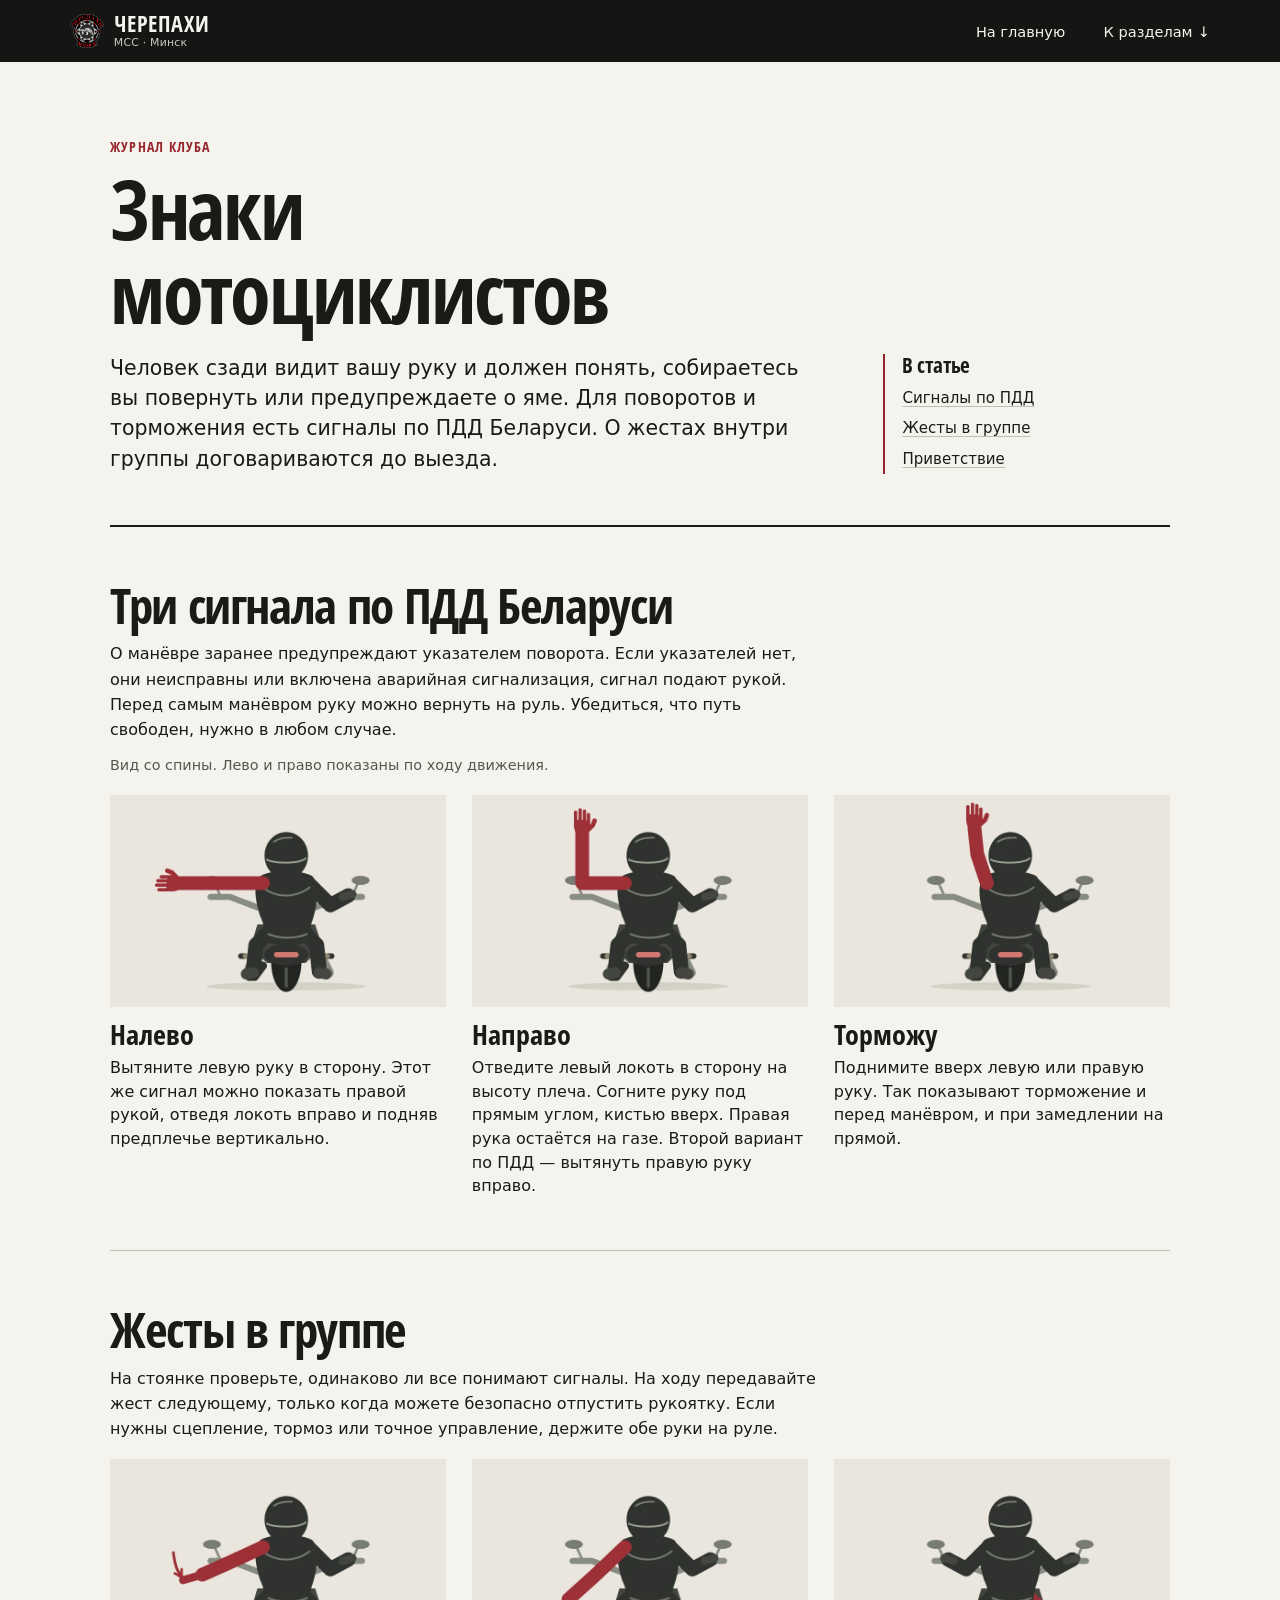
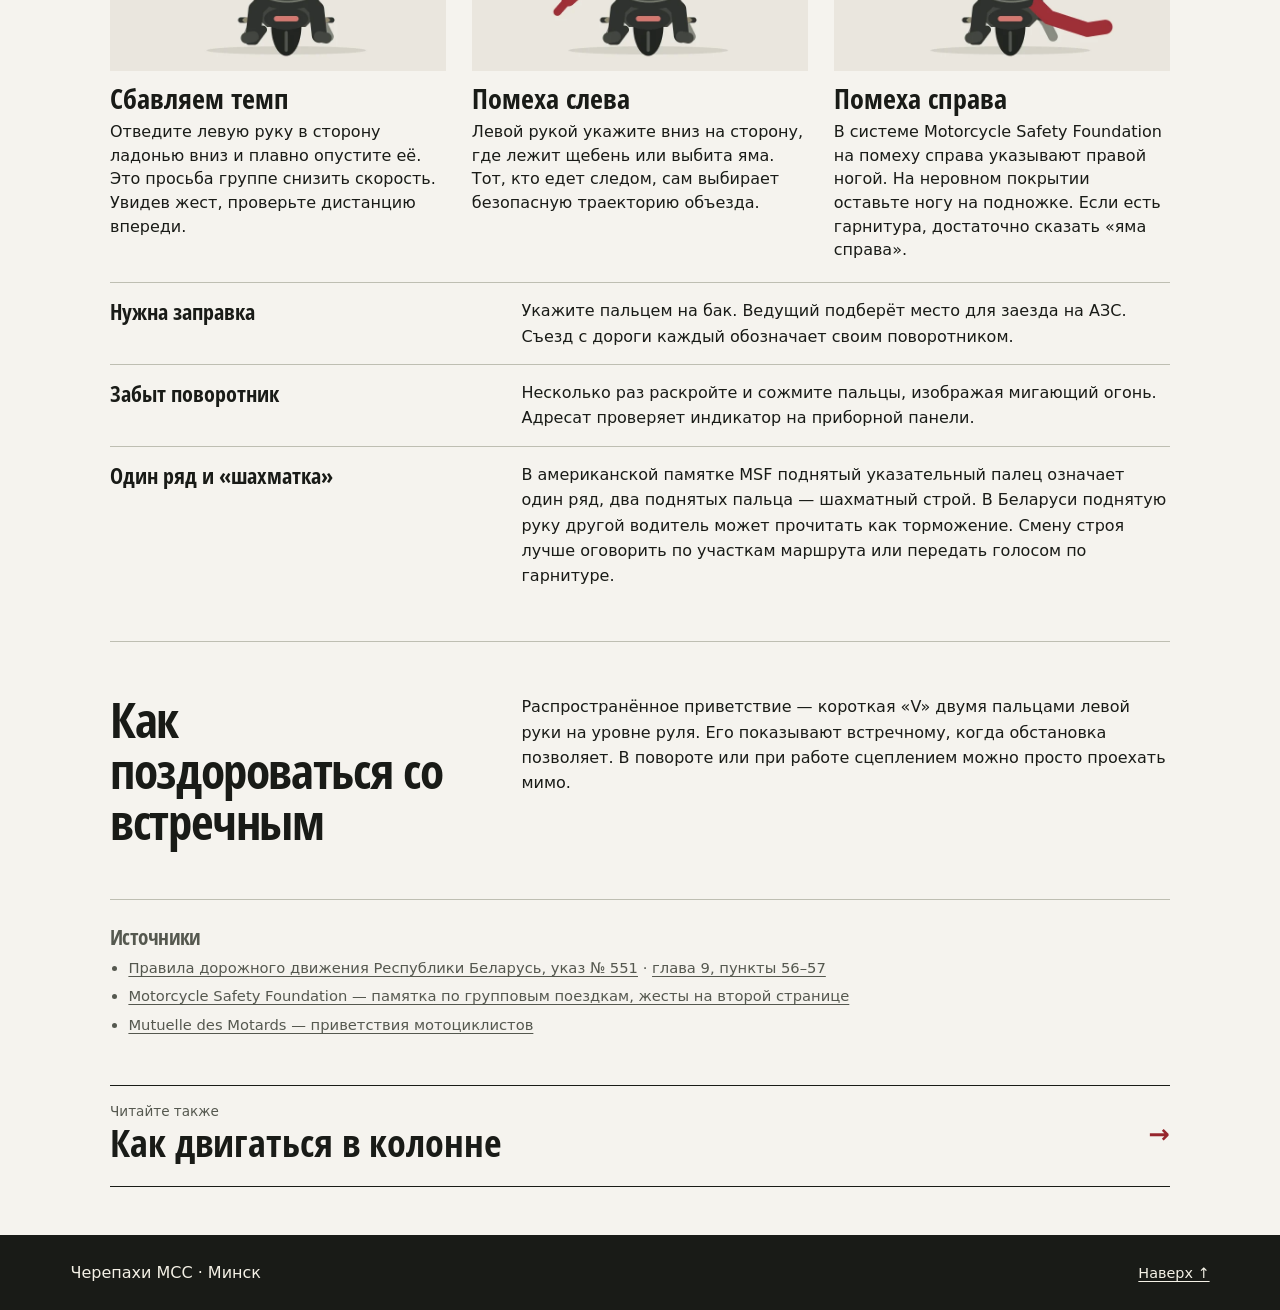
<file: signals/index.html>
<!doctype html>
<html lang="ru">
<head>
  <meta charset="utf-8">
  <meta name="viewport" content="width=device-width, initial-scale=1">
  <meta name="theme-color" content="#f5f3ee">
  <title>Знаки мотоциклистов — Черепахи MCC</title>
  <meta name="description" content="Налево, направо, торможу. Схемы сигналов рукой по ПДД Беларуси и жесты для поездки в группе. Вид с мотоцикла, который едет следом.">
  <meta property="og:type" content="article">
  <meta property="og:locale" content="ru_BY">
  <meta property="og:title" content="Знаки мотоциклистов — Черепахи MCC">
  <meta property="og:description" content="Три сигнала по ПДД Беларуси и жесты, о которых договариваются перед выездом.">
  <meta property="og:image" content="https://orkesterro-collab.github.io/Cherepahi-by/assets/riding/right.webp">
  <meta property="og:image:alt" content="Мотоциклист со спины показывает правый поворот согнутой левой рукой">
  <link rel="icon" href="../assets/club-crest.webp">
  <link rel="preload" as="font" href="../assets/club-condensed.woff" type="font/woff" crossorigin>
  <link rel="stylesheet" href="../history/history.css">
  <link rel="stylesheet" href="../riding.css">
</head>
<body>
  <a class="skip" href="#article">К статье</a>
  <header class="mast"><div class="shell mast-inner">
    <a class="brand" href="../"><img src="../assets/club-crest.webp" width="40" height="41" alt=""><span><strong>Черепахи</strong><small>MCC · Минск</small></span></a>
    <nav aria-label="Навигация"><a href="../">На главную</a><a href="#contents">К разделам <span aria-hidden="true">↓</span></a></nav>
  </div></header>

  <main id="article"><article class="shell riding-guide">
    <header class="guide-cover">
      <div>
        <p class="period">Журнал клуба</p>
        <h1>Знаки мотоциклистов</h1>
        <p class="guide-lead">Человек сзади видит вашу руку и должен понять, собираетесь вы повернуть или предупреждаете о яме. Для поворотов и торможения есть сигналы по ПДД Беларуси. О жестах внутри группы договариваются до выезда.</p>
      </div>
      <nav id="contents" class="guide-index" aria-label="Содержание статьи">
        <h2>В статье</h2>
        <a href="#road-signals">Сигналы по ПДД</a>
        <a href="#group-signals">Жесты в группе</a>
        <a href="#greeting">Приветствие</a>
      </nav>
    </header>

    <section id="road-signals" class="guide-section" aria-labelledby="road-heading">
      <h2 id="road-heading">Три сигнала по ПДД Беларуси</h2>
      <p>О манёвре заранее предупреждают указателем поворота. Если указателей нет, они неисправны или включена аварийная сигнализация, сигнал подают рукой. Перед самым манёвром руку можно вернуть на руль. Убедиться, что путь свободен, нужно в любом случае.</p>
      <p class="diagram-note">Вид со спины. Лево и право показаны по ходу движения.</p>
      <div class="signal-grid">
        <div class="signal-entry">
          <img src="../assets/riding/left.webp" width="732" height="462" alt="Левая рука вытянута горизонтально влево.">
          <div><h3>Налево</h3><p>Вытяните левую руку в сторону. Этот же сигнал можно показать правой рукой, отведя локоть вправо и подняв предплечье вертикально.</p></div>
        </div>
        <div class="signal-entry">
          <img src="../assets/riding/right.webp" width="732" height="462" alt="Левый локоть отведён влево, предплечье поднято вверх под прямым углом.">
          <div><h3>Направо</h3><p>Отведите левый локоть в сторону на высоту плеча. Согните руку под прямым углом, кистью вверх. Правая рука остаётся на газе. Второй вариант по ПДД — вытянуть правую руку вправо.</p></div>
        </div>
        <div class="signal-entry">
          <img src="../assets/riding/brake.webp" width="732" height="462" alt="Левая рука поднята целиком над плечом.">
          <div><h3>Торможу</h3><p>Поднимите вверх левую или правую руку. Так показывают торможение и перед манёвром, и при замедлении на прямой.</p></div>
        </div>
      </div>
    </section>

    <section id="group-signals" class="guide-section" aria-labelledby="group-heading">
      <h2 id="group-heading">Жесты в группе</h2>
      <p>На стоянке проверьте, одинаково ли все понимают сигналы. На ходу передавайте жест следующему, только когда можете безопасно отпустить рукоятку. Если нужны сцепление, тормоз или точное управление, держите обе руки на руле.</p>
      <div class="signal-grid">
        <div class="signal-entry">
          <img src="../assets/riding/slow.webp" width="732" height="462" loading="lazy" alt="Левая рука отведена в сторону, стрелка показывает плавное движение ладонью вниз.">
          <div><h3>Сбавляем темп</h3><p>Отведите левую руку в сторону ладонью вниз и плавно опустите её. Это просьба группе снизить скорость. Увидев жест, проверьте дистанцию впереди.</p></div>
        </div>
        <div class="signal-entry">
          <img src="../assets/riding/hazard-left.webp" width="732" height="462" loading="lazy" alt="Левая рука указывает вниз и влево, в сторону помехи.">
          <div><h3>Помеха слева</h3><p>Левой рукой укажите вниз на сторону, где лежит щебень или выбита яма. Тот, кто едет следом, сам выбирает безопасную траекторию объезда.</p></div>
        </div>
        <div class="signal-entry">
          <img src="../assets/riding/hazard-right.webp" width="732" height="462" loading="lazy" alt="Обе руки на руле, правая нога указывает вправо на сторону помехи.">
          <div><h3>Помеха справа</h3><p>В системе Motorcycle Safety Foundation на помеху справа указывают правой ногой. На неровном покрытии оставьте ногу на подножке. Если есть гарнитура, достаточно сказать «яма справа».</p></div>
        </div>
      </div>
      <dl class="riding-list">
        <div><dt>Нужна заправка</dt><dd>Укажите пальцем на бак. Ведущий подберёт место для заезда на АЗС. Съезд с дороги каждый обозначает своим поворотником.</dd></div>
        <div><dt>Забыт поворотник</dt><dd>Несколько раз раскройте и сожмите пальцы, изображая мигающий огонь. Адресат проверяет индикатор на приборной панели.</dd></div>
        <div><dt>Один ряд и «шахматка»</dt><dd>В американской памятке MSF поднятый указательный палец означает один ряд, два поднятых пальца — шахматный строй. В Беларуси поднятую руку другой водитель может прочитать как торможение. Смену строя лучше оговорить по участкам маршрута или передать голосом по гарнитуре.</dd></div>
      </dl>
    </section>

    <section id="greeting" class="guide-section prose-section" aria-labelledby="greeting-heading">
      <h2 id="greeting-heading">Как поздороваться со встречным</h2>
      <p>Распространённое приветствие — короткая «V» двумя пальцами левой руки на уровне руля. Его показывают встречному, когда обстановка позволяет. В повороте или при работе сцеплением можно просто проехать мимо.</p>
    </section>

    <aside class="guide-sources" aria-label="Источники статьи">
      <h2>Источники</h2>
      <ul>
        <li><a href="https://pravo.by/document/?guid=3961&amp;p0=P30500551">Правила дорожного движения Республики Беларусь, указ № 551</a> · <a href="https://propdd.by/theory/glava-9">глава 9, пункты 56–57</a></li>
        <li><a href="https://msf-usa.org/wp-content/uploads/2023/03/group-riding.pdf">Motorcycle Safety Foundation — памятка по групповым поездкам, жесты на второй странице</a></li>
        <li><a href="https://www.mutuelledesmotards.fr/conseils/signes-motards-lecon-de-codes">Mutuelle des Motards — приветствия мотоциклистов</a></li>
      </ul>
    </aside>
    <a class="related-guide" href="../group-riding/"><span>Читайте также</span><strong>Как двигаться в колонне</strong><b aria-hidden="true">→</b></a>
  </article></main>
  <footer><div class="shell"><span>Черепахи MCC · Минск</span><a href="#article">Наверх ↑</a></div></footer>
</body>
</html>
</file>
<file: scene.css>
:root { color-scheme: dark; font-family: system-ui,-apple-system,BlinkMacSystemFont,"Segoe UI",sans-serif; background: #10100f; }
* { box-sizing: border-box; }
[hidden] { display: none !important; }
html, body { margin: 0; width: 100%; }
html:not([data-unlocked]), html:not([data-unlocked]) body { height: 100%; overflow: hidden; overscroll-behavior: none; }
html[data-unlocked] { overflow-x: clip; }
button { appearance: none; -webkit-appearance: none; font: inherit; color: inherit; cursor: pointer; touch-action: manipulation; -webkit-tap-highlight-color: transparent; }
:where(button,a,input,select,textarea,summary):focus-visible { outline: 2px solid #c97f38; outline-offset: 3px; }
#ride { position: relative; isolation: isolate; container-type: size; height: 100vh; height: 100dvh; width: 100%; overflow: hidden; background: #10100f; --daylight: 2s ease-in-out; }
#road-world, #ride-pose, #camera, .plate, #controls, #ride-title { position: absolute; inset: 0; width: 100%; height: 100%; }
#road-world { z-index: 0; overflow: hidden; pointer-events: none; visibility: hidden; }
:root[data-scene-ready] #road-world { visibility: visible; }
#road-world picture { display: block; position: absolute; inset: 0; transform-origin: 50% 23.5%; transition: transform .8s ease-out; }
:root[data-revving] #road-world picture { transform: scale(1.012); }
/* Both crops share the lead rider's helmet at 24.24% of the photograph. */
#road-world img { position: absolute; display: block; left: 50%; top: 23.5%; width: max(100%, min(165cqw, 85cqh), 55cqh); max-width: none; height: auto; transform: translate(-50%, -24.24%); }
@media (orientation: landscape) {
  #road-world img { width: max(100%, 228.6cqh); }
}
#ride-pose { z-index: 1; pointer-events: none; }
#camera { isolation: isolate; }
.plate { display: block; pointer-events: none; }
#day-bike { z-index: 0; }
/* Dissolve a single opaque plate over the lit cockpit and road beneath it. */
#night { z-index: 1; opacity: 1; transition: opacity .3s ease-out; }
:root[data-stage="running"] #night { opacity: 0; transition: opacity var(--daylight); }
.part { position: absolute; display: block; pointer-events: none; user-select: none; -webkit-user-select: none; }
#grip-skin { z-index: 2; transform-origin: 0 0; visibility: hidden; }
#throttle:disabled { pointer-events: none; cursor: default; }
#dial, #travel-dial, #speed-needle { z-index: 2; opacity: 0; transition: opacity .25s; }
:root[data-key-on] #dial { opacity: 1; transition: opacity .4s ease .07s; }
:root[data-stage="running"][data-bike-ready] #dial { opacity: 0; transition: opacity var(--daylight); }
:root[data-stage="running"][data-bike-ready] #travel-dial { opacity: 1; transition: opacity var(--daylight); }
:root[data-stage="running"][data-bike-ready] #speed-needle { opacity: 1; }
#speed-needle { transform-origin: center; transform: rotate(0); transition: opacity .35s, transform .6s; }
:root[data-stage="running"] #speed-needle { transform: rotate(105deg); transition: opacity var(--daylight), transform 2.7s cubic-bezier(.24,.58,.36,1); }
:root[data-stage="running"][data-revving] #speed-needle { transform: rotate(113deg); transition: opacity var(--daylight), transform .6s ease; }
#neutral { z-index: 3; display: grid; place-items: center; border-radius: 28%; color: #b5ffac; opacity: 0; }
#neutral b { font: 700 var(--lamp-size,14px)/1 Arial,sans-serif; text-shadow: 0 0 .15em #78ff82, 0 0 .45em #2bff42; }
:root[data-key-on]:not([data-stage="running"]) #neutral { opacity: 1; background: radial-gradient(ellipse,#164523dc,#0b2010cc 76%); box-shadow: 0 0 5px #42e36766, 0 0 12px #50eb5a36; transition: opacity .18s; }
#run-lamp { z-index: 3; opacity: 0; border-radius: 50%; }
:root[data-key-on] #run-lamp { opacity: 1; background: radial-gradient(circle at 40% 34%,#ffd0b4 1%,#fa6852 20%,#d12a22 49%,#681612 83%); box-shadow: 0 0 0 1px #371a17,0 0 5px #ff3822b3,0 0 12px #ef312760; }
:root[data-run-switch] #run-lamp { background: radial-gradient(circle at 40% 34%,#deffc9 1%,#91f576 20%,#39c94d 49%,#195e2d 83%); box-shadow: 0 0 0 1px #26351e,0 0 5px #4eff6499,0 0 11px #45ee5755; }
#rocker-face { opacity: 0; z-index: 3; transition: opacity .09s ease-out; }
:root[data-run-switch] #rocker-face { opacity: 1; }
#starter-cap { border-radius: 50%; background: radial-gradient(ellipse at 46% 38%,#0001,#0007 75%,#120d0a99); box-shadow: inset 0 1px 3px #000c; z-index: 4; opacity: 0; transition: opacity 90ms; }
:root[data-starter-down] #starter-cap { opacity: 1; }
#key-prop { z-index: 4; opacity: 0; transform: rotate(0); transition: transform .38s cubic-bezier(.23,.75,.26,1.12); }
.key-body { display: block; width: 100%; height: 100%; }
.key-fob { position: absolute; display: block; max-width: none; transform: rotate(0); transition: transform .58s cubic-bezier(.16,.85,.3,1.31); }
:root[data-scene-ready] #key-prop { opacity: 1; }
:root[data-key-on] #key-prop { transform: rotate(43deg); }
:root[data-key-on] .key-fob { transform: rotate(-38deg); }
#controls { z-index: 5; pointer-events: none; }
.hotspot { position: absolute; border: 0; padding: 0; background: transparent; pointer-events: auto; border-radius: 22%; touch-action: pan-y; }
#ride-title { z-index: 3; visibility: hidden; opacity: 0; pointer-events: none; text-align: center; color: #fff; }
:root[data-in-club] #ride-title { visibility: visible; opacity: 1; transition: opacity .5s ease-in-out; }
.ride-crest, .ride-motto, .scroll-cue { position: absolute; left: 50%; transform: translateX(-50%); }
.ride-crest { top: max(.9cqh,env(safe-area-inset-top)); height: min(22cqh,43cqw); width: auto; filter: drop-shadow(0 1px 2px #0008); }
.ride-motto { bottom: max(8.2cqh,calc(env(safe-area-inset-bottom) + 48px)); margin: 0; font: bold min(7.3cqw,3.9cqh)/1.03 Georgia,"Times New Roman",serif; text-transform: uppercase; letter-spacing: .015em; text-shadow: 0 2px 4px #000, 0 0 12px #000c; }
.ride-motto span { display: block; }
.ride-motto small { display: block; margin-bottom: .55em; font: 700 clamp(.72rem,1.75cqh,1rem)/1.2 system-ui,sans-serif; letter-spacing: .09em; white-space: nowrap; }
.scroll-cue { bottom: max(1.8cqh,env(safe-area-inset-bottom)); width: 48px; height: 44px; display: grid; place-items: center; color: #fff; border-radius: 6px; }
:root[data-in-club] .scroll-cue { pointer-events: auto; }
.scroll-cue svg { width: 30px; height: 30px; filter: drop-shadow(0 1px 3px #000); }
@media (orientation: landscape) {
  .ride-motto { font-size: min(3.65cqh,34px); }
}
.utility { position: fixed; right: max(13px,env(safe-area-inset-right)); bottom: max(13px,env(safe-area-inset-bottom)); width: 47px; height: 47px; display: grid; place-items: center; background: #151715e8; border: 1px solid #c7c2b87d; border-radius: 50%; color: #f7f2e9; z-index: 20; }
.utility svg { display: block; width: 20px; height: 20px; }
.utility .slash, .utility[aria-pressed="false"] .waves { display: none; }
.utility[aria-pressed="false"] .slash { display: block; }
:root[data-stage="cranking"] #camera { animation: starter-pulse .14s linear infinite; }
:root[data-stage="running"] #camera { animation: idle-pulse .81s linear infinite; }
@keyframes starter-pulse { 0%,100% { transform: translate(0,0); } 36% { transform: translate(.32px,.65px); } 70% { transform: translate(-.28px,-.48px); } }
@keyframes idle-pulse { 0%,19%,42%,64%,87%,100% { transform: translate(0,0); } 8%,55% { transform: translate(.17px,.38px); } 28%,74% { transform: translate(-.16px,-.27px); } }
.sr-only { position: absolute; width: 1px; height: 1px; padding: 0; margin: -1px; overflow: hidden; clip-path: inset(50%); white-space: nowrap; }
.fallback { position: absolute; inset: auto 1rem 2rem; text-align: center; color: #efede4; }
@media (prefers-reduced-motion: reduce) {
  *, *::before { scroll-behavior: auto !important; }
  #camera { animation: none !important; }
  #road-world picture { transform: none !important; }
  #key-prop, .key-fob { transition: none; }
  #speed-needle { transition-property: opacity !important; }
}
</file>
<file: club.css>
@font-face {
  font-family: 'Open Sans Condensed'; src: url('assets/club-condensed.woff') format('woff');
  font-weight: 700; font-display: swap;
}
:root {
  --ink: #151615; --muted: #52534f; --paper: #f5f3ee; --metal: #c8c9c3;
  --red: #a6222b; --display: 'Open Sans Condensed', 'Arial Narrow', sans-serif;
}
#club-content { color: var(--ink); background: var(--paper); color-scheme: light; line-height: 1.55; }
#club-content *, #lightbox * { min-width: 0; }
#club-content a { color: inherit; }
.wrap { width: min(1152px, 87.5%); margin-inline: auto; }
.club-bar { position: sticky; top: 0; z-index: 15; background: #131413; color: #f3f0e9; border-bottom: 1px solid #494940; }
.bar-inner { display: flex; align-items: center; justify-content: space-between; gap: 24px; min-height: 74px; }
.club-name { display: inline-flex; align-items: center; gap: .75rem; line-height: 1; text-decoration: none; }
.club-name img { object-fit: contain; width: 40px; height: 42px; }
.club-name strong { display: block; font: 700 1.47rem/.95 var(--display); letter-spacing: .04em; text-transform: uppercase; }
.club-name small { display: block; font-size: .75rem; margin-top: .35rem; letter-spacing: .035em; color: #c7c7bd; }
#club-nav { display: flex; gap: clamp(12px,1.65vw,25px); align-items: center; }
#club-nav a, #menu-toggle { display: inline-flex; min-height: 44px; align-items: center; text-decoration: none; font-size: .94rem; }
#club-nav a:hover { color: #ffa1a0; }
#menu-toggle { display: none; background: none; border: 0; padding: 0; gap: 9px; }
#menu-toggle span { width: 16px; height: 7px; border-block: 1px solid currentColor; }
.chapter { padding-block: clamp(52px, 6.4vw, 98px); scroll-margin-top: 70px; }
.chapter h2 { margin: 0; font: 700 clamp(3.25rem,6.6vw,6rem)/.98 var(--display); letter-spacing: -.045em; }
.chapter p { margin: 1.08rem 0 0; max-width: 48ch; }
.chapter p.kicker { margin: 0 0 1.05rem; color: var(--red); font: 700 .84rem/1.3 var(--display); letter-spacing: .13em; text-transform: uppercase; }
.chapter p.intro { font-size: clamp(1.16rem,1.55vw,1.55rem); line-height: 1.42; letter-spacing: -.02em; }
.about-layout { display: grid; align-items: center; grid-template-columns: .96fr 1.04fr; gap: clamp(35px,8vw,122px); }
.about-copy > p:not(.intro):not(.kicker) { color: var(--muted); }
.text-link { display: inline-block; text-decoration-thickness: 1px; text-underline-offset: .24em; font-weight: 650; padding: .55rem 0; }
#club-content .text-link:hover, #club-content footer a:hover { color: var(--red); }
.club-portrait, .gallery-grid figure { margin: 0; }
.club-portrait img { display: block; width: 100%; height: auto; aspect-ratio: 1.56; object-fit: cover; object-position: 47% 65%; }
.club-portrait figcaption, .gallery-grid figcaption { font-size: .85rem; padding-top: .55rem; }
.club-portrait figcaption { color: var(--muted); }
.club-guide { padding-top: 0; }
.club-guide > .wrap { border-top: 1px solid #c0c0b6; padding-top: clamp(38px,5vw,72px); }
.guide-heading, .club-types { display: grid; grid-template-columns: repeat(2, minmax(0,1fr)); column-gap: clamp(32px,6vw,84px); }
.guide-heading { align-items: end; margin-bottom: clamp(24px,3vw,44px); }
.guide-heading h2 { font-size: clamp(2.75rem,4.8vw,4.4rem); max-width: 14ch; }
.guide-heading p { margin: 0; color: var(--muted); }
.club-way { background: #eae8df; }
.club-exchange, .club-council { display: grid; grid-template-columns: repeat(2,minmax(0,1fr)); gap: .8rem clamp(32px,6vw,84px); }
.club-exchange > div, .club-council { border-top: 1px solid #b7b8ac; padding-top: clamp(16px,2.1vw,28px); }
.club-way h3 { margin: 0; font: 700 clamp(1.55rem,2.3vw,2.2rem)/1.1 var(--display); }
.club-exchange p, .club-council p { margin: .7rem 0 0; max-width: 55ch; }
.club-council { margin-top: clamp(26px,3.4vw,46px); }
.club-council p { margin-top: 0; }
.club-roles { margin-top: .5rem; scroll-margin-top: 80px; }
.club-roles summary { width: fit-content; cursor: pointer; padding: .6rem 0; color: var(--red); font-weight: 650; }
.club-roles dl { margin: 0; }
.club-roles dl > div { border-top: 1px solid #c3c4b8; padding-block: .55rem; }
.club-roles dt { font-weight: 650; }
.club-roles dd { margin: .12rem 0 0; }
.club-types { margin: 0; }
.club-types > div { border-top: 1px solid #c0c0b6; padding-block: clamp(16px,2.1vw,30px); }
.club-types dt { display: flex; align-items: baseline; flex-wrap: wrap; gap: 0 .7rem; font: 700 clamp(1.35rem,2vw,1.85rem)/1.15 var(--display); }
.type-code { color: var(--red); font-size: 1.32em; white-space: nowrap; }
.club-types dd { margin: 0; max-width: 55ch; }
.type-name { display: block; margin: .25rem 0 .55rem; color: var(--muted); font-size: .875rem; }
.guide-sources { border-top: 1px solid #c0c0b6; color: var(--muted); }
.guide-sources summary { width: fit-content; padding: .7rem .15rem; cursor: pointer; font-weight: 600; }
.guide-sources ul { margin: 0; padding: 0 0 .5rem 1.3rem; }
.guide-sources li { margin-top: .25rem; }
.guide-sources a { text-underline-offset: .2em; }
#club-content .guide-sources a:hover { color: var(--red); }
.history-teaser { background: #e8e6dd; }
.history-teaser .guide-heading { margin-bottom: 1.4rem; }
.history-teaser .guide-heading h2 { max-width: 17ch; }
.history-teaser .text-link { margin-top: .45rem; }
.history-teaser figure { margin: 0; }
.history-teaser figure img { display: block; width: 100%; height: auto; }
.history-teaser figcaption { margin-top: .55rem; color: var(--muted); font-size: .8rem; }
.journal-layout { display: grid; grid-template-columns: minmax(0,.75fr) minmax(0,1.25fr); gap: 1rem clamp(32px,6vw,84px); align-items: start; }
.journal h2 { font-size: clamp(2.75rem,4.8vw,4.4rem); }
.journal-links { border-bottom: 1px solid #b7b8ac; }
.journal-links a { display: flex; align-items: center; justify-content: space-between; gap: 1rem; padding: 1rem 0; border-top: 1px solid #b7b8ac; text-decoration: none; }
.journal-links strong { display: block; font: 700 clamp(1.55rem,2.5vw,2.4rem)/1.15 var(--display); }
.journal-links small { display: block; margin-top: .28rem; font-size: .94rem; line-height: 1.45; color: var(--muted); }
.journal-links b { color: var(--red); font-size: 1.4rem; }
.journal-links a:hover strong { color: var(--red); text-decoration: underline; text-underline-offset: .16em; }
.gallery { background: #191a18; color: #f5f3ed; color-scheme: dark; }
.gallery-heading, .rides-heading { display: flex; justify-content: space-between; align-items: baseline; gap: 24px; margin-bottom: clamp(25px,3.4vw,50px); }
.gallery-scroll { display: none; }
.gallery-grid { display: grid; grid-template-columns: 1.45fr 1fr 1fr; gap: 22px 19px; }
.gallery-grid figure:first-child { grid-row: span 2; display: flex; flex-direction: column; }
.gallery-grid figure:first-child .photo { flex: 1; }
.photo { display: block; width: 100%; overflow: hidden; border: 0; padding: 0; background: #272825; cursor: zoom-in; }
.photo img { display: block; width: 100%; height: 100%; aspect-ratio: 1.55; object-fit: cover; object-position: 50% 62%; transition: transform .3s ease-out; }
.gallery-grid figure:first-child img { aspect-ratio: auto; }
@media (hover: hover) { .photo:hover img { transform: scale(1.035); } }
.gallery-grid figcaption { color: #d4d2c8; }
.rides { background: #e7e7df; }
.rides-heading p { margin: 0; font-size: .95rem; line-height: 1.45; color: var(--muted); }
.routes { border-top: 1px solid #93968c; }
.routes details { border-bottom: 1px solid #b7baae; }
.routes summary { list-style: none; display: grid; grid-template-columns: 1fr 3.8fr 22px; align-items: center; gap: 16px; cursor: pointer; padding: clamp(18px,2.2vw,32px) 2px; }
.routes summary::-webkit-details-marker { display: none; }
.routes .duration { color: var(--red); font: 700 clamp(1.01rem,1.7vw,1.48rem)/1.15 var(--display); }
.routes summary strong { font: 700 clamp(1.55rem,3vw,2.8rem)/1.05 var(--display); letter-spacing: -.02em; }
.routes summary i { position: relative; width: 16px; height: 16px; }
.routes summary i::after, .routes summary i::before { content: ''; position: absolute; width: 16px; height: 1.5px; top: 7px; background: currentColor; }
.routes summary i::after { transform: rotate(90deg); }
.routes details[open] i::after { display: none; }
.route-body { margin: -2px 0 24px 21%; max-width: 51ch; }
.route-body p { margin: 0 0 .3rem; }
#club-content :focus-visible { outline: 2px solid #ae252e; outline-offset: 3px; }
#club-content :is(.club-bar,.gallery) :focus-visible, #lightbox :focus-visible { outline-color: #ffaba3; }
#club-content footer { background: #111210; border-top: 1px solid #393b35; color: #c8c9c1; padding: 25px 0 max(36px,env(safe-area-inset-bottom)); }
.footer-inner { display: flex; align-items: center; flex-wrap: wrap; gap: 10px 26px; font-size: .9rem; padding-right: 40px; }
.footer-inner > span { margin-right: auto; }
.footer-inner a, .footer-inner button { color: inherit; border: 0; background: transparent; padding: 8px 0; text-underline-offset: .22em; text-decoration: underline; }
.icon-button { border: 1px solid #77796e; background: transparent; border-radius: 50%; color: #f4f2ec; width: 44px; height: 44px; display: inline-grid; place-items: center; padding: 0; }
.icon-button:disabled { opacity: .3; cursor: default; }
.chev::after { content: ''; width: 8px; height: 8px; border: solid currentColor; border-width: 1.5px 1.5px 0 0; transform: translateX(-1px) rotate(45deg); }
.chev.prev::after { transform: translateX(1px) rotate(-135deg); }
#lightbox { position: fixed; padding: max(56px,env(safe-area-inset-top)) 20px max(17px,env(safe-area-inset-bottom)); margin: auto; inset: 0; width: min(100vw,1250px); max-width: 100vw; height: fit-content; max-height: 100dvh; border: 0; background: #141513; color: #f4f2ed; overflow-y: auto; }
#lightbox::backdrop { background: #080908ed; }
body:has(#lightbox[open]) { overflow: hidden; }
#lightbox figure { margin: 0; text-align: center; }
#lightbox-img { display: block; width: 100%; height: 66vh; height: 66dvh; object-fit: contain; touch-action: pan-y; }
#lightbox-caption { margin-top: 11px; }
.close-photo { position: absolute; right: 12px; top: 8px; font-size: 1.65rem; line-height: 1; }
.lightbox-controls { display: flex; justify-content: center; align-items: center; gap: 20px; margin-top: 10px; }
#photo-count { font-variant-numeric: tabular-nums; }
@media (max-width: 830px) {
  .bar-inner { min-height: 62px; }
  #menu-toggle { display: inline-flex; }
  #club-nav { display: none; position: absolute; top: 100%; inset-inline: 0; background: #181917; padding: 8px 6.25vw 16px; border-bottom: 1px solid #4b4d43; }
  #club-nav.open { display: grid; gap: 0; }
  #club-nav a { width: 100%; border-top: 1px solid #3a3c35; padding: 8px 0; }
  .chapter { scroll-margin-top: 62px; }
  .about-layout { gap: 32px; }
}
@media (max-width: 720px) {
  .guide-heading, .club-types, .club-exchange, .club-council, .journal-layout { grid-template-columns: 1fr; }
  .guide-heading { row-gap: .85rem; }
  .club-exchange { row-gap: 1.5rem; }
}
@media (max-width: 640px) {
  .wrap { width: 89%; }
  .club-name img { width: 32px; height: 34px; }
  .club-name strong { font-size: 1.24rem; }
  .about-layout { grid-template-columns: 1fr; }
  .about-layout { gap: 22px; }
  .club-portrait img { aspect-ratio: 1.5; }
  .gallery-heading { align-items: flex-start; flex-wrap: wrap; gap: 14px; }
  .gallery-scroll { display: flex; gap: 7px; }
  .gallery-grid { grid-template-columns: none; grid-auto-flow: column; grid-auto-columns: 83%; gap: 11px; overflow-x: auto; margin-right: -6.18%; padding: 2px 6% 5px 0; scroll-snap-type: x mandatory; scrollbar-width: thin; scrollbar-color: #5d5e56 #21221e; }
  .gallery-grid figure:first-child { display: block; grid-row: auto; }
  .gallery-grid figure { scroll-snap-align: start; }
  .gallery-grid .photo img { aspect-ratio: 4/3; height: auto; }
  .gallery-grid figcaption { padding-bottom: 5px; }
  .rides-heading { display: block; }
  .rides-heading p { margin-top: 12px; }
  .routes summary { grid-template-columns: 56px 1fr 16px; gap: 9px; }
  .route-body { margin-left: 0; }
  .footer-inner { display: grid; justify-content: start; grid-template-columns: 1fr auto; gap: 0 14px; }
  .footer-inner > span { grid-column: 1 / -1; }
}
</file>
<file: history/history.css>
@font-face {
  font-family: 'Club Condensed';
  src: url('../assets/club-condensed.woff') format('woff');
  font-display: swap;
  font-weight: 700;
}
:root {
  color-scheme: light;
  --ink: #191b17;
  --paper: #f5f3ee;
  --muted: #55584f;
  --line: #bebeb2;
  --red: #96252c;
  --display: 'Club Condensed', 'Arial Narrow', sans-serif;
  font-family: system-ui, -apple-system, 'Segoe UI', sans-serif;
  color: var(--ink);
  background: var(--paper);
}
* { box-sizing: border-box; }
body { margin: 0; }
img { display: block; max-width: 100%; }
a { color: inherit; text-underline-offset: .18em; }
a:hover { color: var(--red); }
a:focus-visible, summary:focus-visible, button:focus-visible { outline: 3px solid #c34143; outline-offset: 3px; }
button { font: inherit; cursor: pointer; }
.shell { width: min(1160px, 89%); margin-inline: auto; }
.skip { position: fixed; top: -5rem; left: .5rem; z-index: 3; padding: .6rem 1rem; background: white; }
.skip:focus { top: .5rem; }
.mast { background: #151614; color: #f5f3ee; position: sticky; top: 0; z-index: 2; }
.mast-inner, .mast nav, .brand { display: flex; align-items: center; }
.mast-inner { min-height: 62px; justify-content: space-between; gap: .8rem; }
.mast nav { gap: clamp(.9rem, 3vw, 2.5rem); }
.mast a { text-decoration: none; }
.mast nav a { display: inline-flex; min-height: 44px; align-items: center; gap: .3rem; font-size: .91rem; }
.mast a:hover, footer a:hover { color: #ffa7a5; }
.brand { gap: .59rem; line-height: 1; }
.brand img { width: 34px; height: 36px; object-fit: contain; }
.brand strong, .brand small { display: block; }
.brand strong { font: 700 1.35rem/.98 var(--display); text-transform: uppercase; letter-spacing: .04em; }
.brand small { font-size: .68rem; letter-spacing: .02em; margin-top: .27rem; color: #cccac1; }
.cover { display: grid; grid-template-columns: minmax(0,.86fr) minmax(0,1.14fr); align-items: center; gap: clamp(1.8rem,4.8vw,5rem); padding-block: clamp(2.1rem,5.7vw,5.5rem) clamp(2.2rem,4vw,4rem); }
.cover-copy { padding-bottom: 1.2rem; }
.period { margin: 0 0 .8rem; color: var(--red); font: 700 1rem/1.15 var(--display); letter-spacing: .09em; }
.cover .period { text-transform: uppercase; }
h1,h2 { margin: 0; font: 700 clamp(2.15rem,4.5vw,4.35rem)/.99 var(--display); letter-spacing: -.028em; overflow-wrap: normal; }
h1 { font-size: clamp(2.5rem,4.9vw,4.6rem); line-height: .98; }
.lead { max-width: 41ch; margin: clamp(1.1rem,2vw,1.9rem) 0 1.3rem; font-size: clamp(1.1rem,1.55vw,1.34rem); line-height: 1.54; }
.cover-link { display: inline-flex; gap: .7rem; align-items: center; min-height: 44px; color: var(--red); font-weight: 650; }
#contents, .chapter { scroll-margin-top: 80px; }
.contents { border-block: 1px solid var(--line); display: flex; align-items: baseline; gap: clamp(1.3rem,4vw,3.9rem); padding: .95rem 0; }
.contents h2, .rights h2 { font-size: 1.65rem; letter-spacing: -.015em; }
.contents ol, .sources ul { margin: 0; }
.contents ol { display: flex; flex-wrap: wrap; column-gap: 1.35rem; padding: 0; list-style: none; }
.contents a { display: inline-block; font-size: .93rem; padding-block: .42rem; }
.chapter { padding-block: clamp(2.8rem,6.5vw,6.1rem); border-bottom: 1px solid var(--line); }
.chapter-intro { display: grid; grid-template-columns: minmax(0,.8fr) minmax(0,1.2fr); gap: clamp(1rem,5vw,6.3rem); margin-bottom: clamp(1.3rem,3.4vw,3rem); }
.chapter h2 { max-width: 15ch; }
.story { max-width: 66ch; }
.story p { margin: 0 0 .8rem; font-size: clamp(1.02rem,1.28vw,1.15rem); line-height: 1.6; }
.sources { font-size: .88rem; color: var(--muted); line-height: 1.6; }
.sources summary { cursor: pointer; width: fit-content; padding: .4rem 0; font-weight: 600; }
.sources ul { padding-left: 1.15rem; }
.contact-sheet { display: grid; grid-template-columns: repeat(3, minmax(0,1fr)); gap: clamp(1.6rem,3vw,2.8rem) clamp(1rem,2.1vw,2rem); align-items: start; }
.archive-photo { margin: 0; min-width: 0; }
.enlarge { display: block; background: #e4e2d9; cursor: zoom-in; }
.enlarge img { width: 100%; height: auto; }
.contact-sheet .enlarge { display: grid; place-items: center; aspect-ratio: 4/3; }
.contact-sheet .enlarge img { height: 100%; min-height: 0; object-fit: contain; }
.archive-photo figcaption { line-height: 1.45; padding-top: .65rem; }
.photo-date { display: block; color: var(--red); font: 700 1.08rem/1.25 var(--display); }
.photo-description { display: block; margin-top: .2rem; font-size: .94rem; }
.photo-credit { display: block; margin-top: .35rem; font-size: .78rem; line-height: 1.5; color: var(--muted); }
.photo-credit a { overflow-wrap: anywhere; }
.panorama { grid-column: 1 / -1; }
.panorama .enlarge { aspect-ratio: auto; }
.panorama .enlarge img { height: auto; }
#clubs .archive-photo:last-child { grid-column: span 2; }
#clubs .archive-photo:last-child .enlarge { aspect-ratio: auto; }
#clubs .archive-photo:last-child .enlarge img { height: auto; }
.rights { display: grid; grid-template-columns: .65fr 1fr 1fr; align-items: baseline; gap: 1.5rem 2.2rem; padding: clamp(2.3rem,5vw,4.5rem) 0; }
.rights p { margin: 0; color: var(--muted); font-size: .9rem; line-height: 1.6; }
footer { background: #191b17; color: #f4f1e6; }
footer .shell { display: flex; justify-content: space-between; align-items: center; min-height: 75px; gap: 1rem; }
footer a { font-size: .9rem; }
#viewer { width: min(1040px,95vw); max-width: 100%; max-height: 96vh; max-height: 96dvh; margin: auto; padding: 0; color: #f5f3ee; background: #171916; border: 1px solid #55564b; }
#viewer::backdrop { background: rgba(10,11,10,.88); }
.viewer-inner { padding: .7rem; }
.viewer-bar, .viewer-foot { display: flex; align-items: center; justify-content: space-between; gap: .8rem; }
.viewer-bar { padding-bottom: .5rem; }
#position { font-variant-numeric: tabular-nums; color: #deddd2; }
#viewer button { min-height: 44px; min-width: 44px; padding: .35rem .65rem; border: 1px solid #6b6c60; color: inherit; background: transparent; }
#viewer button:hover { background: #383b32; }
#close span { padding-left: .3rem; font-size: 1.08em; }
.viewer-image { display: grid; place-items: center; background: #0a0b0a; }
#large { height: min(59vh,600px); height: min(59dvh,600px); width: 100%; object-fit: contain; touch-action: pan-y pinch-zoom; }
.viewer-foot { align-items: flex-start; padding-top: .6rem; }
#legend { flex: 1; min-width: 0; line-height: 1.35; }
#legend .photo-date { color: #ffa7a5; }
#legend .photo-credit { color: #d1d1c8; }
#legend a:hover { color: white; }
#previous, #next { font-size: 1.4rem; line-height: 1; }
html:has(#viewer[open]) { overflow: hidden; }
@media (max-width: 860px) {
  .contact-sheet { grid-template-columns: repeat(2,minmax(0,1fr)); }
  .cover { grid-template-columns: minmax(0,.92fr) minmax(0,1.08fr); gap: 1.3rem; }
  h1 { font-size: clamp(2.2rem,4.9vw,3.9rem); }
  .rights { grid-template-columns: 1fr 1fr; }
  .rights h2 { grid-column: 1 / -1; }
}
@media (max-width: 680px) {
  .shell { width: calc(100% - 2rem); }
  .mast-inner { min-height: 54px; }
  .mast nav a { font-size: .84rem; }
  .cover, .chapter-intro, .rights { grid-template-columns: 1fr; }
  .cover { padding-top: 1.85rem; gap: 1.25rem; }
  .cover-copy { padding-bottom: 0; }
  h1 { max-width: 17ch; font-size: clamp(2.5rem,10.5vw,4rem); }
  .lead { margin: .9rem 0 .3rem; }
  .contents { display: block; }
  .contents ol { margin-top: .5rem; column-gap: 1.1rem; }
  .chapter-intro { gap: 1rem; }
  .chapter h2 { max-width: 20ch; }
  .rights { gap: .85rem; }
  .rights h2 { grid-column: auto; }
  .contact-sheet { gap: 1.4rem .85rem; }
  #contents, .chapter { scroll-margin-top: 68px; }
}
@media (max-width: 520px) {
  .contact-sheet { grid-template-columns: 1fr; }
  .contact-sheet .enlarge { aspect-ratio: auto; }
  .contact-sheet .enlarge img { height: auto; max-height: 72vh; object-fit: contain; }
  #clubs .archive-photo:last-child { grid-column: auto; }
  #viewer { width: calc(100% - .65rem); }
  .viewer-inner { padding: .5rem; }
  .viewer-foot { display: grid; grid-template-columns: 44px 1fr 44px; align-items: center; gap: .5rem; }
  #legend { grid-column: 1 / -1; grid-row: 2; }
  #next { grid-column: 3; }
  #large { height: 45vh; height: 45dvh; }
}
#full-size { margin-right: auto; padding-block: .5rem; font-size: .86rem; color: #deddd2; }
</file>
<file: riding.css>
.riding-guide.shell {
  width: min(1060px, 89%);
}
.guide-cover {
  display: grid;
  grid-template-columns: minmax(0, 1.6fr) minmax(200px, .66fr);
  align-items: end;
  gap: clamp(2rem, 6vw, 5.5rem);
  padding-block: clamp(2.5rem, 6vw, 5.4rem) clamp(1.8rem, 4vw, 3.4rem);
  border-bottom: 2px solid var(--ink);
}
.guide-cover .period {
  margin-bottom: .8rem;
  text-transform: uppercase;
  font-size: .85rem;
}
.riding-guide h1 {
  max-width: 18ch;
  font-size: clamp(3rem, 6.4vw, 5.7rem);
  line-height: 1.02;
}
.guide-lead {
  margin: 1.15rem 0 0;
  max-width: 53ch;
  font-size: clamp(1.08rem, 1.6vw, 1.3rem);
  line-height: 1.48;
}
.guide-index {
  border-left: 2px solid var(--red);
  padding-left: 1.1rem;
  scroll-margin-top: 82px;
}
.guide-index h2,
.riding-guide .guide-sources h2 {
  font: 700 1.3rem/1.15 var(--display);
  margin: 0 0 .35rem;
}
.guide-index a {
  display: block;
  width: fit-content;
  padding: .31rem 0;
  font-size: .94rem;
  line-height: 1.35;
  text-decoration-color: var(--line);
}
.guide-section {
  padding-block: clamp(1.8rem, 4.1vw, 3.7rem);
  border-bottom: 1px solid var(--line);
  scroll-margin-top: 76px;
}
.guide-section h2 {
  font-size: clamp(2rem, 3.8vw, 3.25rem);
  line-height: 1.04;
}
.guide-section h3 {
  margin: 0;
  font: 700 clamp(1.4rem, 2.2vw, 1.95rem)/1.11 var(--display);
}
.guide-section p,
.riding-list dd {
  margin: .7rem 0 0;
  max-width: 70ch;
  font-size: clamp(1rem, 1.12vw, 1.1rem);
  line-height: 1.58;
}
.prose-section {
  display: grid;
  grid-template-columns: minmax(0, .75fr) minmax(0, 1.4fr);
  gap: .8rem clamp(1.6rem, 5vw, 4.8rem);
}
.prose-section h2 { grid-row: 1 / span 2; }
.prose-section > p { grid-column: 2; margin: 0; }
.signal-grid, .formation-grid {
  display: grid;
  grid-template-columns: repeat(3, minmax(0, 1fr));
  gap: clamp(.9rem, 2vw, 1.65rem);
  margin-top: 1.1rem;
}
.formation-grid { grid-template-columns: repeat(2, minmax(0, 1fr)); }
.formation-grid figure { margin: 0; }
.signal-entry img, .formation-grid img {
  display: block;
  width: 100%;
  height: auto;
  margin-bottom: .75rem;
  background-color: #eae7de;
}
.signal-entry p, .formation-grid p {
  margin-top: .35rem;
  font-size: 1rem;
  line-height: 1.48;
}
.riding-guide .diagram-note {
  margin-top: .75rem;
  color: var(--muted);
  font-size: .9rem;
}
.riding-list { margin: 1.25rem 0 0; }
.riding-list > div {
  display: grid;
  grid-template-columns: minmax(0, .75fr) minmax(0, 1.4fr);
  gap: .4rem clamp(1.6rem, 5vw, 4.8rem);
  padding: .95rem 0;
  border-top: 1px solid var(--line);
}
.riding-list > div:last-child { padding-bottom: 0; }
.riding-list dt { font: 700 1.35rem/1.25 var(--display); }
.riding-list dd { margin: 0; }
.riding-guide .guide-sources {
  margin-top: 1.65rem;
  color: var(--muted);
}
.riding-guide .guide-sources ul {
  margin: .45rem 0 0;
  padding-left: 1.15rem;
  line-height: 1.55;
  font-size: .92rem;
}
.riding-guide .guide-sources li + li { margin-top: .35rem; }
.related-guide {
  display: grid;
  grid-template-columns: 1fr auto;
  align-items: center;
  column-gap: 1rem;
  padding: 1.1rem 0 1.3rem;
  margin-block: clamp(1.8rem, 4vw, 3rem);
  border-block: 1px solid var(--ink);
  text-decoration: none;
}
.related-guide span { grid-column: 1; font-size: .85rem; color: var(--muted); }
.related-guide strong { grid-column: 1; font: 700 clamp(1.65rem, 3vw, 2.5rem)/1.2 var(--display); }
.related-guide b { grid-column: 2; grid-row: 1 / span 2; font-size: 1.6rem; color: var(--red); }
@media (max-width: 720px) {
  .riding-guide.shell { width: calc(100% - 2rem); }
  .guide-cover { grid-template-columns: 1fr; gap: 1.2rem; padding-block: 1.7rem; }
  .riding-guide h1 { font-size: clamp(2.5rem, 8.6vw, 3.6rem); }
  .guide-lead { margin-top: .75rem; }
  .guide-index { display: flex; flex-wrap: wrap; gap: 0 1rem; padding-left: .75rem; }
  .guide-index h2 { flex-basis: 100%; }
  .guide-index a { padding-block: .38rem; }
  .prose-section { display: block; }
  .prose-section > p { margin-top: .7rem; }
  .riding-list > div { grid-template-columns: 1fr; }
}
@media (max-width: 600px) {
  .signal-grid { grid-template-columns: 1fr; gap: .95rem; }
  .signal-entry { display: grid; grid-template-columns: minmax(88px, .62fr) minmax(0, 1.2fr); gap: .8rem; align-items: start; }
  .signal-entry img { margin: .15rem 0 0; }
  .formation-grid { grid-template-columns: 1fr; gap: 1.35rem; }
  .guide-section, .guide-index { scroll-margin-top: 66px; }
}
@media print {
  .mast, .skip, .guide-index, .related-guide, footer { display: none; }
  .guide-cover { display: block; padding-block: .5rem; }
  .guide-section { padding-block: .9rem; }
  .signal-entry, .formation-grid figure { break-inside: avoid; }
}
</file>
